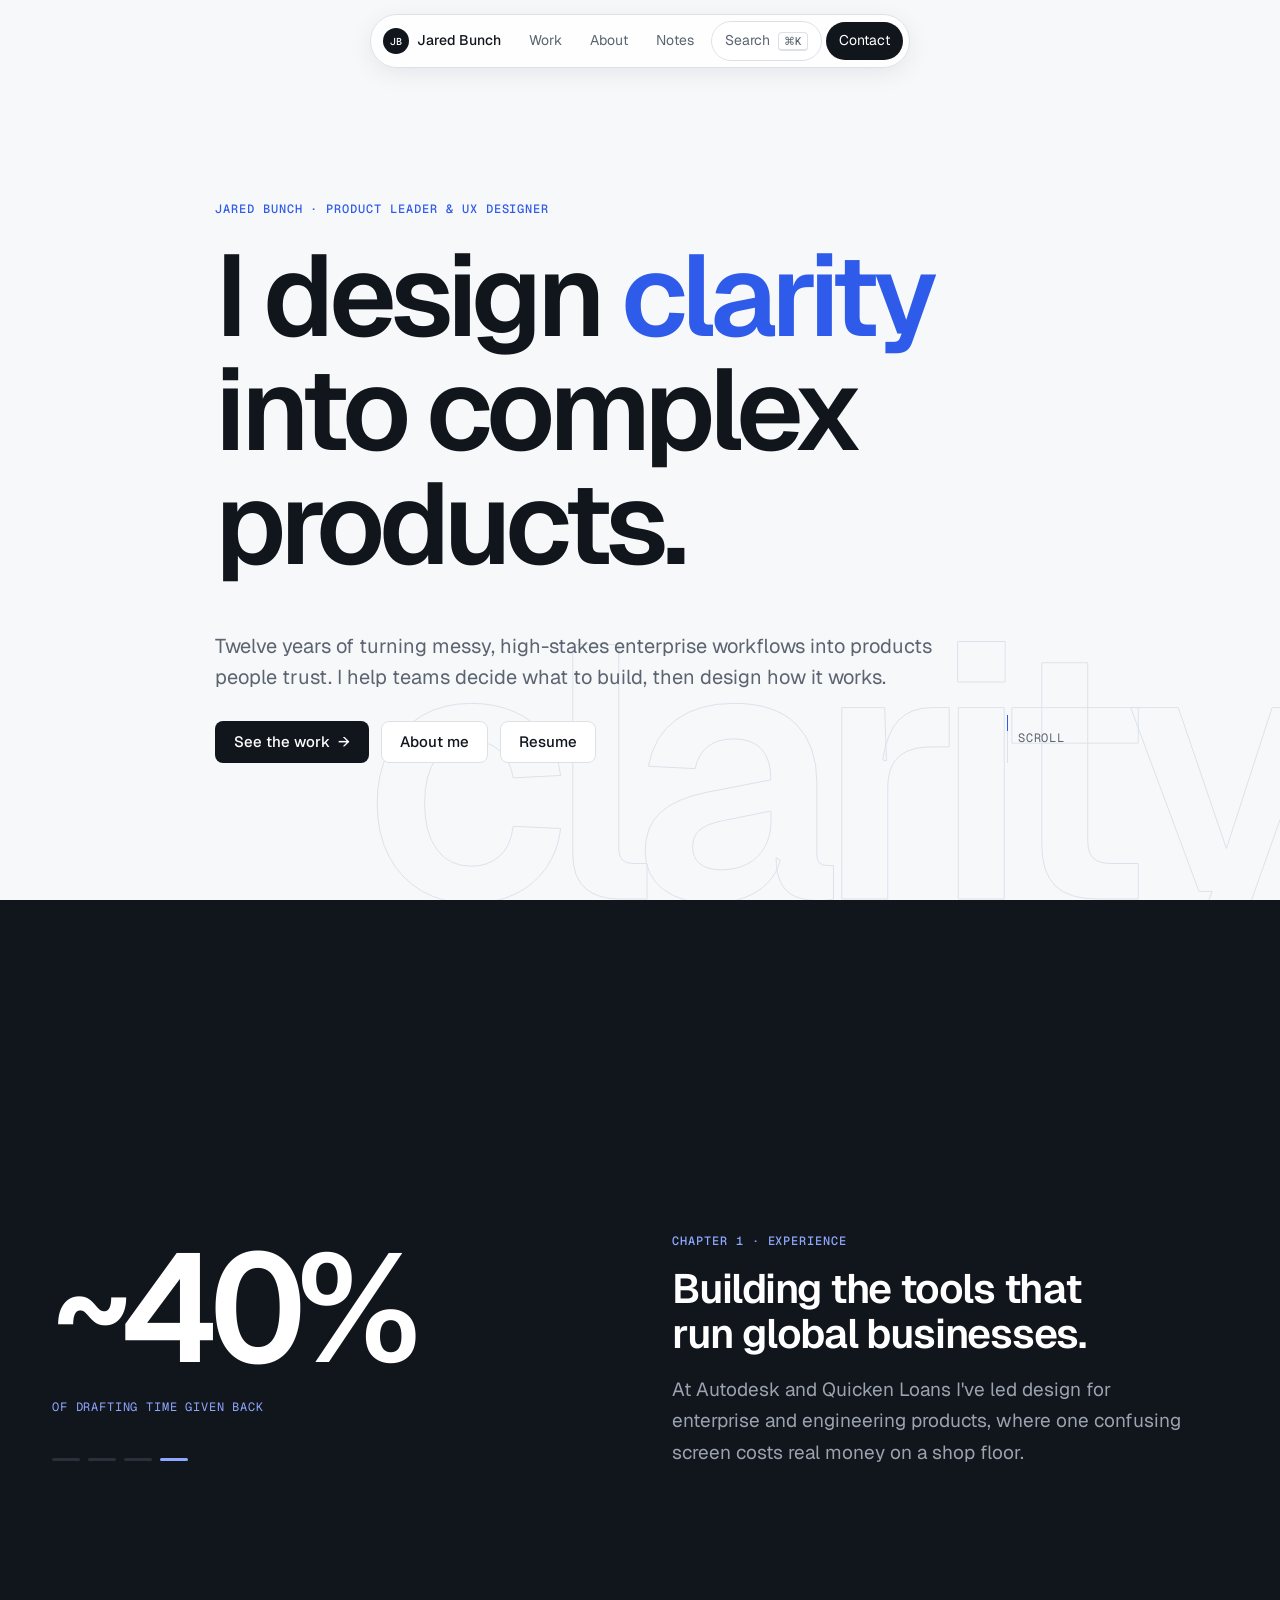
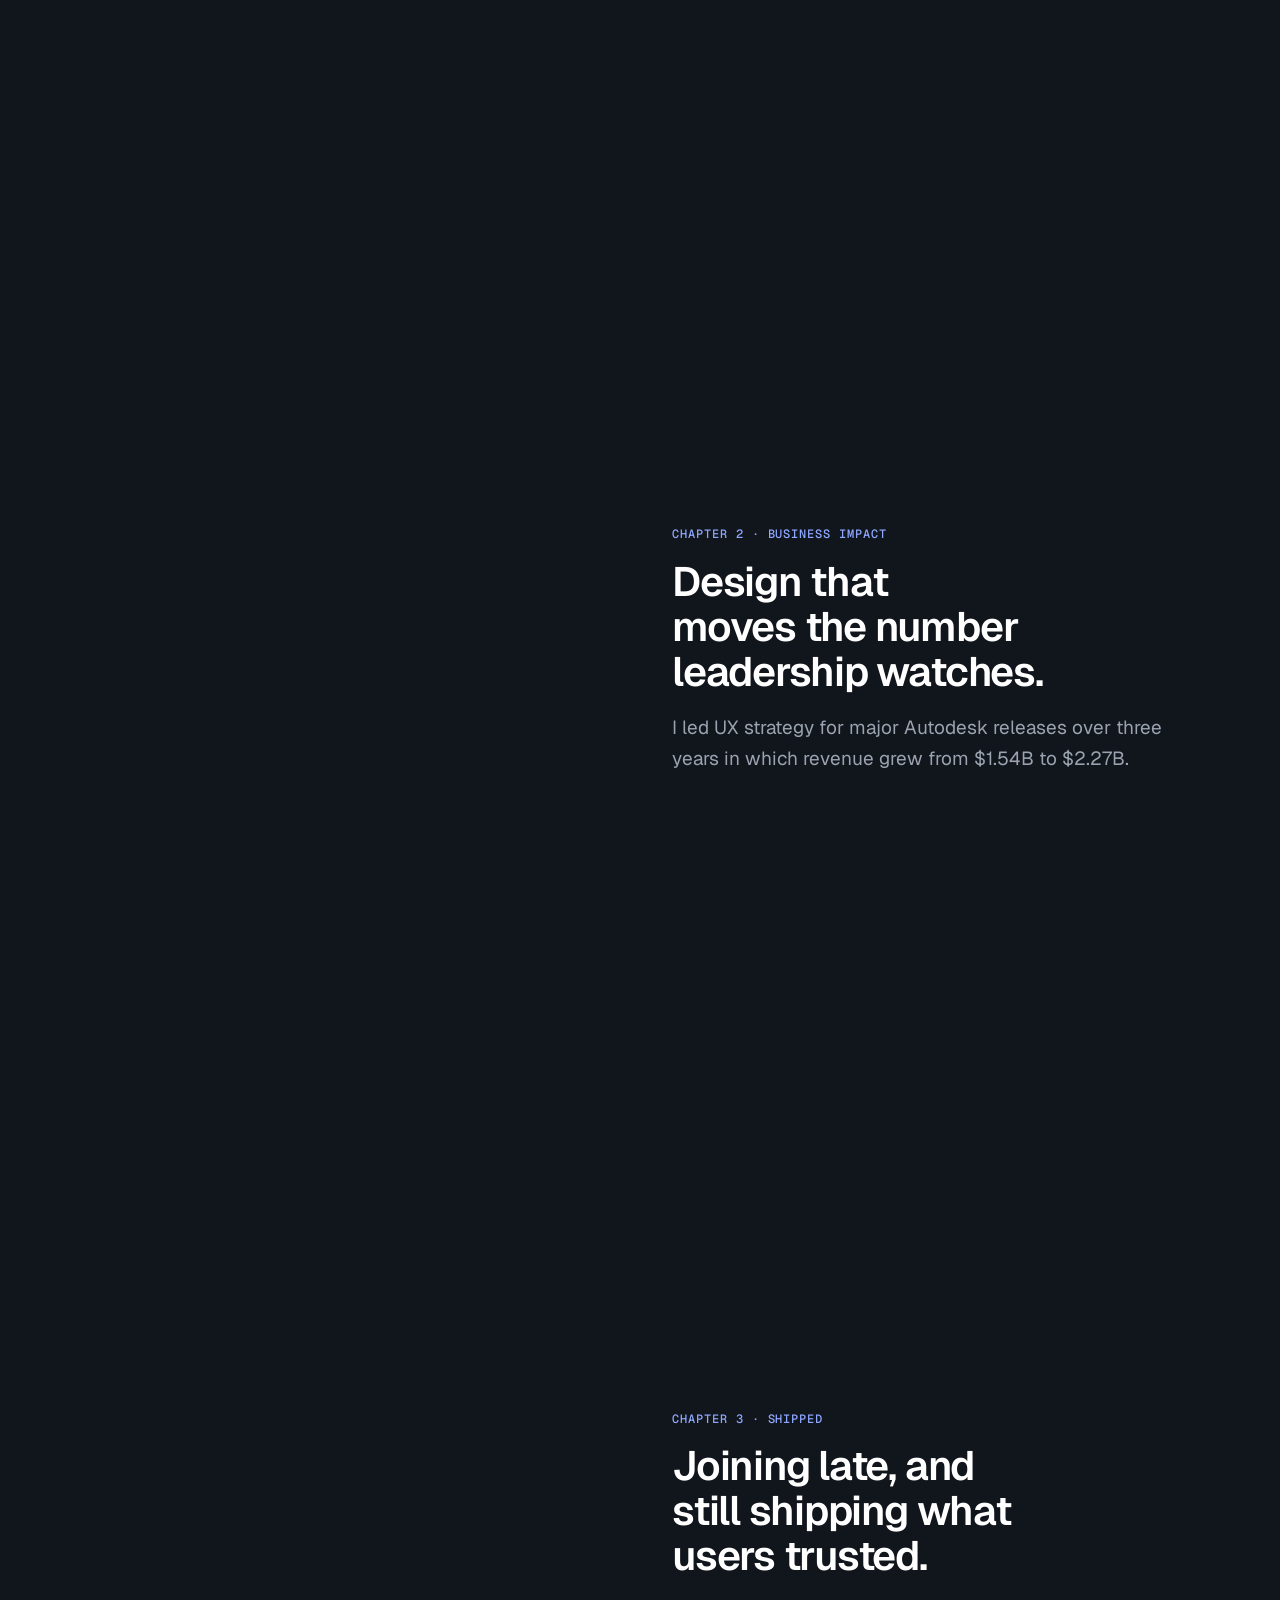
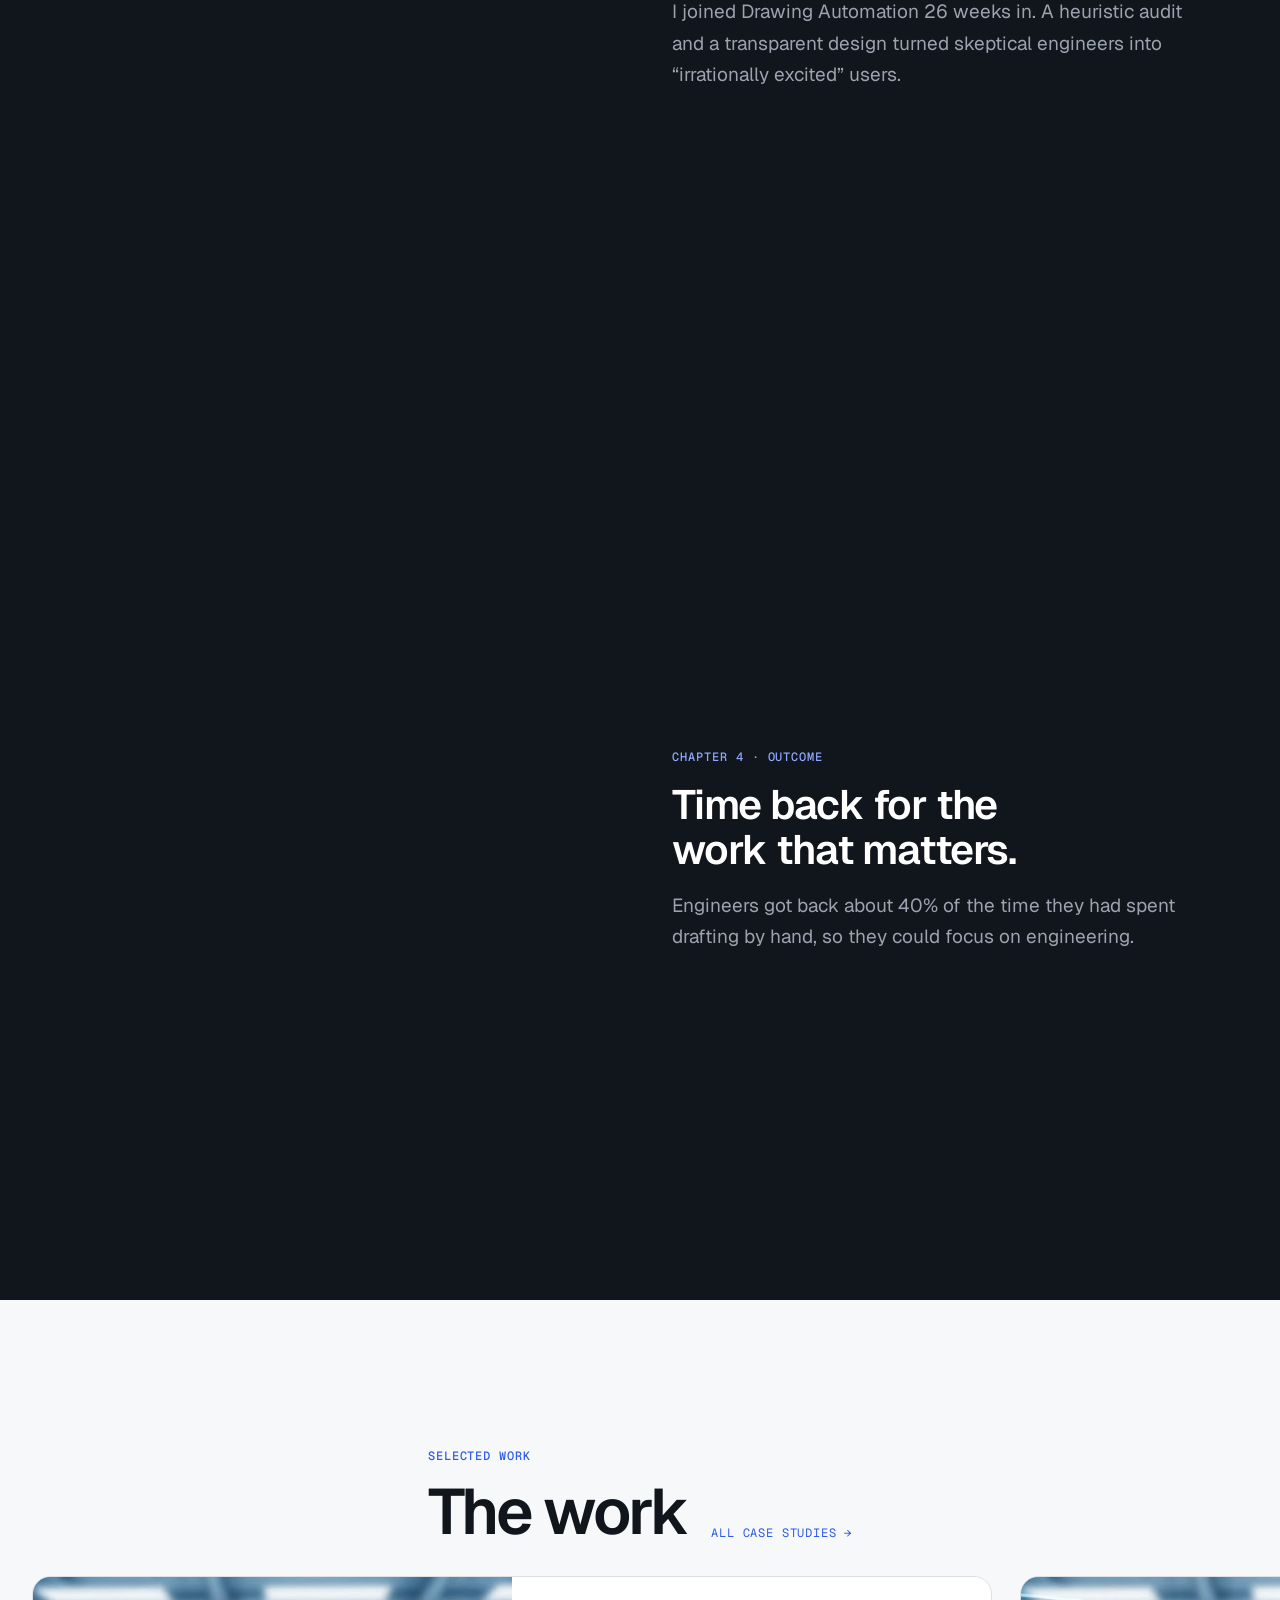
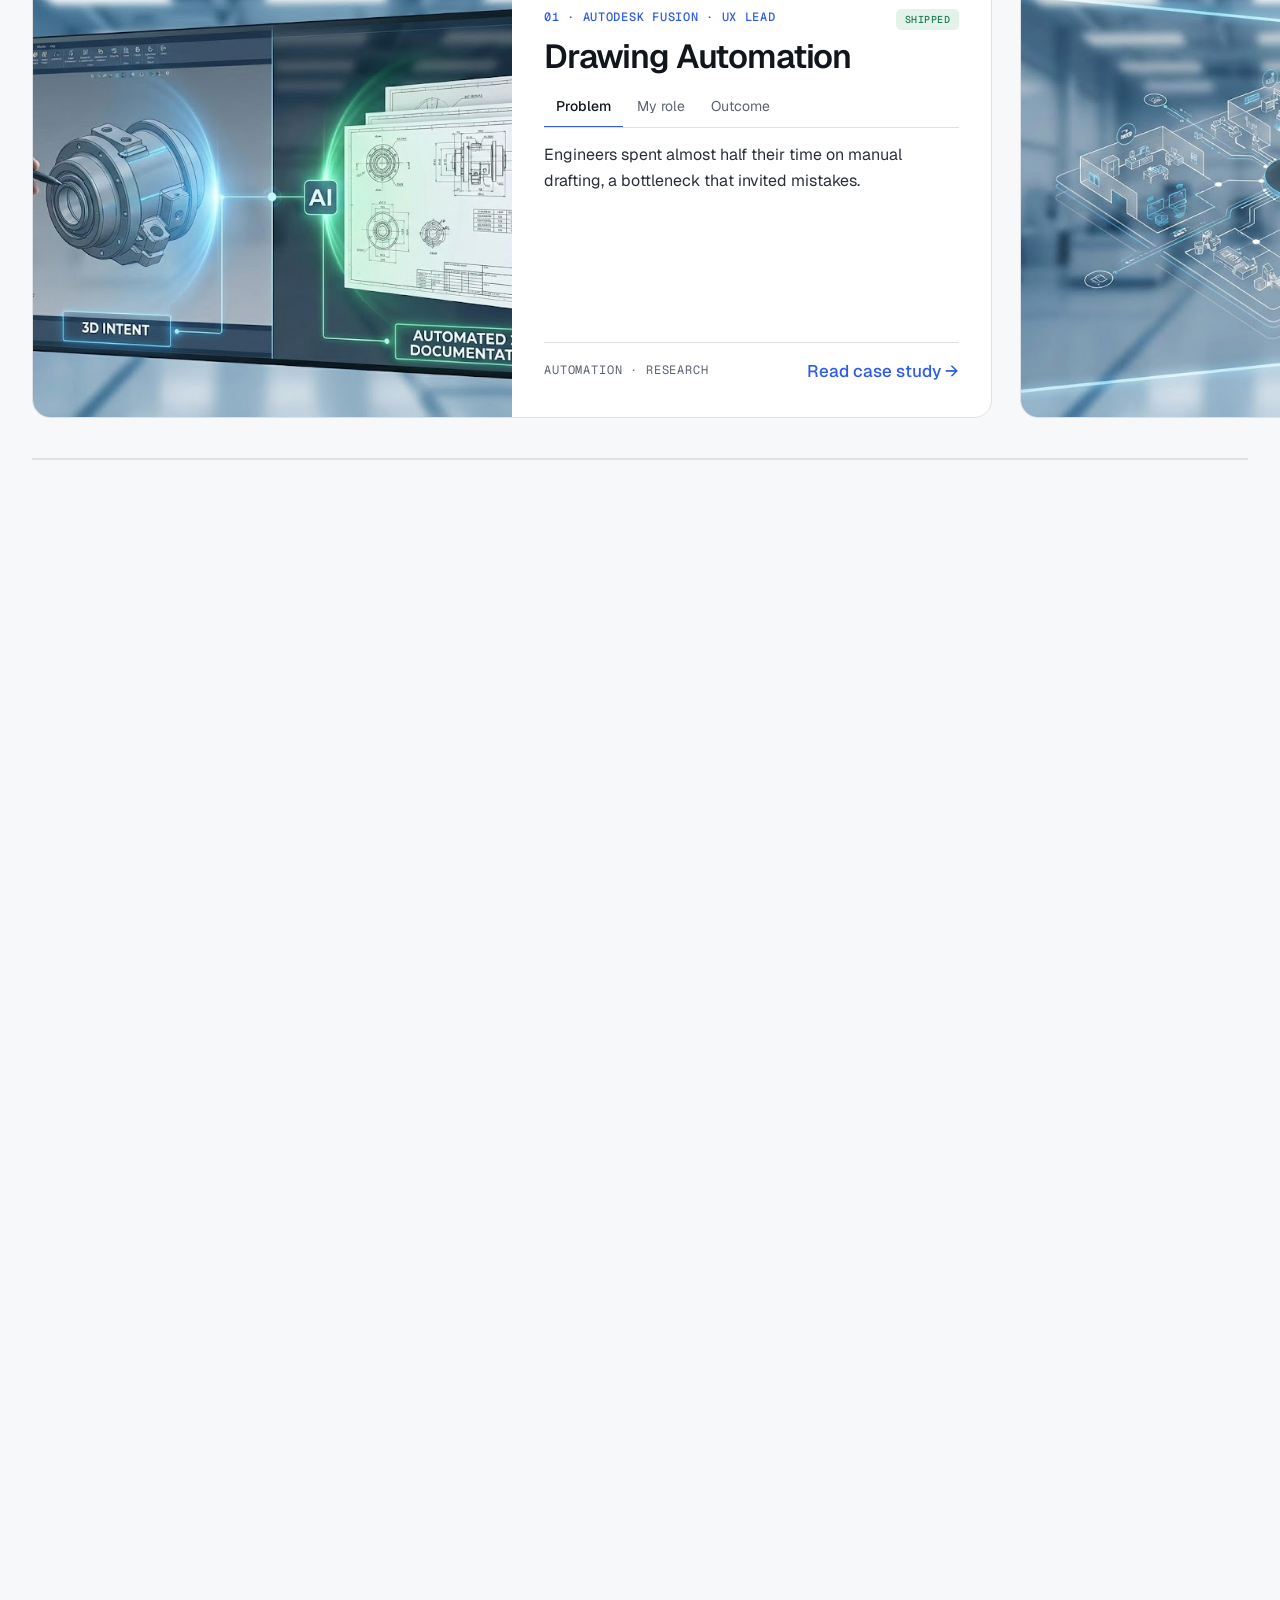
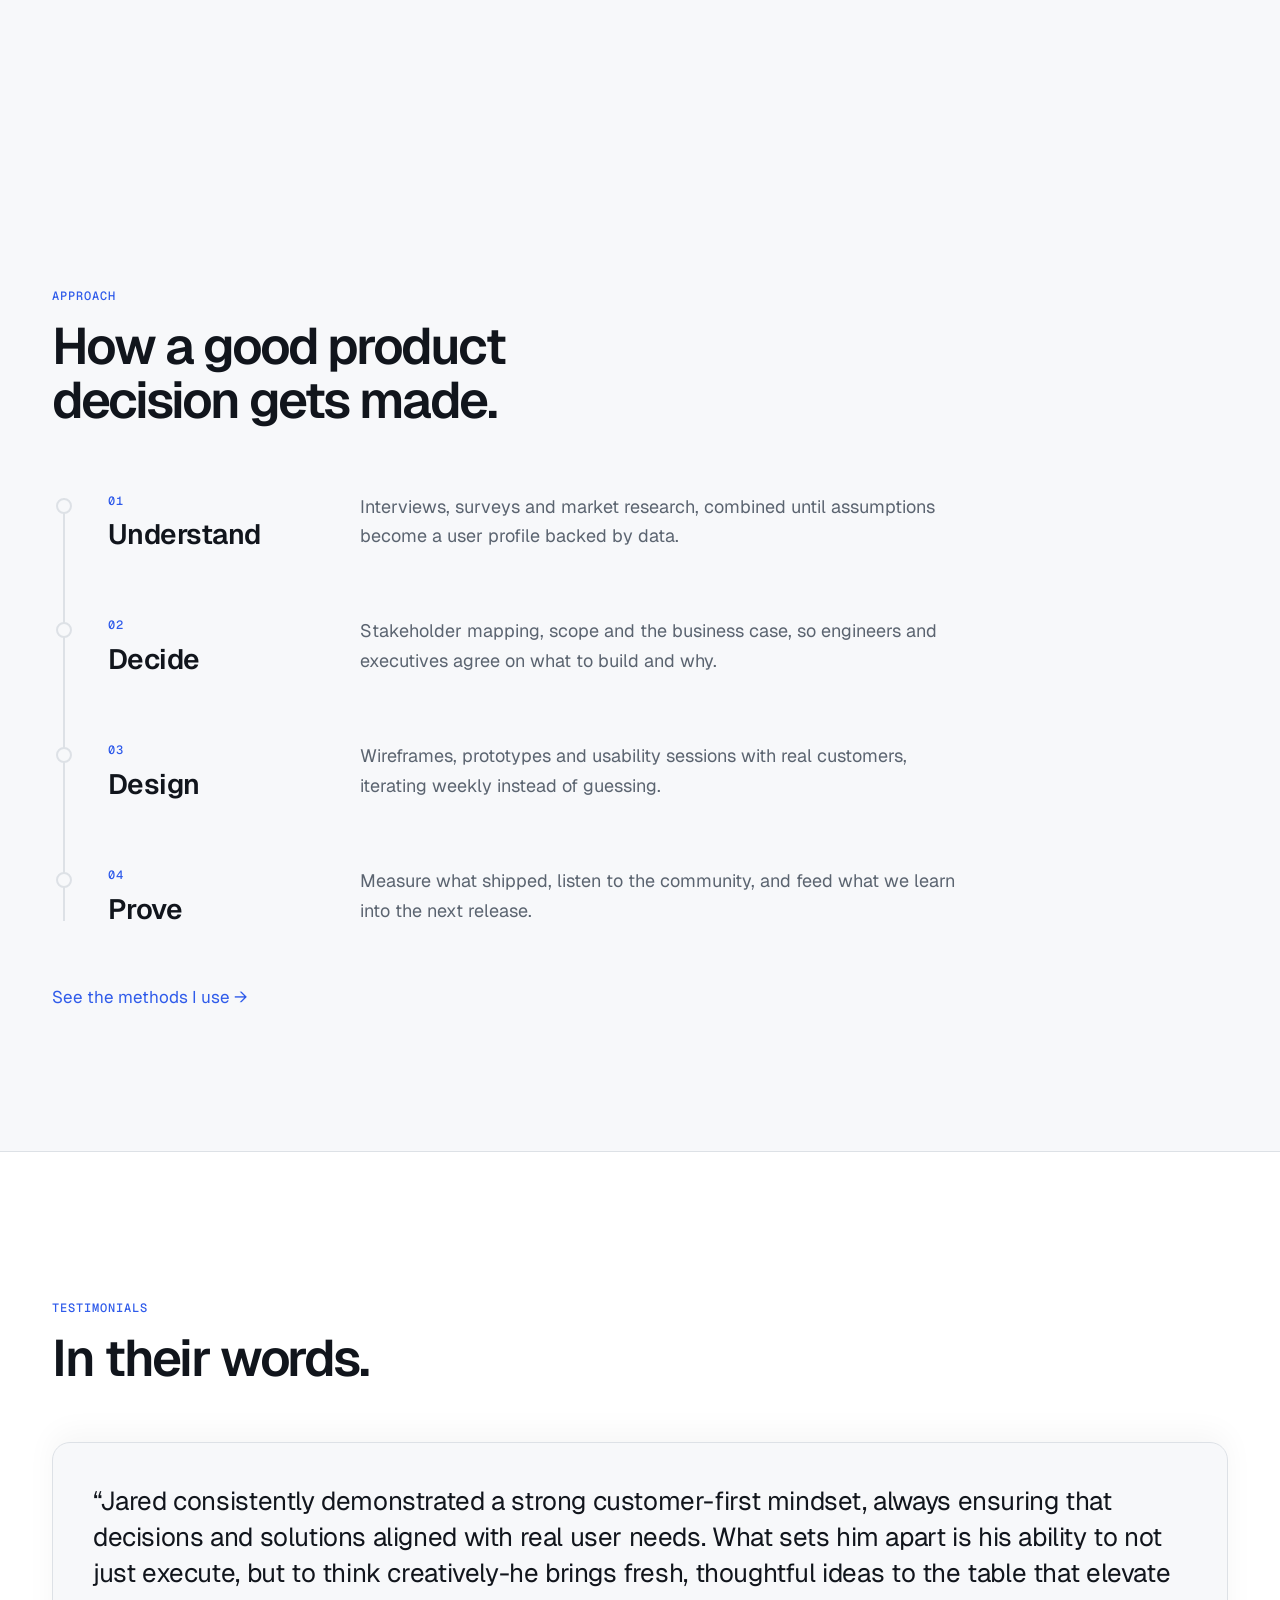
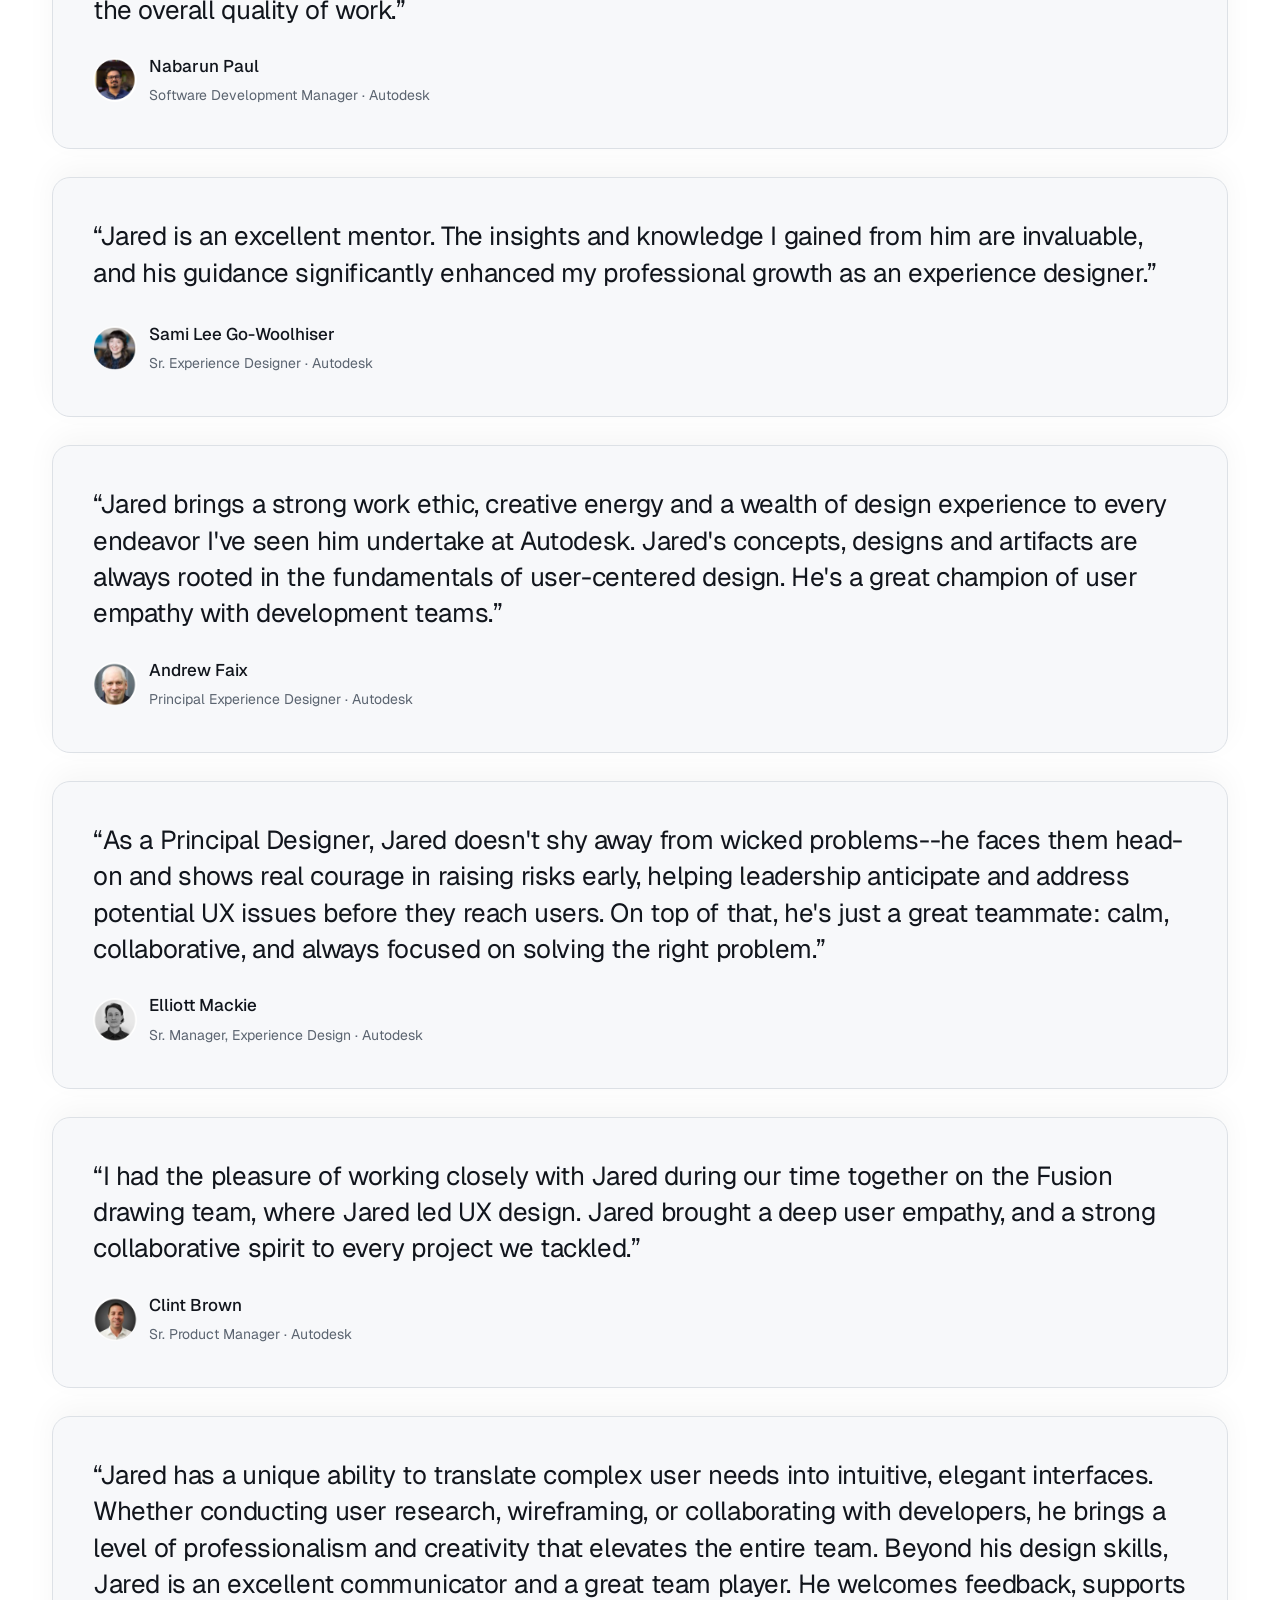
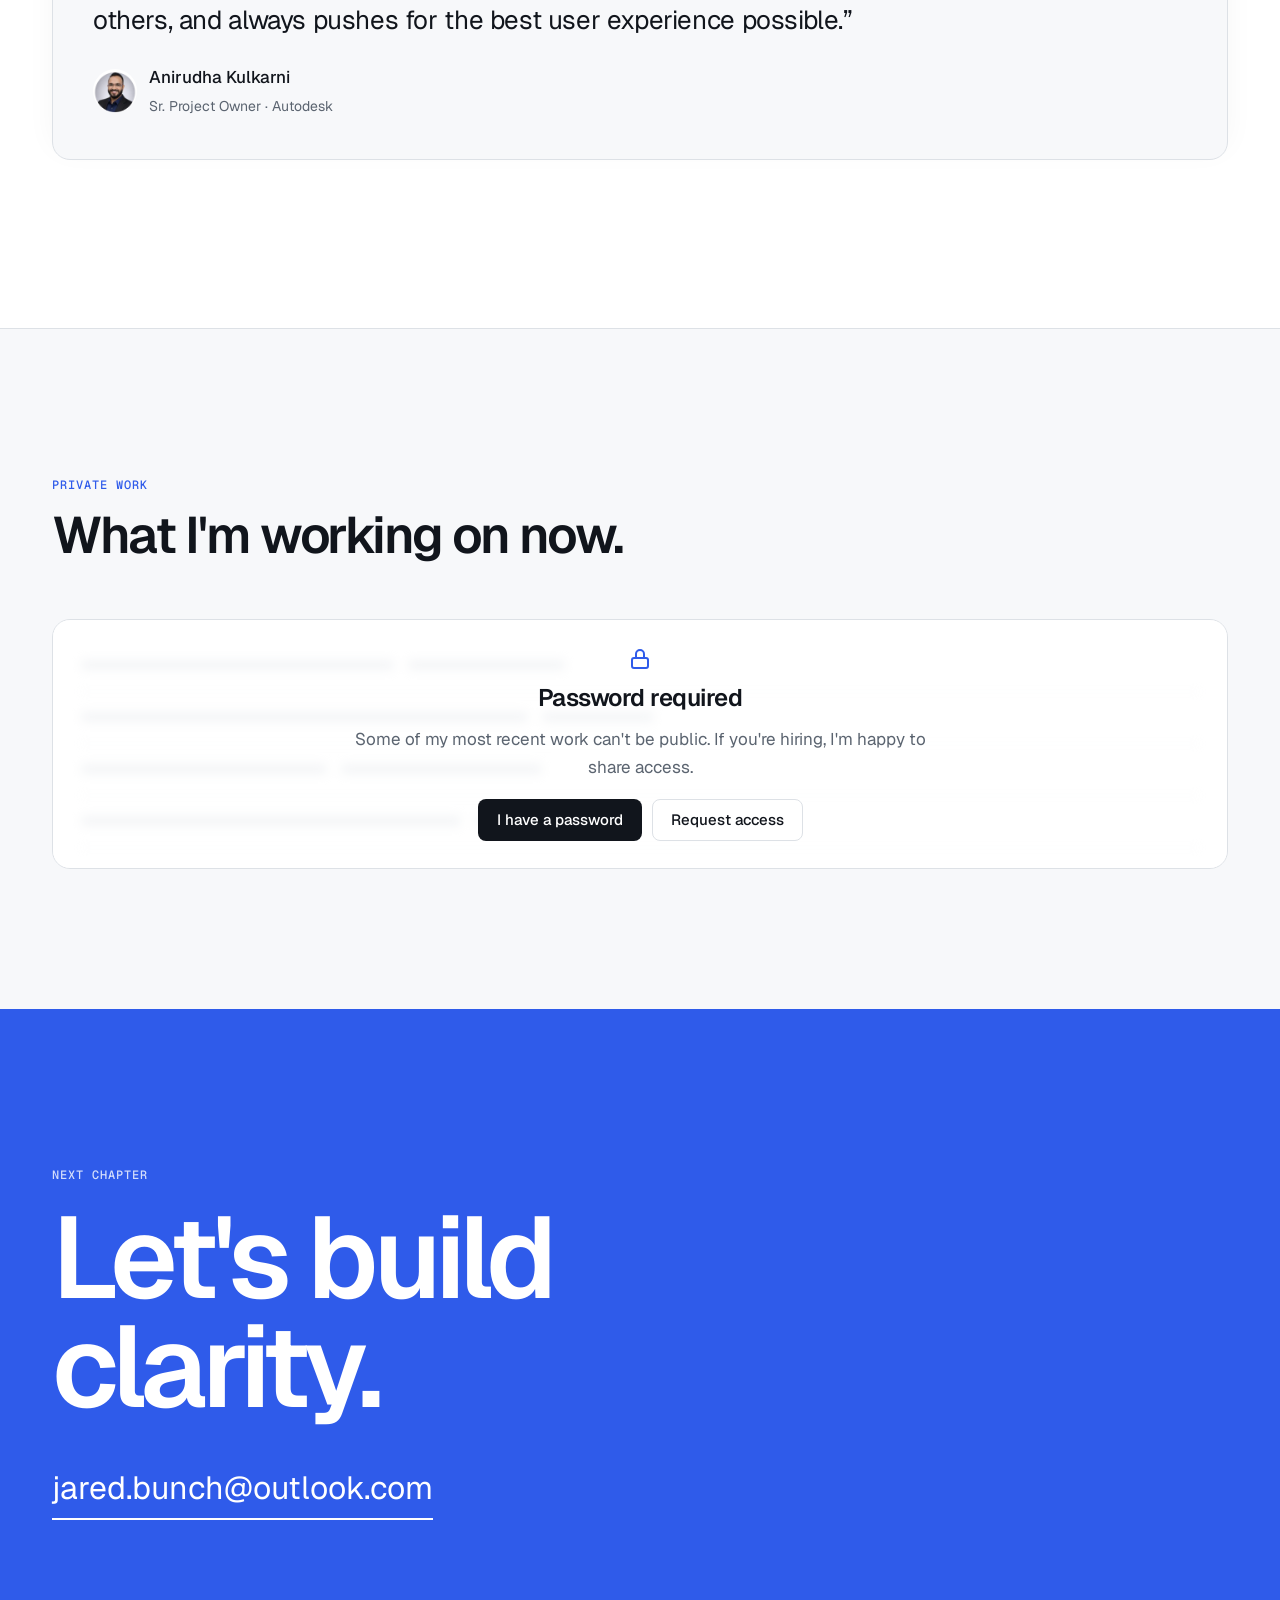
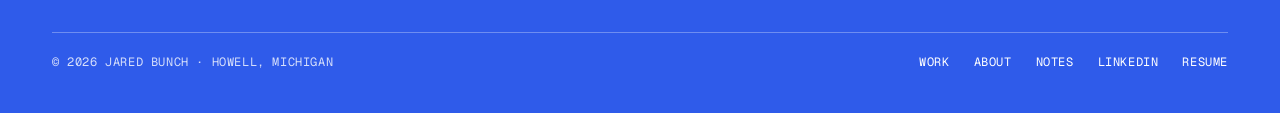
<file: index.html>
<!DOCTYPE html>
<html lang="en">
<head>
  <meta charset="UTF-8">
  <meta name="viewport" content="width=device-width, initial-scale=1.0">
  <title>Jared Bunch | Product Leader &amp; UX Designer</title>
  <meta name="description" content="Jared Bunch designs clarity into complex products: product strategy and UX leadership for the enterprise tools that run global businesses.">
  <meta property="og:type" content="website">
  <meta property="og:title" content="Jared Bunch | Product Leader &amp; UX Designer">
  <meta property="og:description" content="Jared Bunch designs clarity into complex products: product strategy and UX leadership for the enterprise tools that run global businesses.">
  <meta property="og:image" content="https://jaredbunch.com/assets/drawingautomation-hero.jpg">
  <meta name="twitter:card" content="summary_large_image">
  <link rel="icon" type="image/png" href="assets/favicon.png">
  <link rel="preconnect" href="https://fonts.googleapis.com">
  <link rel="preconnect" href="https://fonts.gstatic.com" crossorigin>
  <link href="https://fonts.googleapis.com/css2?family=Geist:wght@400;500;600&family=Geist+Mono:wght@400;500&display=swap" rel="stylesheet">
  <link rel="stylesheet" href="assets/css/site.css">
  <script src="assets/testimonials.js" defer></script>
  <script src="assets/js/site.js" defer></script>
</head>
<body>
  <a class="skip-link" href="#main">Skip to content</a>
  <div class="progress-bar" aria-hidden="true"></div>
  <nav class="site-nav" aria-label="Main">
    <a class="nav-brand" href="index.html"><b>JB</b><span>Jared Bunch</span></a>
    <a class="nav-link" href="work.html">Work</a>
    <a class="nav-link" href="mystory.html">About</a>
    <a class="nav-link" href="notes.html">Notes</a>
    <button class="nav-search" type="button" data-cmdk aria-label="Search the site">Search <kbd>⌘K</kbd></button>
    <button class="nav-menu" type="button" data-cmdk>Menu</button>
    <a class="nav-cta" href="mailto:jared.bunch@outlook.com">Contact</a>
  </nav>

  <main id="main">
    <header class="hero">
      <div class="ghost-word" aria-hidden="true">clarity</div>
      <div class="wrap">
        <span class="eyebrow">Jared Bunch · Product leader &amp; UX designer</span>
        <h1>
          <span class="line"><span>I design <em>clarity</em></span></span>
          <span class="line"><span>into complex</span></span>
          <span class="line"><span>products.</span></span>
        </h1>
        <div class="hero-sub">
          <div>
            <p class="lede">Twelve years of turning messy, high-stakes enterprise workflows into products people trust. I help teams decide what to build, then design how it works.</p>
            <div class="hero-actions">
              <a class="btn btn--primary" href="#work">See the work <span class="arrow" aria-hidden="true">→</span></a>
              <a class="btn btn--secondary" href="mystory.html">About me</a>
              <a class="btn btn--secondary" href="assets/jaredbunch_resume.pdf" target="_blank" rel="noopener">Resume</a>
            </div>
          </div>
          <div class="scroll-cue mono" aria-hidden="true"><i></i>Scroll</div>
        </div>
      </div>
    </header>

    <section class="story" id="impact" aria-label="Impact">
      <div class="wrap story-grid">
        <div class="story-sticky" aria-hidden="true">
          <div class="big-num" id="story-num">12+</div>
          <div class="big-label mono" id="story-label">Years in UX &amp; product</div>
          <div class="dots"><i class="on"></i><i></i><i></i><i></i></div>
        </div>
        <div>
          <article class="chapter" data-num="12" data-suffix="+" data-label="Years in UX &amp; product">
            <span class="inline-num">12+</span>
            <span class="eyebrow">Chapter 1 · Experience</span>
            <h2>Building the tools that run global businesses.</h2>
            <p>At Autodesk and Quicken Loans I've led design for enterprise and engineering products, where one confusing screen costs real money on a shop floor.</p>
          </article>
          <article class="chapter" data-num="2.27" data-prefix="$" data-suffix="B" data-dec="2" data-label="Revenue, up from $1.54B">
            <span class="inline-num">$2.27B</span>
            <span class="eyebrow">Chapter 2 · Business impact</span>
            <h2>Design that moves the number leadership watches.</h2>
            <p>I led UX strategy for major Autodesk releases over three years in which revenue grew from $1.54B to $2.27B.</p>
          </article>
          <article class="chapter" data-num="356000" data-label="Drawings automated in year one">
            <span class="inline-num">356K</span>
            <span class="eyebrow">Chapter 3 · Shipped</span>
            <h2>Joining late, and still shipping what users trusted.</h2>
            <p>I joined Drawing Automation 26 weeks in. A heuristic audit and a transparent design turned skeptical engineers into “irrationally excited” users.</p>
          </article>
          <article class="chapter" data-num="40" data-prefix="~" data-suffix="%" data-label="Of drafting time given back">
            <span class="inline-num">~40%</span>
            <span class="eyebrow">Chapter 4 · Outcome</span>
            <h2>Time back for the work that matters.</h2>
            <p>Engineers got back about 40% of the time they had spent drafting by hand, so they could focus on engineering.</p>
          </article>
        </div>
      </div>
    </section>

    <section class="rail-section" id="work" aria-label="Selected work">
      <div class="rail-sticky">
        <div class="wrap rail-head">
          <div><span class="eyebrow">Selected work</span><h2 style="margin-top:12px">The work</h2></div>
          <a class="mono" href="work.html">All case studies →</a>
        </div>
        <div class="rail">
        <article class="work-card" data-tags="product ux research">
          <a class="work-card-img" href="Drawing-Automation.html" tabindex="-1" aria-hidden="true"><img src="assets/drawingautomation-hero.jpg" alt="" loading="lazy"></a>
          <div class="work-card-body">
            <div data-tabs>
              <div class="work-card-top"><span class="work-card-meta">01 · Autodesk Fusion · UX Lead</span><span class="badge badge--pos">Shipped</span></div>
              <h3><a href="Drawing-Automation.html">Drawing Automation</a></h3>
              <div class="tabs" role="tablist" aria-label="Drawing Automation summary">
                <button type="button" role="tab">Problem</button><button type="button" role="tab">My role</button><button type="button" role="tab">Outcome</button>
              </div>
              <div class="tabpanel" role="tabpanel">Engineers spent almost half their time on manual drafting, a bottleneck that invited mistakes.</div>
              <div class="tabpanel" role="tabpanel">Joined 26 weeks in. Ran a heuristic audit and refocused the team on transparency and user trust.</div>
              <div class="tabpanel" role="tabpanel">356,000 drawings generated in year one, saving about 40% of drafting time.</div>
            </div>
            <div class="work-card-foot"><span class="mono muted">Automation · Research</span><a href="Drawing-Automation.html">Read case study <span class="arrow" aria-hidden="true">→</span></a></div>
          </div>
        </article>
        <article class="work-card" data-tags="product ux research">
          <a class="work-card-img" href="factory-design.html" tabindex="-1" aria-hidden="true"><img src="assets/factorydesignvision-hero.jpg" alt="" loading="lazy"></a>
          <div class="work-card-body">
            <div data-tabs>
              <div class="work-card-top"><span class="work-card-meta">02 · Autodesk · Principal Designer</span><span class="badge">Vision</span></div>
              <h3><a href="factory-design.html">Factory Design Vision</a></h3>
              <div class="tabs" role="tablist" aria-label="Factory Design Vision summary">
                <button type="button" role="tab">Problem</button><button type="button" role="tab">My role</button><button type="button" role="tab">Outcome</button>
              </div>
              <div class="tabpanel" role="tabpanel">Teams planned factories in silos without shared data, leading to expensive mistakes during construction.</div>
              <div class="tabpanel" role="tabpanel">Aligned global leaders and a division VP, and defined the product vision for one unified system.</div>
              <div class="tabpanel" role="tabpanel">The vision led directly to the Factory Common Data Environment, moving the product into a cloud-first era.</div>
            </div>
            <div class="work-card-foot"><span class="mono muted">Strategy · Vision</span><a href="factory-design.html">Read case study <span class="arrow" aria-hidden="true">→</span></a></div>
          </div>
        </article>
        <article class="work-card" data-tags="ux research">
          <a class="work-card-img" href="processanalysis.html" tabindex="-1" aria-hidden="true"><img src="assets/pahero.png" alt="" loading="lazy"></a>
          <div class="work-card-body">
            <div data-tabs>
              <div class="work-card-top"><span class="work-card-meta">03 · Autodesk · Lead Designer</span><span class="badge">Simulation</span></div>
              <h3><a href="processanalysis.html">Process Analysis</a></h3>
              <div class="tabs" role="tablist" aria-label="Process Analysis summary">
                <button type="button" role="tab">Problem</button><button type="button" role="tab">My role</button><button type="button" role="tab">Outcome</button>
              </div>
              <div class="tabpanel" role="tabpanel">Static reports forced planners to re-run simulations every time they changed a design.</div>
              <div class="tabpanel" role="tabpanel">Led SMEs and customers through process mapping and reframed what reporting should be.</div>
              <div class="tabpanel" role="tabpanel">Real-time simulation monitoring built into the design process.</div>
            </div>
            <div class="work-card-foot"><span class="mono muted">Data · Workflow</span><a href="processanalysis.html">Read case study <span class="arrow" aria-hidden="true">→</span></a></div>
          </div>
        </article>
        <article class="work-card" data-tags="product ux concept">
          <a class="work-card-img" href="fairplayengine.html" tabindex="-1" aria-hidden="true"><img src="assets/fairplaylineup-web1920x1080-Lineup.jpg" alt="" loading="lazy"></a>
          <div class="work-card-body">
            <div data-tabs>
              <div class="work-card-top"><span class="work-card-meta">04 · Product concept · Sole designer</span><span class="badge badge--pos">In progress</span></div>
              <h3><a href="fairplayengine.html">Fair Play Lineup</a></h3>
              <div class="tabs" role="tablist" aria-label="Fair Play Lineup summary">
                <button type="button" role="tab">Problem</button><button type="button" role="tab">My role</button><button type="button" role="tab">Outcome</button>
              </div>
              <div class="tabpanel" role="tabpanel">Volunteer coaches struggle to keep lineups fair and within league rules during a live game.</div>
              <div class="tabpanel" role="tabpanel">Defined the logic layer and IA, then used Figma Make (AI) to prototype quickly.</div>
              <div class="tabpanel" role="tabpanel">Automatic fair rotations, rule checks and transparent post-game reports.</div>
            </div>
            <div class="work-card-foot"><span class="mono muted">Mobile · AI-assisted</span><a href="fairplayengine.html">Read case study <span class="arrow" aria-hidden="true">→</span></a></div>
          </div>
        </article>
        </div>
        <div class="rail-progress" aria-hidden="true"><i></i></div>
      </div>
    </section>

    <section class="section" id="approach">
      <div class="wrap">
        <span class="eyebrow">Approach</span>
        <h2 style="margin-top:12px;max-width:12em">How a good product decision gets made.</h2>
        <div class="steps-line">
          <div class="fill" aria-hidden="true"></div>
          <div class="step"><div><span class="eyebrow">01</span><h3>Understand</h3></div><p>Interviews, surveys and market research, combined until assumptions become a user profile backed by data.</p></div>
          <div class="step"><div><span class="eyebrow">02</span><h3>Decide</h3></div><p>Stakeholder mapping, scope and the business case, so engineers and executives agree on what to build and why.</p></div>
          <div class="step"><div><span class="eyebrow">03</span><h3>Design</h3></div><p>Wireframes, prototypes and usability sessions with real customers, iterating weekly instead of guessing.</p></div>
          <div class="step"><div><span class="eyebrow">04</span><h3>Prove</h3></div><p>Measure what shipped, listen to the community, and feed what we learn into the next release.</p></div>
        </div>
        <p style="margin-top:56px"><a href="mystory.html#toolbox">See the methods I use <span class="arrow" aria-hidden="true">→</span></a></p>
      </div>
    </section>

    <section class="section section--white" id="testimonials">
      <div class="wrap">
        <span class="eyebrow">Testimonials</span>
        <h2 style="margin-top:12px">In their words.</h2>
        <div class="quote-stack" id="testimonial-stack"></div>
      </div>
    </section>

    <section class="section" id="private">
      <div class="wrap">
        <div class="section-head"><span class="eyebrow">Private work</span><h2>What I'm working on now.</h2></div>
        <div class="locked">
          <div class="locked-rows" aria-hidden="true">
            <div><i style="width:28%"></i><i style="width:14%"></i></div><div><i style="width:40%"></i><i style="width:10%"></i></div><div><i style="width:22%"></i><i style="width:18%"></i></div><div><i style="width:34%"></i><i style="width:12%"></i></div>
          </div>
          <div class="locked-over">
            <svg class="lock-icon" width="24" height="24" viewBox="0 0 24 24" fill="none" stroke="currentColor" stroke-width="2" aria-hidden="true"><rect x="4" y="11" width="16" height="10" rx="2"/><path d="M8 11V7a4 4 0 0 1 8 0v4"/></svg>
            <h3>Password required</h3>
            <p>Some of my most recent work can't be public. If you're hiring, I'm happy to share access.</p>
            <div class="actions">
              <a class="btn btn--primary" href="private/">I have a password</a>
              <a class="btn btn--secondary" href="mailto:jared.bunch@outlook.com?subject=Access%20to%20private%20work">Request access</a>
            </div>
          </div>
        </div>
      </div>
    </section>
  </main>

  <footer class="site-footer">
    <div class="wrap">
      <span class="eyebrow">Next chapter</span>
      <h2>Let's build<br>clarity.</h2>
      <a class="footer-email" href="mailto:jared.bunch@outlook.com">jared.bunch@outlook.com</a>
      <div class="footer-meta">
        <span>© 2026 Jared Bunch · Howell, Michigan</span>
        <nav aria-label="Footer">
          <a href="work.html">Work</a>
          <a href="mystory.html">About</a>
          <a href="notes.html">Notes</a>
          <a href="https://www.linkedin.com/in/jaredabunch" target="_blank" rel="noopener">LinkedIn</a>
          <a href="assets/jaredbunch_resume.pdf" target="_blank" rel="noopener">Resume</a>
        </nav>
      </div>
    </div>
  </footer>
</body>
</html>
</file>
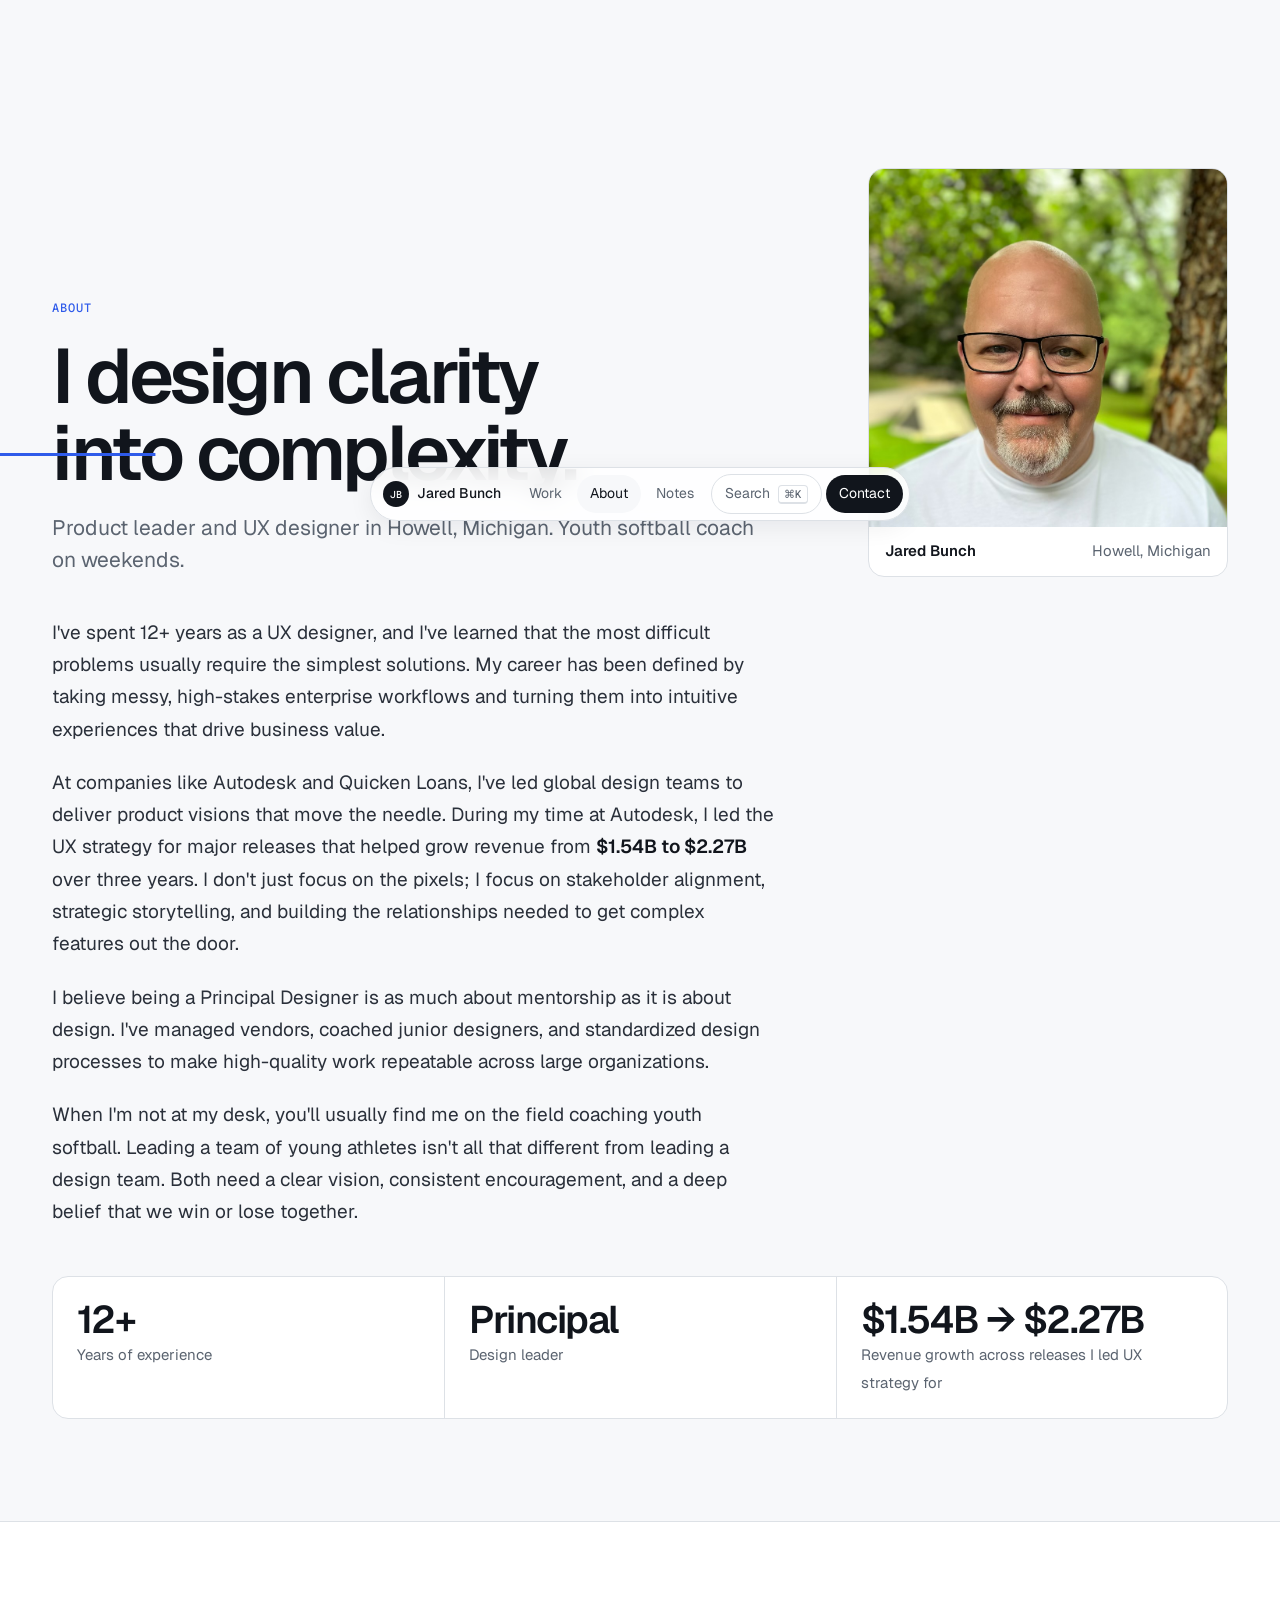
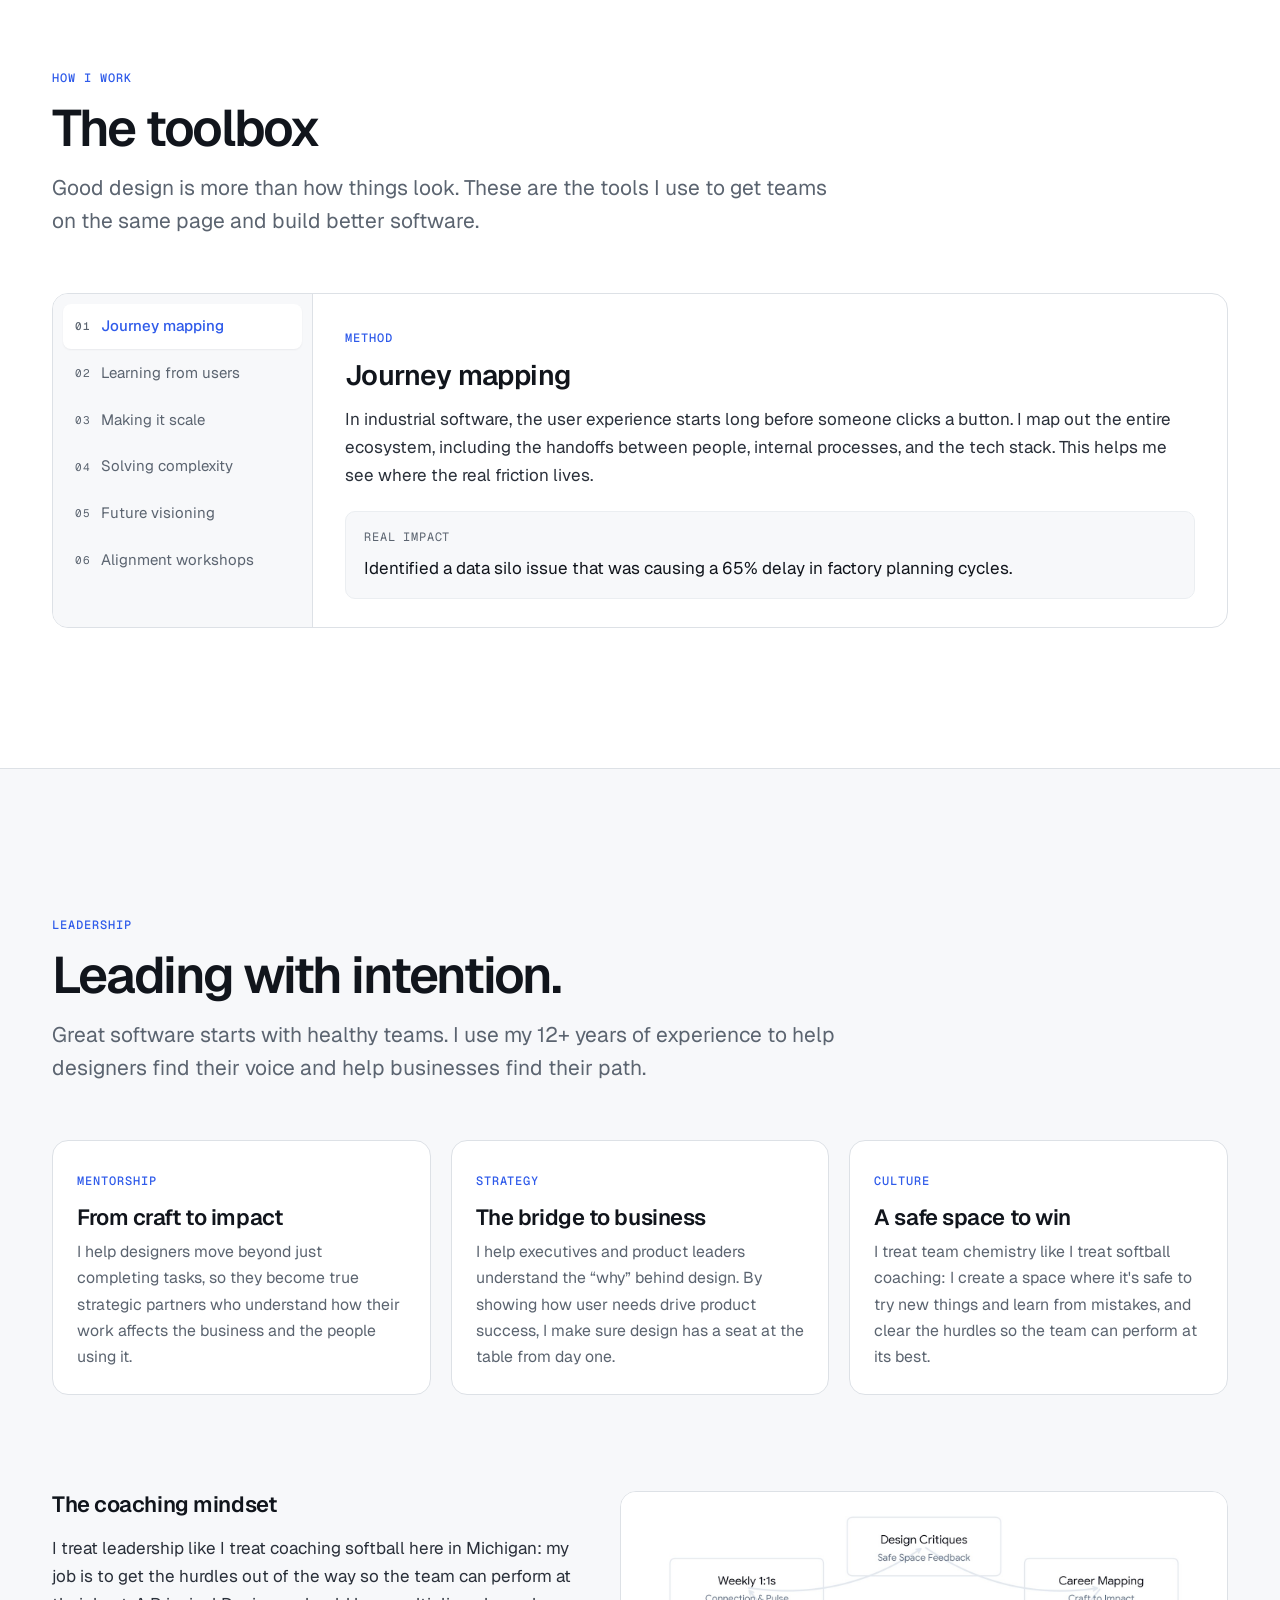
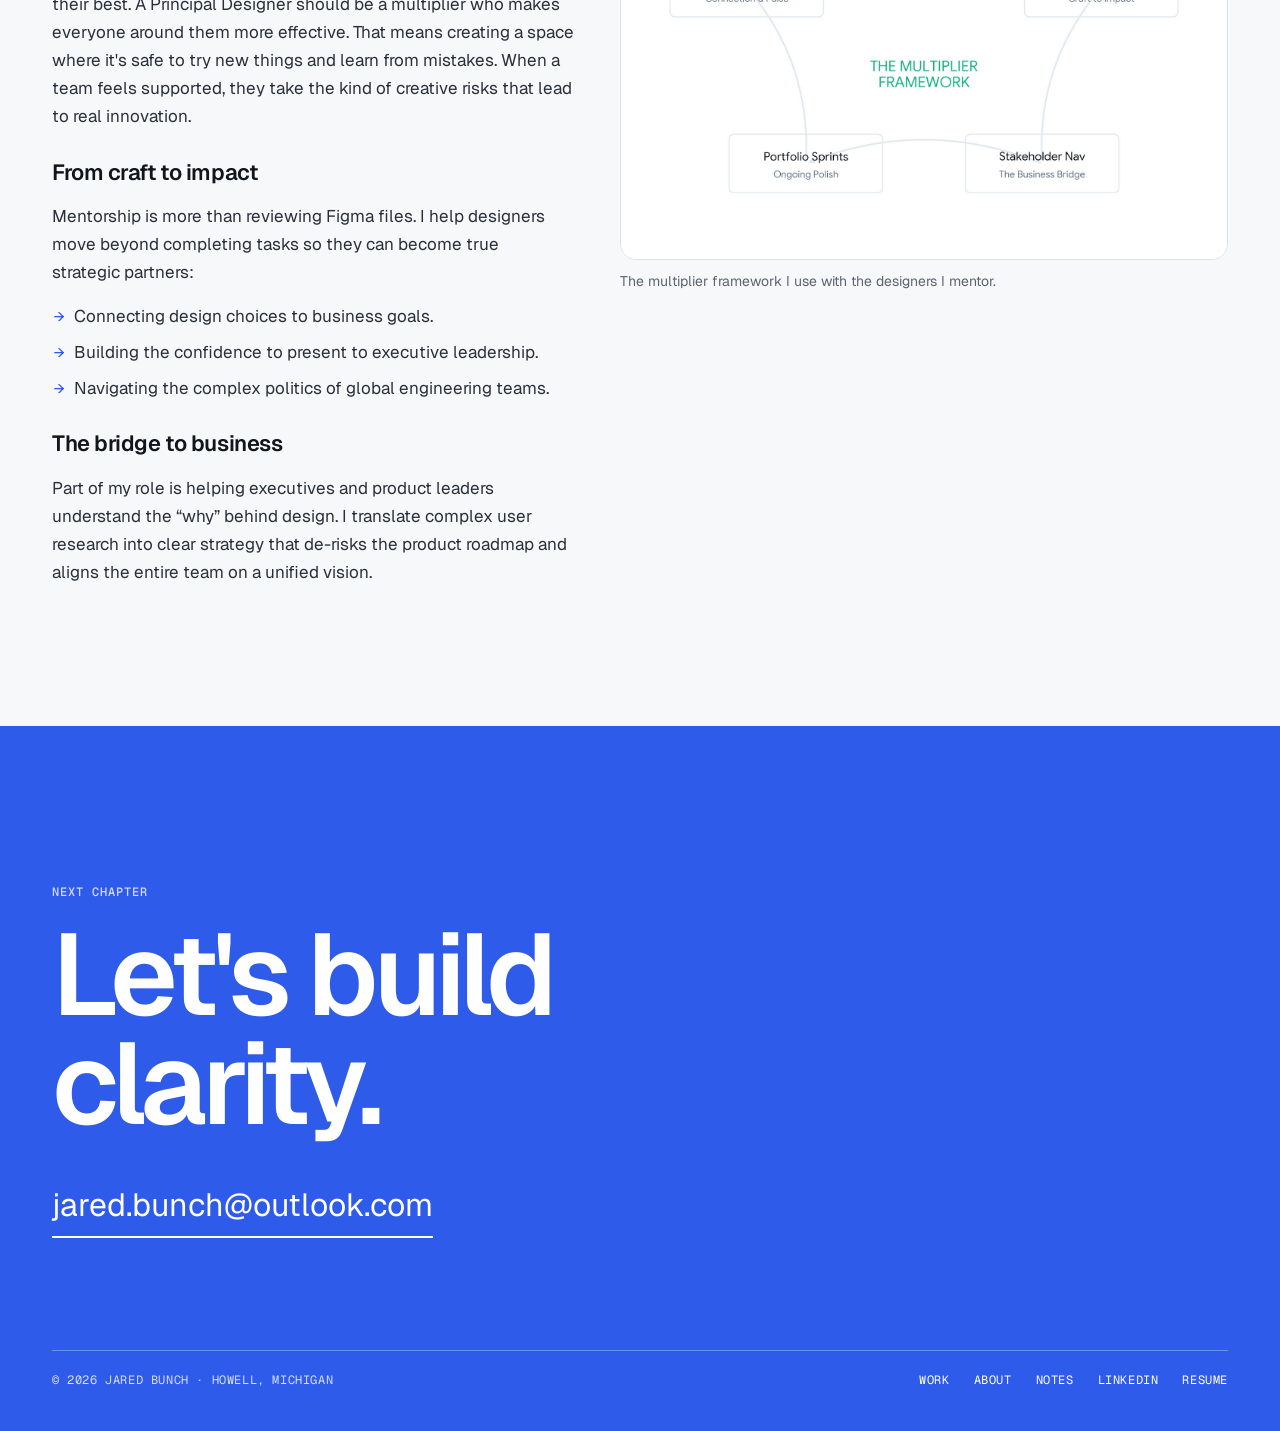
<file: leadership-coaching.html>
<!DOCTYPE html>
<html lang="en">
<head>
  <meta charset="UTF-8">
  <title>Leadership &amp; Coaching | Jared Bunch</title>
  <meta http-equiv="refresh" content="0; url=mystory.html#leadership">
  <link rel="canonical" href="https://jaredbunch.com/mystory.html#leadership">
</head>
<body>
  <p>This page has moved to <a href="mystory.html#leadership">About → Leadership</a>.</p>
</body>
</html>
</file>
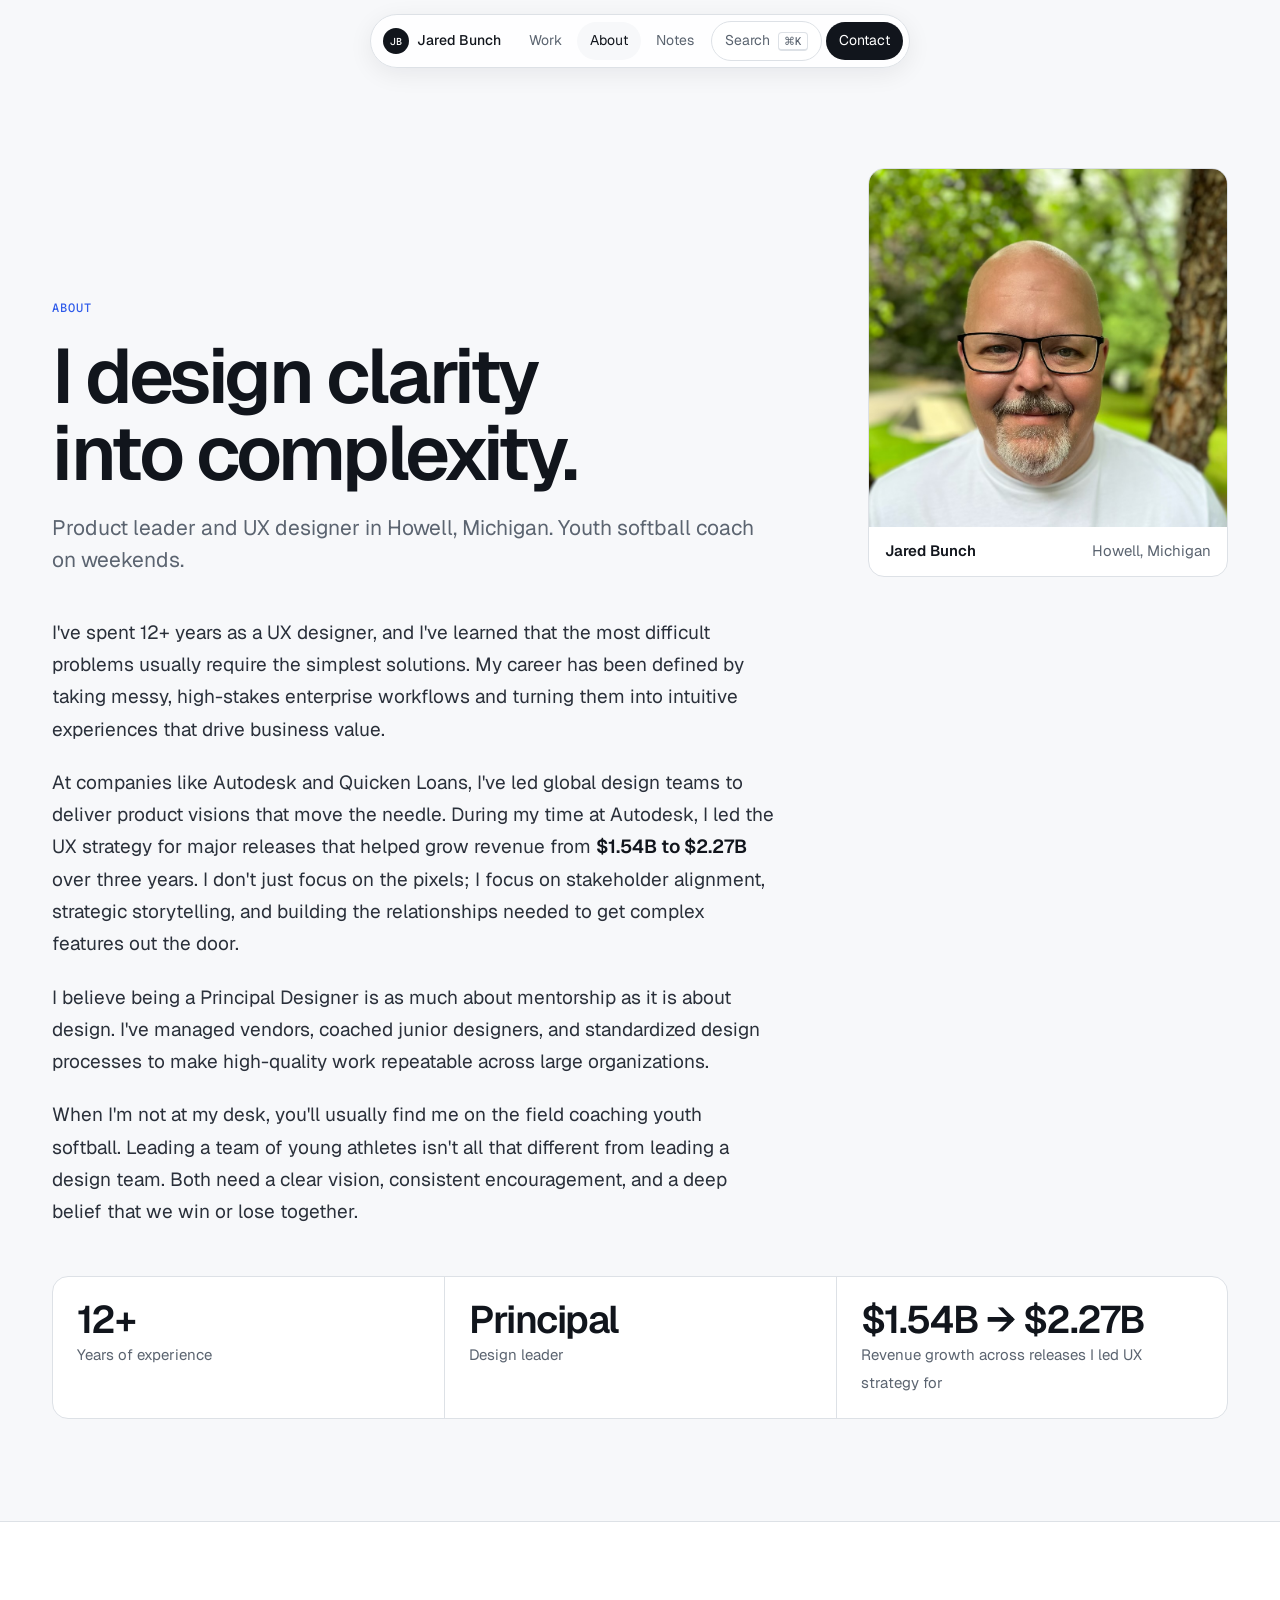
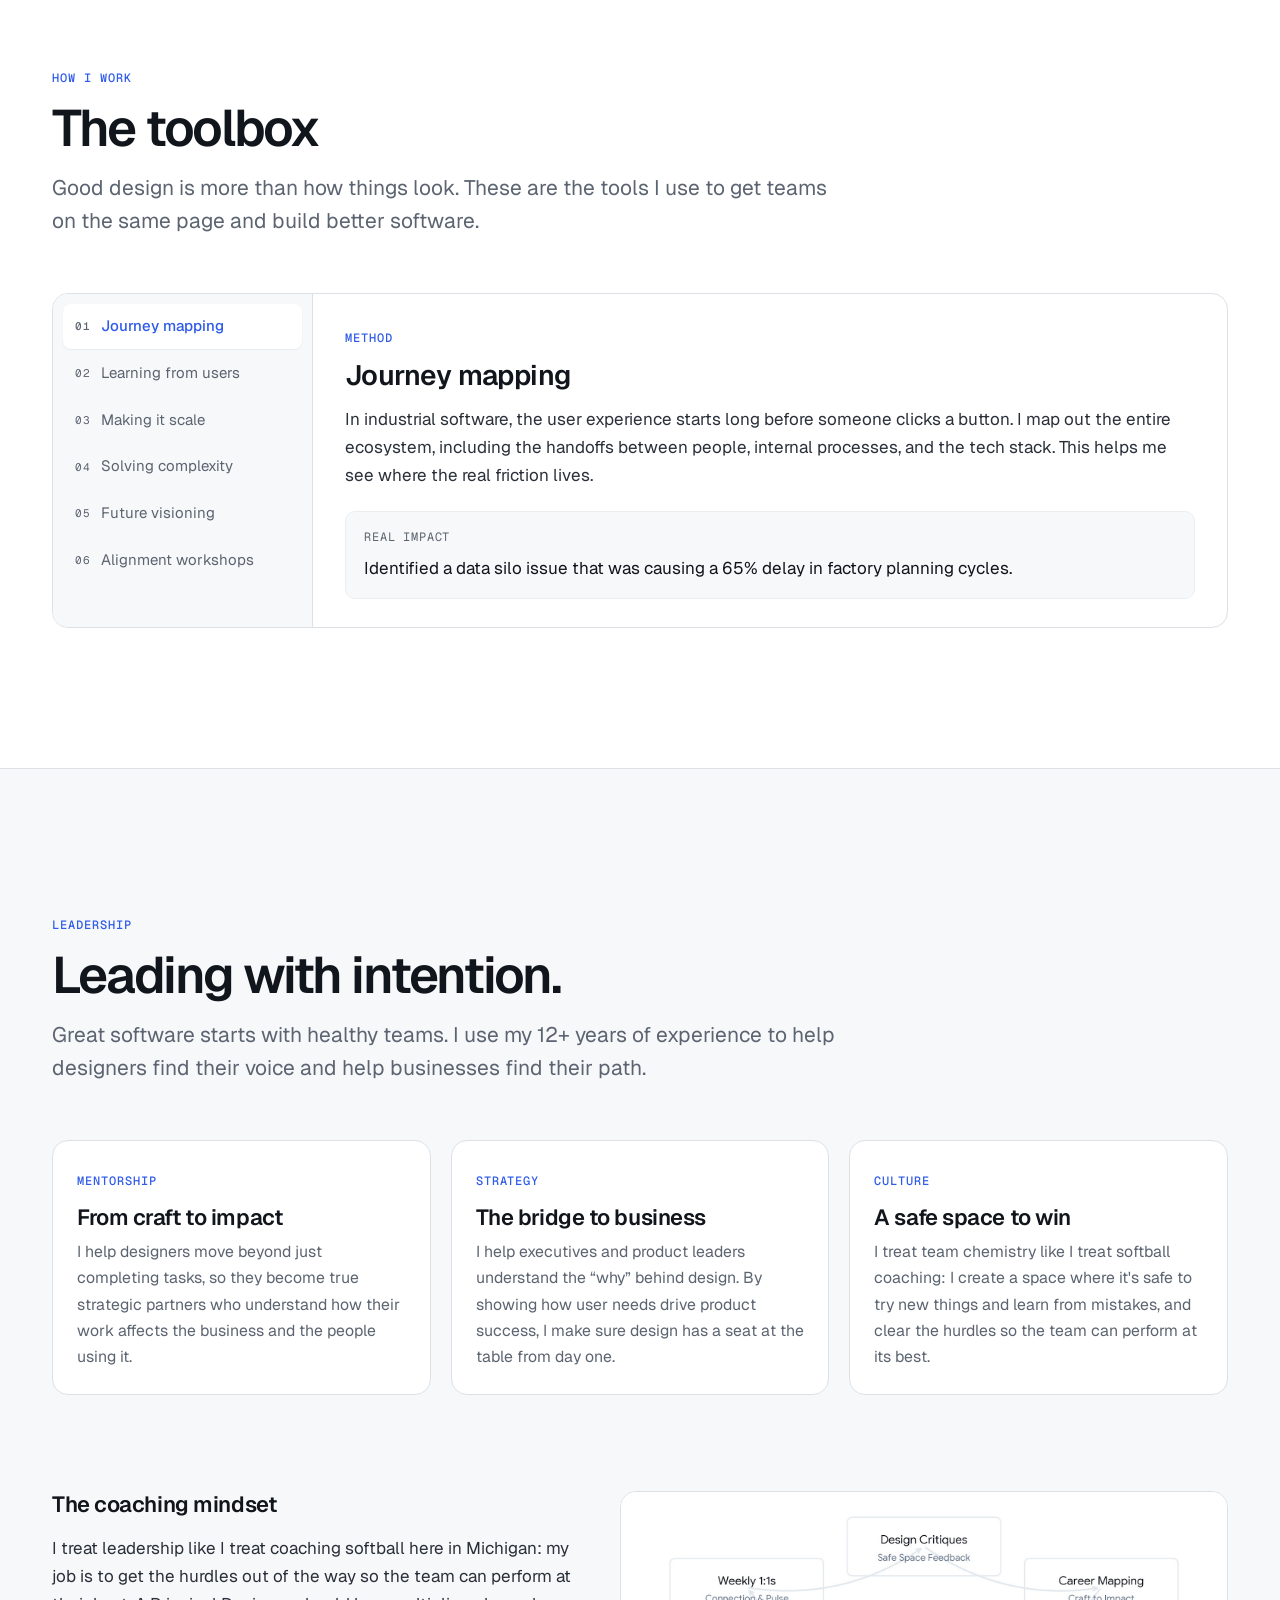
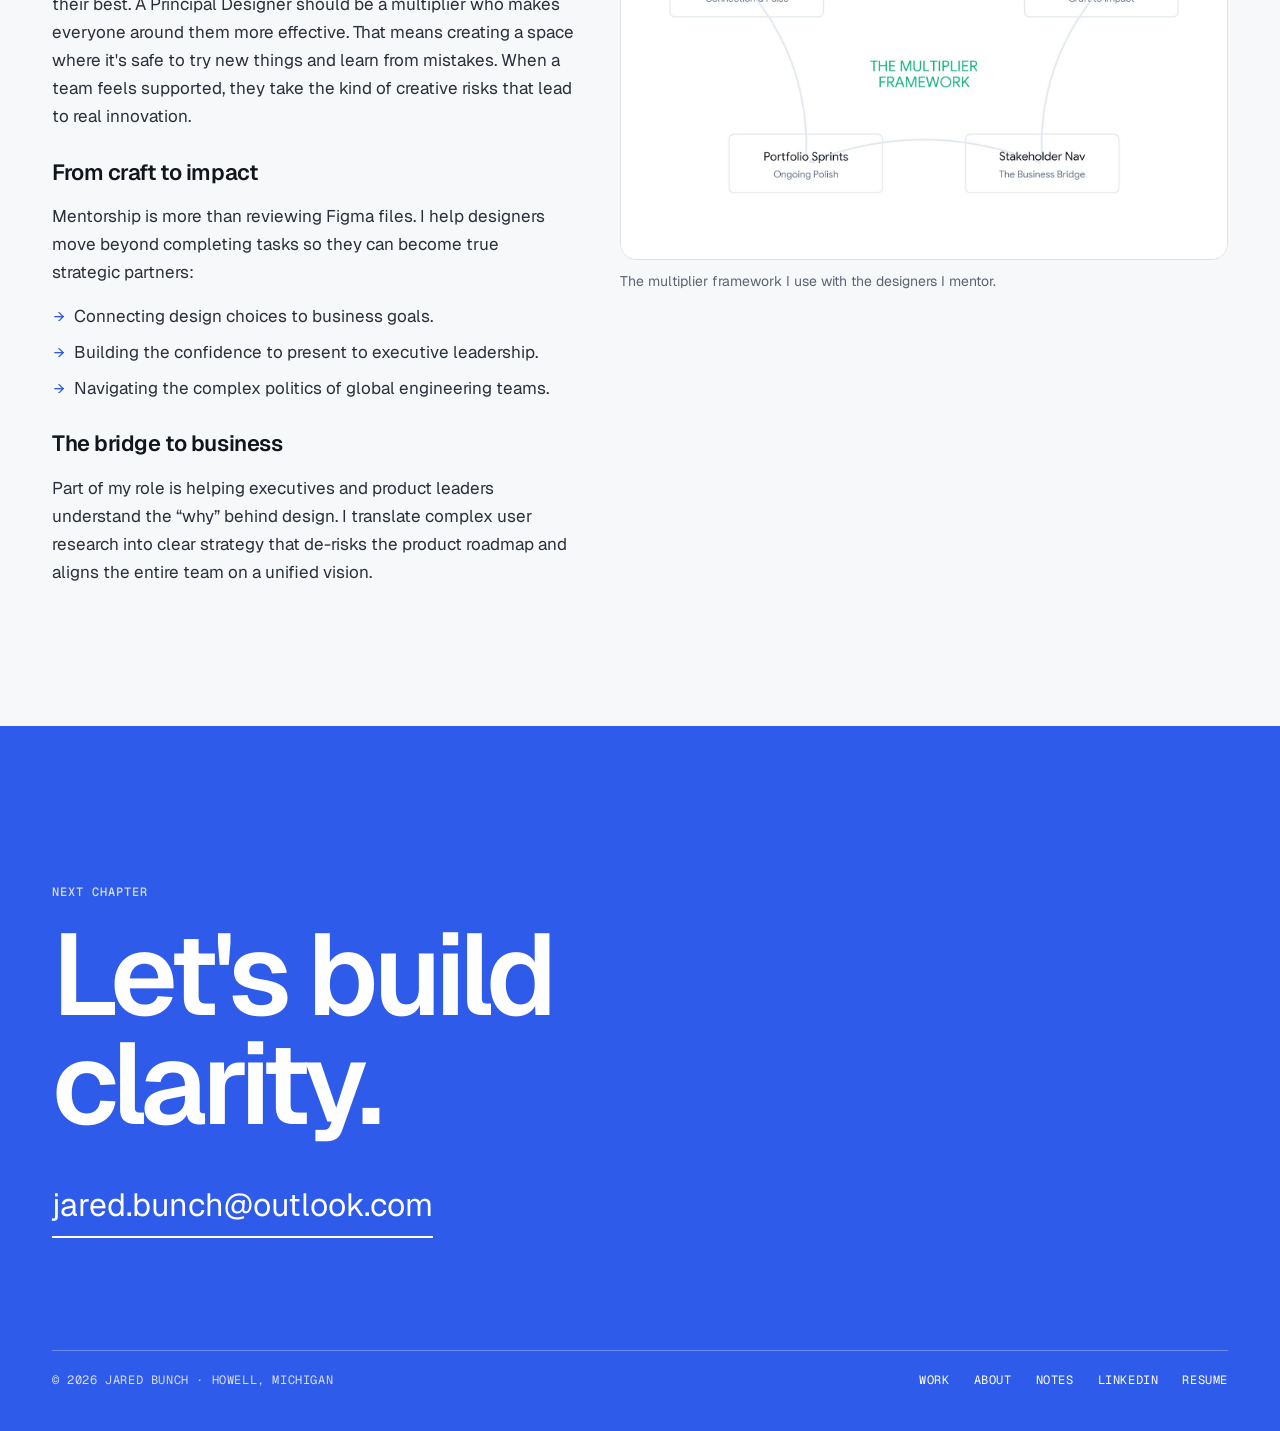
<file: mystory.html>
<!DOCTYPE html>
<html lang="en">
<head>
  <meta charset="UTF-8">
  <meta name="viewport" content="width=device-width, initial-scale=1.0">
  <title>About | Jared Bunch</title>
  <meta name="description" content="About Jared Bunch: product leader and UX designer, mentor, and youth softball coach in Howell, Michigan.">
  <meta property="og:type" content="website">
  <meta property="og:title" content="About | Jared Bunch">
  <meta property="og:description" content="About Jared Bunch: product leader and UX designer, mentor, and youth softball coach in Howell, Michigan.">
  <meta property="og:image" content="https://jaredbunch.com/assets/headshot.jpg">
  <meta name="twitter:card" content="summary_large_image">
  <link rel="icon" type="image/png" href="assets/favicon.png">
  <link rel="preconnect" href="https://fonts.googleapis.com">
  <link rel="preconnect" href="https://fonts.gstatic.com" crossorigin>
  <link href="https://fonts.googleapis.com/css2?family=Geist:wght@400;500;600&family=Geist+Mono:wght@400;500&display=swap" rel="stylesheet">
  <link rel="stylesheet" href="assets/css/site.css">
  <script src="assets/js/site.js" defer></script>
</head>
<body>
  <a class="skip-link" href="#main">Skip to content</a>
  <div class="progress-bar" aria-hidden="true"></div>
  <nav class="site-nav" aria-label="Main">
    <a class="nav-brand" href="index.html"><b>JB</b><span>Jared Bunch</span></a>
    <a class="nav-link" href="work.html">Work</a>
    <a class="nav-link" href="mystory.html" aria-current="page">About</a>
    <a class="nav-link" href="notes.html">Notes</a>
    <button class="nav-search" type="button" data-cmdk aria-label="Search the site">Search <kbd>⌘K</kbd></button>
    <button class="nav-menu" type="button" data-cmdk>Menu</button>
    <a class="nav-cta" href="mailto:jared.bunch@outlook.com">Contact</a>
  </nav>

  <main id="main">
    <header class="page-head">
      <div class="wrap about-hero">
        <div>
          <span class="eyebrow">About</span>
          <h1>I design clarity into complexity.</h1>
          <p class="lede">Product leader and UX designer in Howell, Michigan. Youth softball coach on weekends.</p>
        </div>
        <figure class="about-photo" style="margin:0">
          <img src="assets/headshot.jpg" alt="Jared Bunch">
          <figcaption><strong>Jared Bunch</strong><span>Howell, Michigan</span></figcaption>
        </figure>
      </div>
    </header>

    <section class="wrap" style="padding-bottom:clamp(64px,8vw,104px)">
      <div class="prose">
        <p>I've spent 12+ years as a UX designer, and I've learned that the most difficult problems usually require the simplest solutions. My career has been defined by taking messy, high-stakes enterprise workflows and turning them into intuitive experiences that drive business value.</p>
        <p>At companies like Autodesk and Quicken Loans, I've led global design teams to deliver product visions that move the needle. During my time at Autodesk, I led the UX strategy for major releases that helped grow revenue from <strong>$1.54B to $2.27B</strong> over three years. I don't just focus on the pixels; I focus on stakeholder alignment, strategic storytelling, and building the relationships needed to get complex features out the door.</p>
        <p>I believe being a Principal Designer is as much about mentorship as it is about design. I've managed vendors, coached junior designers, and standardized design processes to make high-quality work repeatable across large organizations.</p>
        <p>When I'm not at my desk, you'll usually find me on the field coaching youth softball. Leading a team of young athletes isn't all that different from leading a design team. Both need a clear vision, consistent encouragement, and a deep belief that we win or lose together.</p>
      </div>
      <div class="stats" style="margin-top:48px">
        <div><b>12+</b><span>Years of experience</span></div>
        <div><b>Principal</b><span>Design leader</span></div>
        <div><b>$1.54B → $2.27B</b><span>Revenue growth across releases I led UX strategy for</span></div>
      </div>
    </section>

    <section class="section section--white" id="toolbox">
      <div class="wrap">
        <div class="section-head"><span class="eyebrow">How I work</span><h2>The toolbox</h2><p class="lede">Good design is more than how things look. These are the tools I use to get teams on the same page and build better software.</p></div>
        <div class="vtabs" data-tabs>
          <div class="tabs" role="tablist" aria-label="Methods" aria-orientation="vertical">
            <button type="button" role="tab"><span class="mono">01</span>Journey mapping</button>
            <button type="button" role="tab"><span class="mono">02</span>Learning from users</button>
            <button type="button" role="tab"><span class="mono">03</span>Making it scale</button>
            <button type="button" role="tab"><span class="mono">04</span>Solving complexity</button>
            <button type="button" role="tab"><span class="mono">05</span>Future visioning</button>
            <button type="button" role="tab"><span class="mono">06</span>Alignment workshops</button>
          </div>
          <div>
          <div class="tabpanel" role="tabpanel">
            <span class="eyebrow">Method</span>
            <h3>Journey mapping</h3>
            <p>In industrial software, the user experience starts long before someone clicks a button. I map out the entire ecosystem, including the handoffs between people, internal processes, and the tech stack. This helps me see where the real friction lives.</p>
            <div class="impact"><span class="mono">Real impact</span><p>Identified a data silo issue that was causing a 65% delay in factory planning cycles.</p></div>
          </div>
          <div class="tabpanel" role="tabpanel">
            <span class="eyebrow">Insights</span>
            <h3>Learning from users</h3>
            <p>I don't just ask users what they want. I watch what they do when the software fails them. Whether it's one-on-one interviews or large-scale surveys, I turn thousands of raw data points into a clear path for the product team.</p>
            <div class="impact"><span class="mono">Real impact</span><p>Developed a Lighthouse Customer program that provided a direct feedback loop for the Drawing Automation project.</p></div>
          </div>
          <div class="tabpanel" role="tabpanel">
            <span class="eyebrow">Systems</span>
            <h3>Making it scale</h3>
            <p>Design systems are useless if they aren't used. I set up the rules, workflows, and communication channels that let massive, global teams build consistent software at speed.</p>
            <div class="impact"><span class="mono">Real impact</span><p>Standardized UI components across global teams, reducing design-to-development handoff time.</p></div>
          </div>
          <div class="tabpanel" role="tabpanel">
            <span class="eyebrow">Architecture</span>
            <h3>Solving complexity</h3>
            <p>I specialize in “spaghetti” systems, software that has grown too complex for its own good, and reorganizing the information so it finally makes sense to a human being again.</p>
            <div class="impact"><span class="mono">Real impact</span><p>Reduced cognitive load in legacy engineering tools by automating 40% of manual drafting tasks.</p></div>
          </div>
          <div class="tabpanel" role="tabpanel">
            <span class="eyebrow">Strategy</span>
            <h3>Future visioning</h3>
            <p>I use storyboards and prototypes to show a team not just what we're building today, but where the product will be in three years. It's the best tool I know for getting executives and engineers on the same page.</p>
            <div class="impact"><span class="mono">Real impact</span><p>Aligned a division VP and other stakeholders on a multi-year cloud strategy.</p></div>
          </div>
          <div class="tabpanel" role="tabpanel">
            <span class="eyebrow">Leadership</span>
            <h3>Alignment workshops</h3>
            <p>Innovation happens when everyone feels safe enough to disagree. I lead sessions that bridge the gap between technical limits and business goals, so we all move in one direction.</p>
            <div class="impact"><span class="mono">Real impact</span><p>Used a disagree-and-commit framework to keep the Drawing Automation MVP on schedule despite stakeholder friction.</p></div>
          </div>
          </div>
        </div>
      </div>
    </section>

    <section class="section" id="leadership">
      <div class="wrap">
        <div class="section-head"><span class="eyebrow">Leadership</span><h2>Leading with intention.</h2><p class="lede">Great software starts with healthy teams. I use my 12+ years of experience to help designers find their voice and help businesses find their path.</p></div>
        <div class="grid grid-3">
          <div class="card"><span class="eyebrow">Mentorship</span><h3>From craft to impact</h3><p>I help designers move beyond just completing tasks, so they become true strategic partners who understand how their work affects the business and the people using it.</p></div>
          <div class="card"><span class="eyebrow">Strategy</span><h3>The bridge to business</h3><p>I help executives and product leaders understand the “why” behind design. By showing how user needs drive product success, I make sure design has a seat at the table from day one.</p></div>
          <div class="card"><span class="eyebrow">Culture</span><h3>A safe space to win</h3><p>I treat team chemistry like I treat softball coaching: I create a space where it's safe to try new things and learn from mistakes, and clear the hurdles so the team can perform at its best.</p></div>
        </div>

        <div class="split" style="margin-top:clamp(56px,8vw,96px);align-items:start">
          <div class="stack">
            <h3>The coaching mindset</h3>
            <p>I treat leadership like I treat coaching softball here in Michigan: my job is to get the hurdles out of the way so the team can perform at their best. A Principal Designer should be a multiplier who makes everyone around them more effective. That means creating a space where it's safe to try new things and learn from mistakes. When a team feels supported, they take the kind of creative risks that lead to real innovation.</p>
            <h3 style="padding-top:12px">From craft to impact</h3>
            <p>Mentorship is more than reviewing Figma files. I help designers move beyond completing tasks so they can become true strategic partners:</p>
            <ul class="list list--arrow">
              <li>Connecting design choices to business goals.</li>
              <li>Building the confidence to present to executive leadership.</li>
              <li>Navigating the complex politics of global engineering teams.</li>
            </ul>
            <h3 style="padding-top:12px">The bridge to business</h3>
            <p>Part of my role is helping executives and product leaders understand the “why” behind design. I translate complex user research into clear strategy that de-risks the product roadmap and aligns the entire team on a unified vision.</p>
          </div>
          <figure class="figure"><div class="figure-frame"><img src="assets/mentorship-artifact.jpg" alt="The multiplier framework: weekly 1:1s, design critiques, career mapping, stakeholder navigation and portfolio sprints" class="zoomable" loading="lazy"></div><figcaption>The multiplier framework I use with the designers I mentor.</figcaption></figure>
        </div>
      </div>
    </section>
  </main>

  <footer class="site-footer">
    <div class="wrap">
      <span class="eyebrow">Next chapter</span>
      <h2>Let's build<br>clarity.</h2>
      <a class="footer-email" href="mailto:jared.bunch@outlook.com">jared.bunch@outlook.com</a>
      <div class="footer-meta">
        <span>© 2026 Jared Bunch · Howell, Michigan</span>
        <nav aria-label="Footer">
          <a href="work.html">Work</a>
          <a href="mystory.html">About</a>
          <a href="notes.html">Notes</a>
          <a href="https://www.linkedin.com/in/jaredabunch" target="_blank" rel="noopener">LinkedIn</a>
          <a href="assets/jaredbunch_resume.pdf" target="_blank" rel="noopener">Resume</a>
        </nav>
      </div>
    </div>
  </footer>
</body>
</html>
</file>
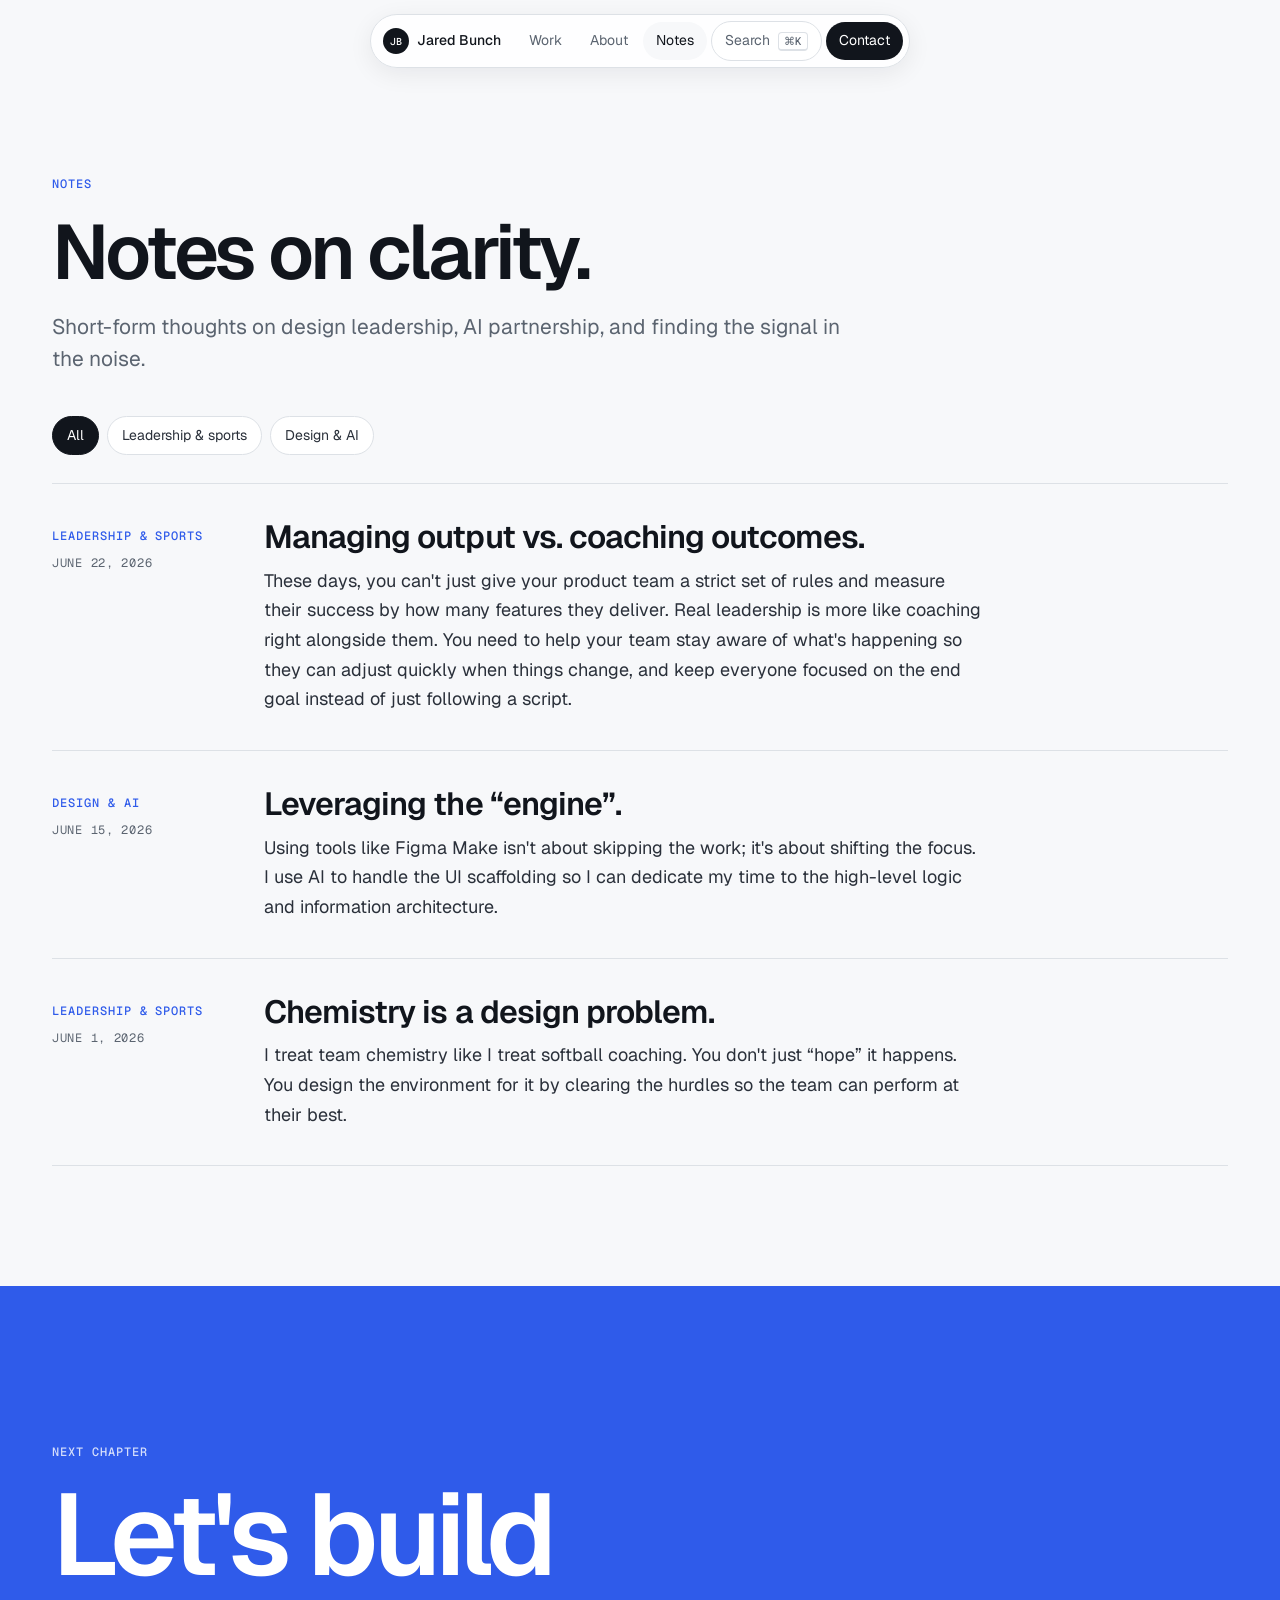
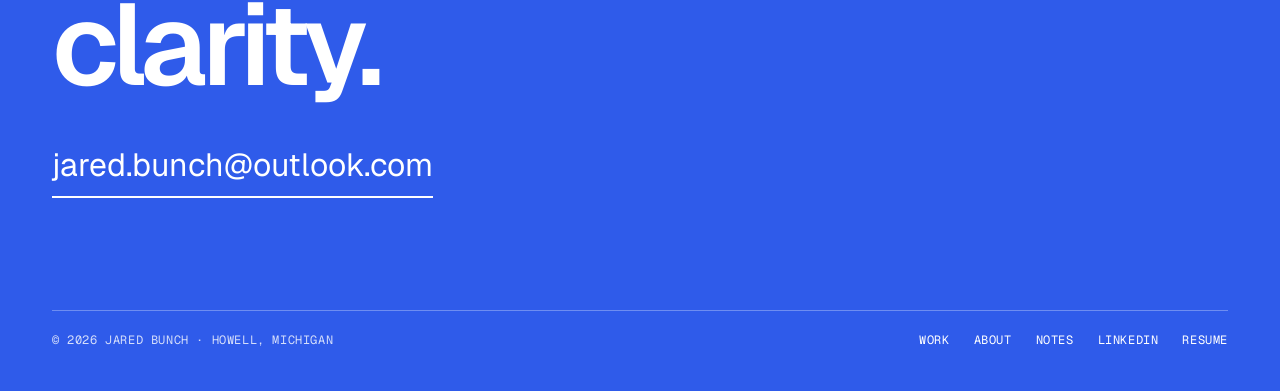
<file: notes.html>
<!DOCTYPE html>
<html lang="en">
<head>
  <meta charset="UTF-8">
  <meta name="viewport" content="width=device-width, initial-scale=1.0">
  <title>Notes | Jared Bunch</title>
  <meta name="description" content="Short-form notes from Jared Bunch on design leadership, AI partnership, and finding the signal in the noise.">
  <meta property="og:type" content="website">
  <meta property="og:title" content="Notes | Jared Bunch">
  <meta property="og:description" content="Short-form notes from Jared Bunch on design leadership, AI partnership, and finding the signal in the noise.">
  <meta property="og:image" content="https://jaredbunch.com/assets/drawingautomation-hero.jpg">
  <meta name="twitter:card" content="summary_large_image">
  <link rel="icon" type="image/png" href="assets/favicon.png">
  <link rel="preconnect" href="https://fonts.googleapis.com">
  <link rel="preconnect" href="https://fonts.gstatic.com" crossorigin>
  <link href="https://fonts.googleapis.com/css2?family=Geist:wght@400;500;600&family=Geist+Mono:wght@400;500&display=swap" rel="stylesheet">
  <link rel="stylesheet" href="assets/css/site.css">
  <script src="assets/js/site.js" defer></script>
</head>
<body>
  <a class="skip-link" href="#main">Skip to content</a>
  <div class="progress-bar" aria-hidden="true"></div>
  <nav class="site-nav" aria-label="Main">
    <a class="nav-brand" href="index.html"><b>JB</b><span>Jared Bunch</span></a>
    <a class="nav-link" href="work.html">Work</a>
    <a class="nav-link" href="mystory.html">About</a>
    <a class="nav-link" href="notes.html" aria-current="page">Notes</a>
    <button class="nav-search" type="button" data-cmdk aria-label="Search the site">Search <kbd>⌘K</kbd></button>
    <button class="nav-menu" type="button" data-cmdk>Menu</button>
    <a class="nav-cta" href="mailto:jared.bunch@outlook.com">Contact</a>
  </nav>

  <main id="main">
    <header class="page-head">
      <div class="wrap">
        <span class="eyebrow">Notes</span>
        <h1>Notes on clarity.</h1>
        <p class="lede">Short-form thoughts on design leadership, AI partnership, and finding the signal in the noise.</p>
      </div>
    </header>
    <section class="wrap" style="padding-bottom:clamp(80px,10vw,120px)">
      <div class="filters" data-filter-group=".note" role="group" aria-label="Filter notes">
        <button type="button" data-filter="all" aria-pressed="true">All</button>
        <button type="button" data-filter="leadership" aria-pressed="false">Leadership &amp; sports</button>
        <button type="button" data-filter="ai" aria-pressed="false">Design &amp; AI</button>
      </div>
        <article class="note" data-tags="leadership">
          <div><span class="eyebrow">Leadership &amp; sports</span><time datetime="2026-06-22">June 22, 2026</time></div>
          <div><h2>Managing output vs. coaching outcomes.</h2><p>These days, you can't just give your product team a strict set of rules and measure their success by how many features they deliver. Real leadership is more like coaching right alongside them. You need to help your team stay aware of what's happening so they can adjust quickly when things change, and keep everyone focused on the end goal instead of just following a script.</p></div>
        </article>
        <article class="note" data-tags="ai">
          <div><span class="eyebrow">Design &amp; AI</span><time datetime="2026-06-15">June 15, 2026</time></div>
          <div><h2>Leveraging the “engine”.</h2><p>Using tools like Figma Make isn't about skipping the work; it's about shifting the focus. I use AI to handle the UI scaffolding so I can dedicate my time to the high-level logic and information architecture.</p></div>
        </article>
        <article class="note" data-tags="leadership">
          <div><span class="eyebrow">Leadership &amp; sports</span><time datetime="2026-06-01">June 1, 2026</time></div>
          <div><h2>Chemistry is a design problem.</h2><p>I treat team chemistry like I treat softball coaching. You don't just “hope” it happens. You design the environment for it by clearing the hurdles so the team can perform at their best.</p></div>
        </article>
    </section>
  </main>

  <footer class="site-footer">
    <div class="wrap">
      <span class="eyebrow">Next chapter</span>
      <h2>Let's build<br>clarity.</h2>
      <a class="footer-email" href="mailto:jared.bunch@outlook.com">jared.bunch@outlook.com</a>
      <div class="footer-meta">
        <span>© 2026 Jared Bunch · Howell, Michigan</span>
        <nav aria-label="Footer">
          <a href="work.html">Work</a>
          <a href="mystory.html">About</a>
          <a href="notes.html">Notes</a>
          <a href="https://www.linkedin.com/in/jaredabunch" target="_blank" rel="noopener">LinkedIn</a>
          <a href="assets/jaredbunch_resume.pdf" target="_blank" rel="noopener">Resume</a>
        </nav>
      </div>
    </div>
  </footer>
</body>
</html>
</file>
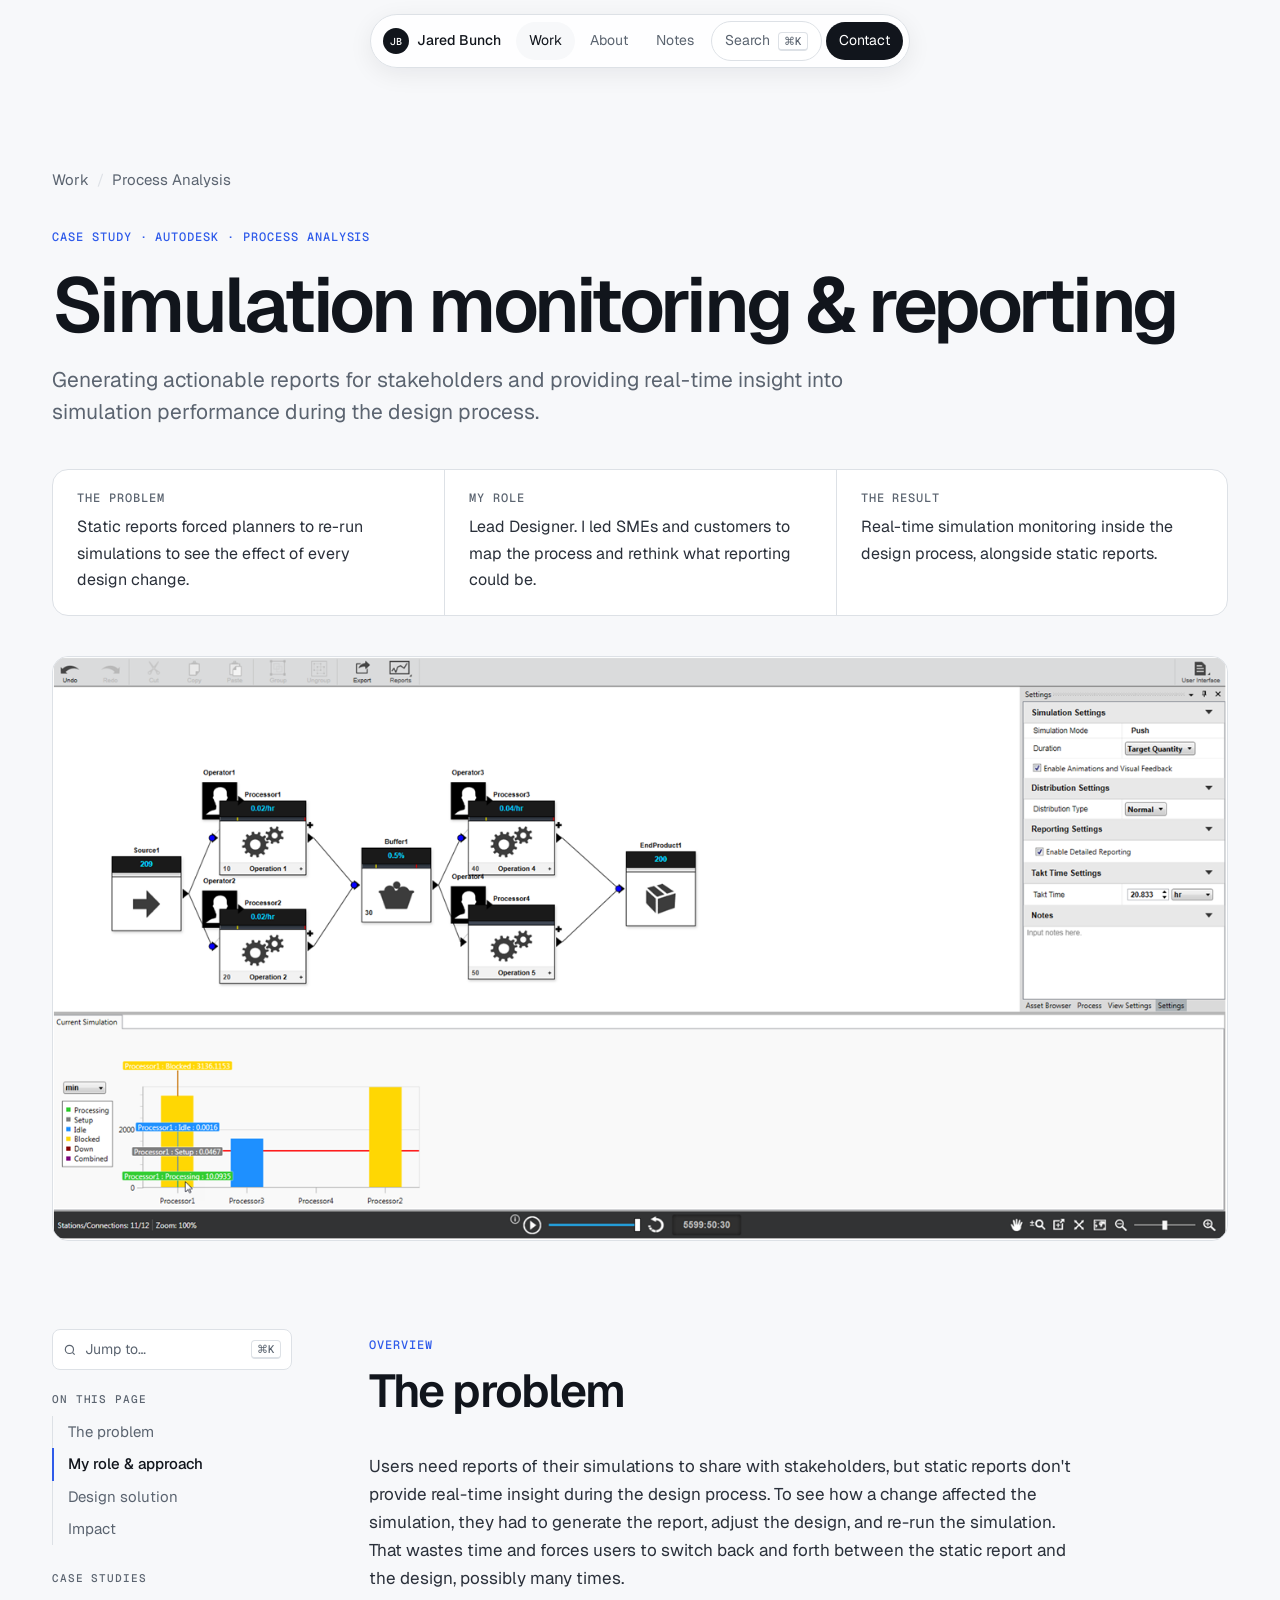
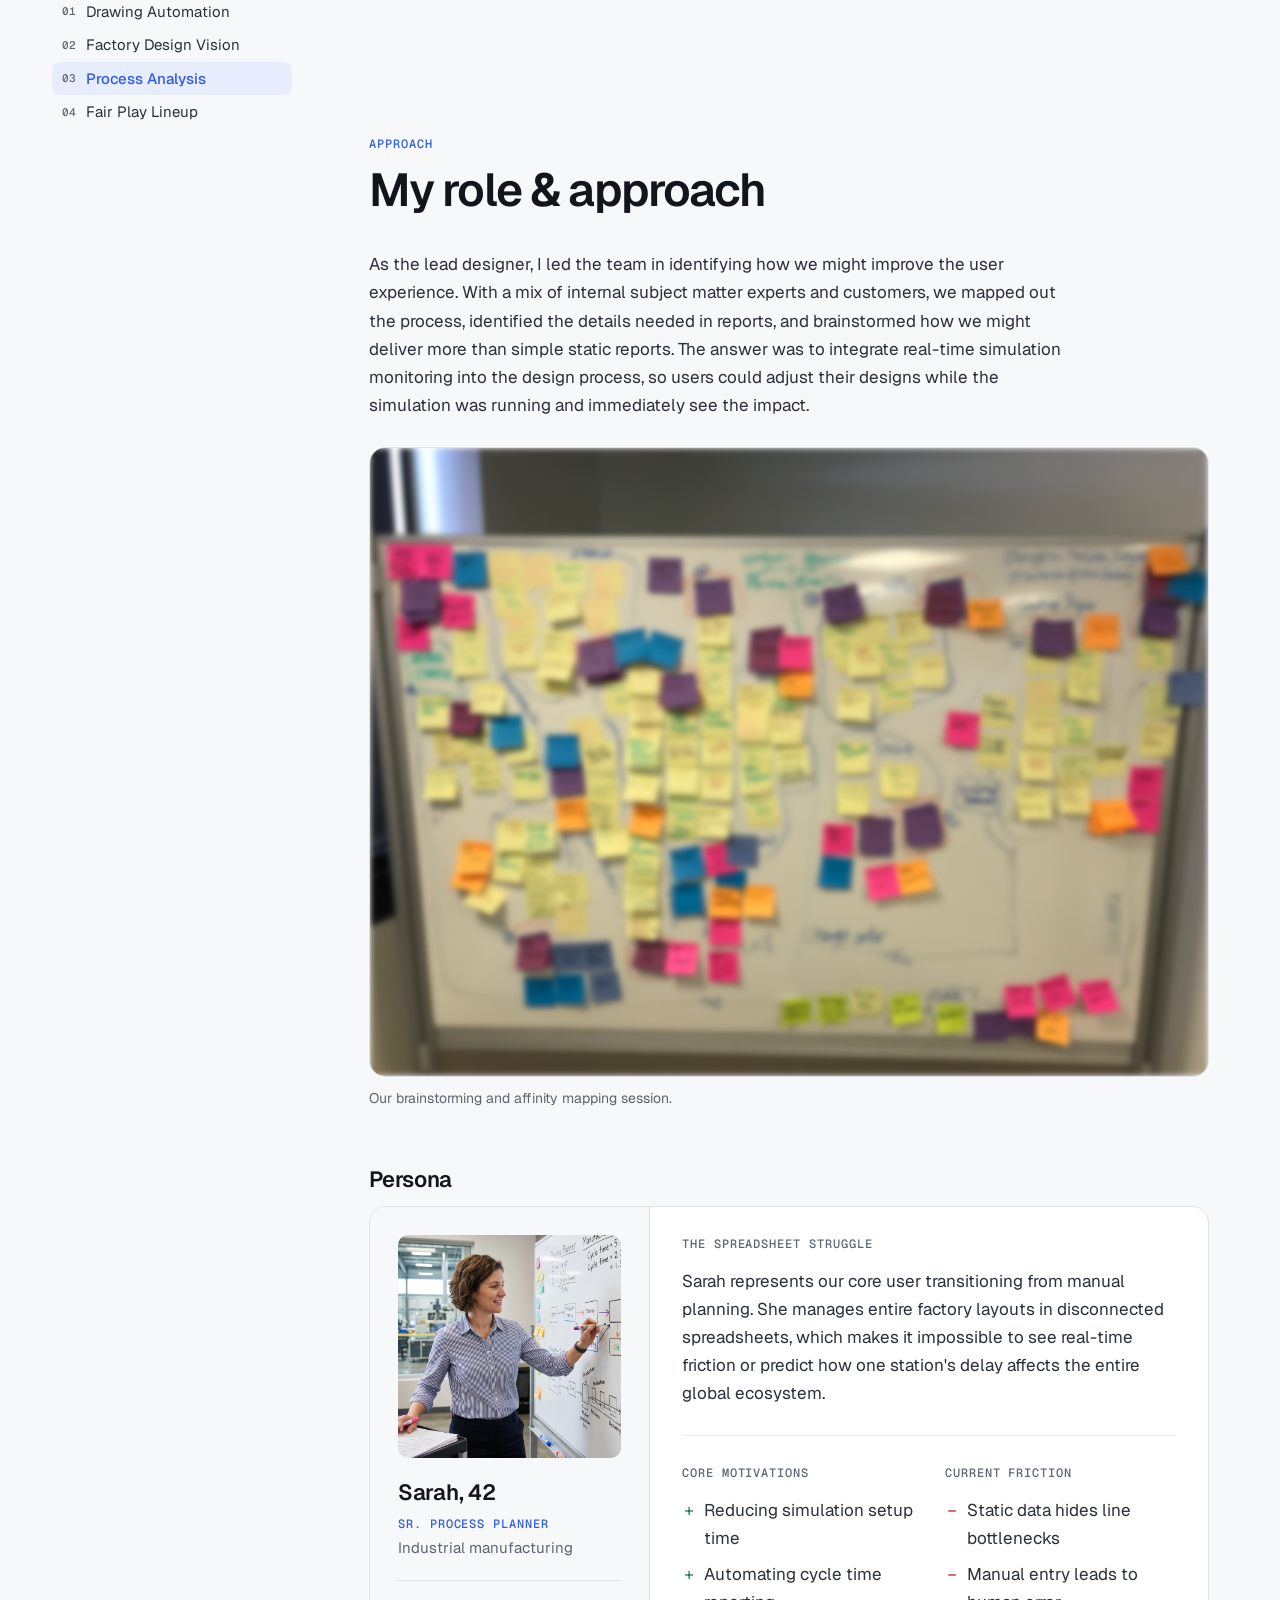
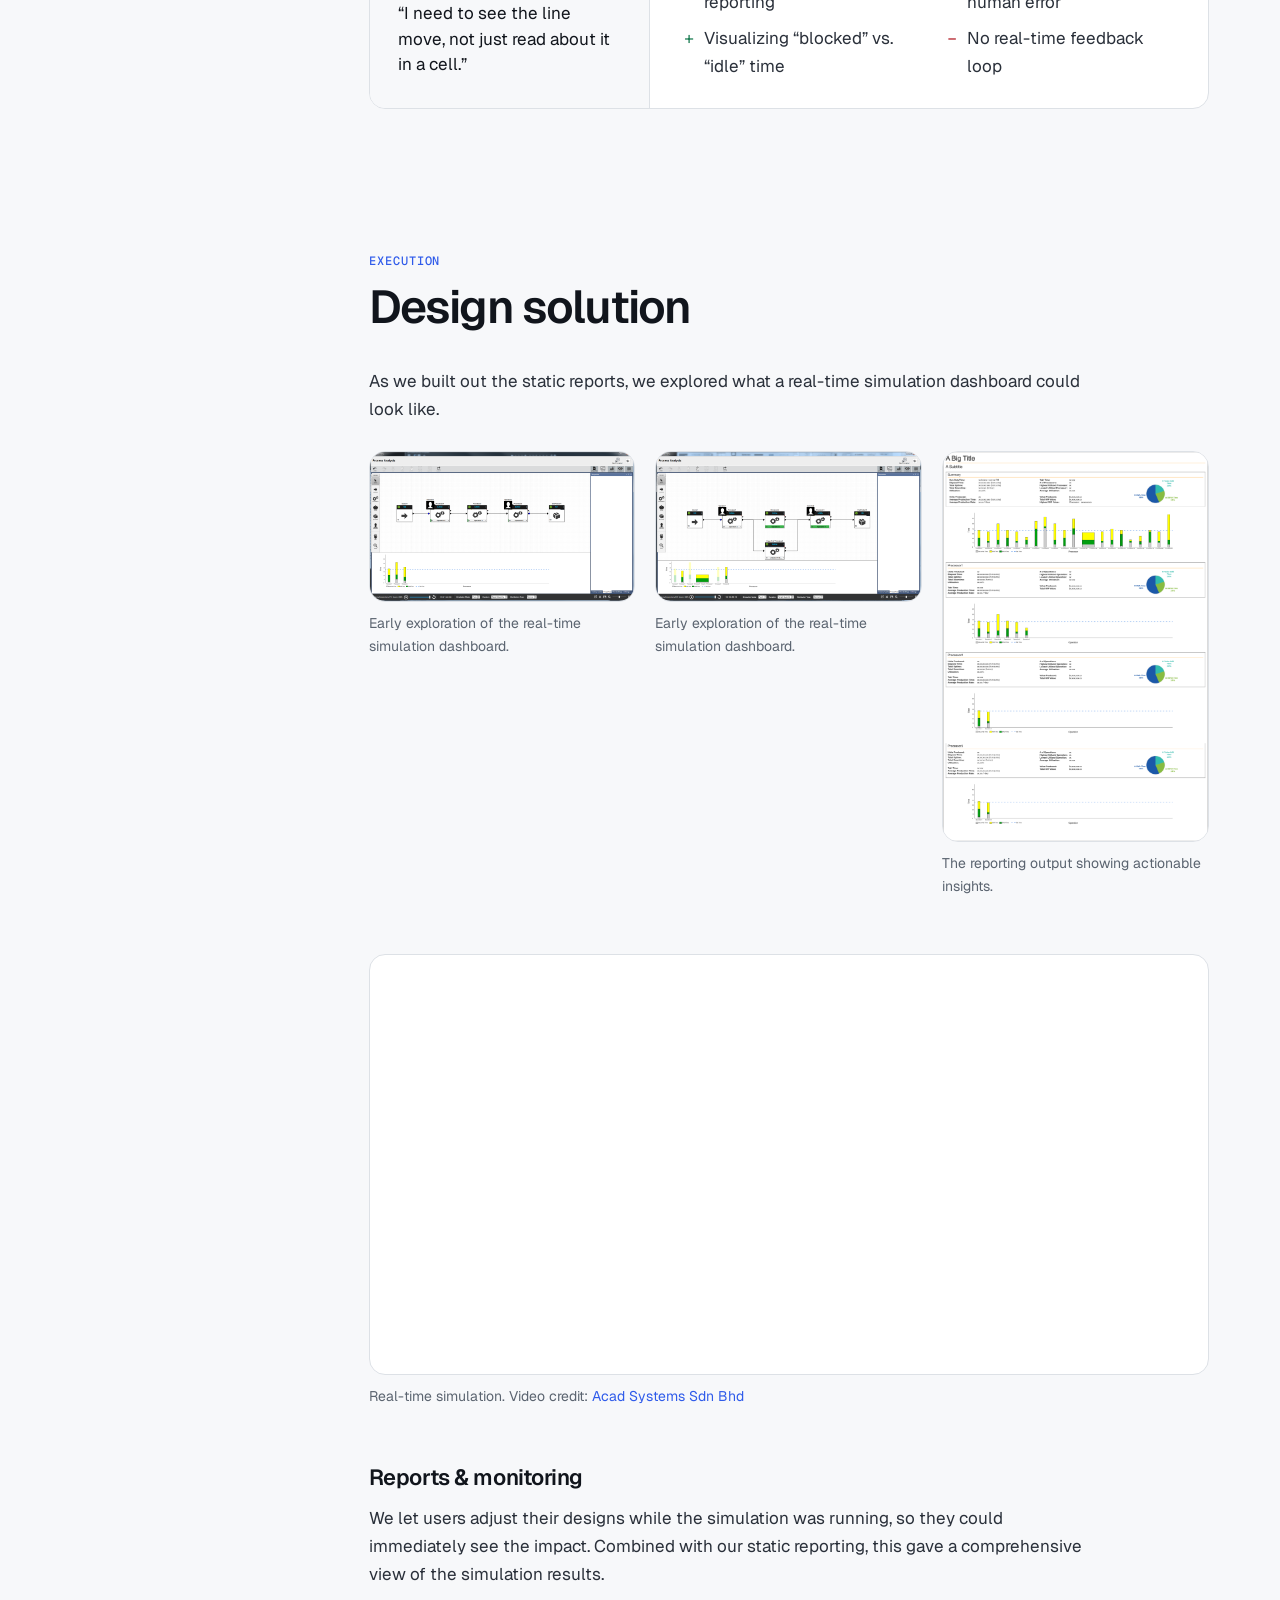
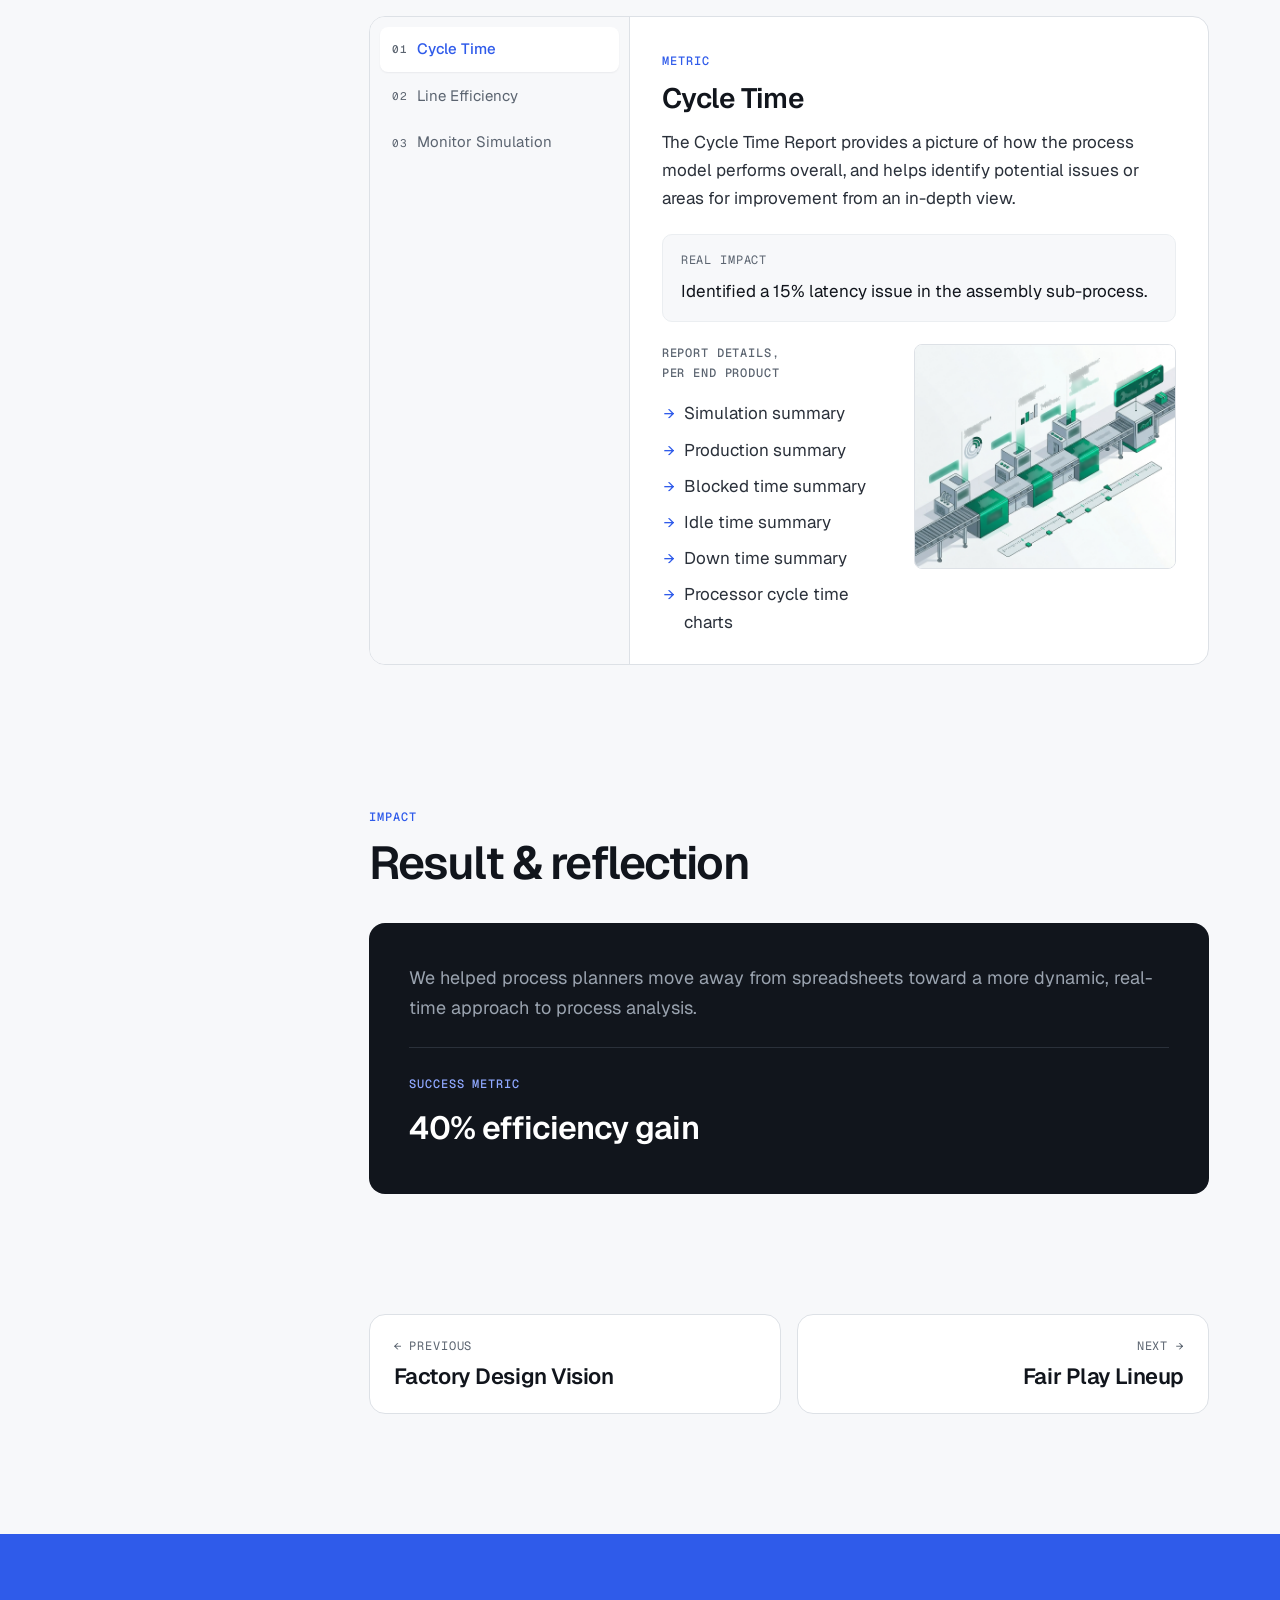
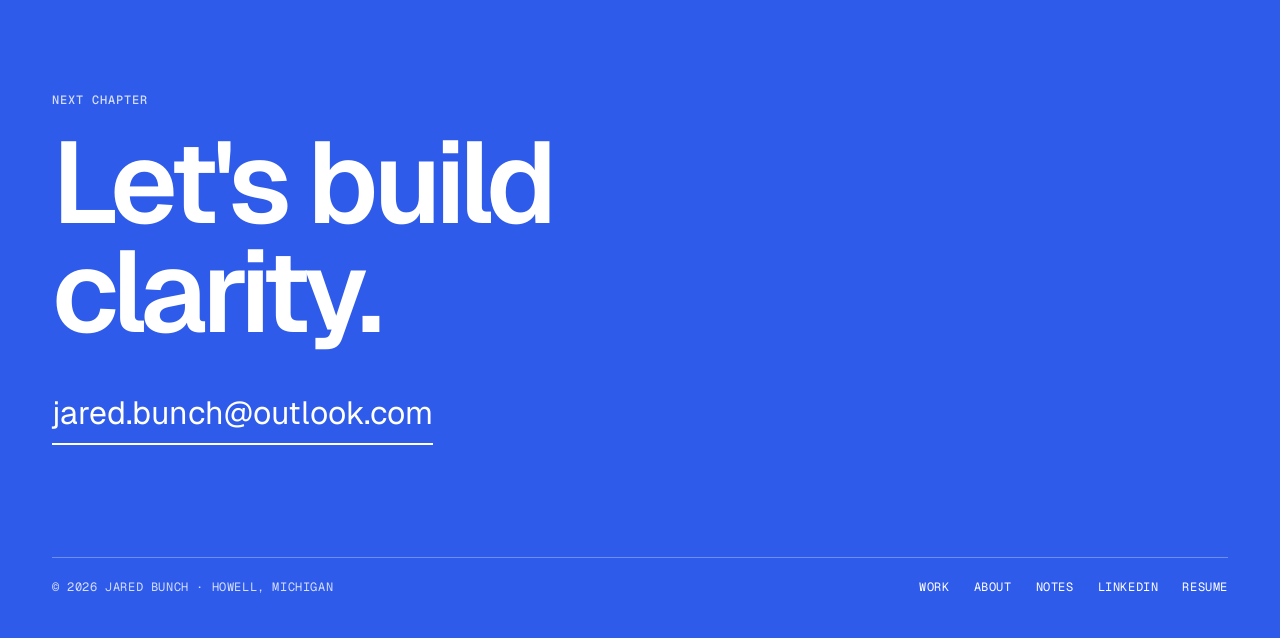
<file: processanalysis.html>
<!DOCTYPE html>
<html lang="en">
<head>
  <meta charset="UTF-8">
  <meta name="viewport" content="width=device-width, initial-scale=1.0">
  <title>Process Analysis | Jared Bunch</title>
  <meta name="description" content="Case study: real-time simulation monitoring and reporting for process planners.">
  <meta property="og:type" content="website">
  <meta property="og:title" content="Process Analysis | Jared Bunch">
  <meta property="og:description" content="Case study: real-time simulation monitoring and reporting for process planners.">
  <meta property="og:image" content="https://jaredbunch.com/assets/pahero.png">
  <meta name="twitter:card" content="summary_large_image">
  <link rel="icon" type="image/png" href="assets/favicon.png">
  <link rel="preconnect" href="https://fonts.googleapis.com">
  <link rel="preconnect" href="https://fonts.gstatic.com" crossorigin>
  <link href="https://fonts.googleapis.com/css2?family=Geist:wght@400;500;600&family=Geist+Mono:wght@400;500&display=swap" rel="stylesheet">
  <link rel="stylesheet" href="assets/css/site.css">
  <script src="assets/js/site.js" defer></script>
</head>
<body>
  <a class="skip-link" href="#main">Skip to content</a>
  <div class="progress-bar" aria-hidden="true"></div>
  <nav class="site-nav" aria-label="Main">
    <a class="nav-brand" href="index.html"><b>JB</b><span>Jared Bunch</span></a>
    <a class="nav-link" href="work.html" aria-current="page">Work</a>
    <a class="nav-link" href="mystory.html">About</a>
    <a class="nav-link" href="notes.html">Notes</a>
    <button class="nav-search" type="button" data-cmdk aria-label="Search the site">Search <kbd>⌘K</kbd></button>
    <button class="nav-menu" type="button" data-cmdk>Menu</button>
    <a class="nav-cta" href="mailto:jared.bunch@outlook.com">Contact</a>
  </nav>

  <main id="main">
    <header class="page-head">
      <div class="wrap">
        <nav class="crumbs" aria-label="Breadcrumb"><a href="work.html">Work</a><span aria-hidden="true">/</span><span>Process Analysis</span></nav>
        <div style="margin-top:28px"><span class="eyebrow">Case study · Autodesk · Process Analysis</span></div>
        <h1>Simulation monitoring &amp; reporting</h1>
        <p class="lede">Generating actionable reports for stakeholders and providing real-time insight into simulation performance during the design process.</p>
        <div class="summary">
          <div><h2>The problem</h2><p>Static reports forced planners to re-run simulations to see the effect of every design change.</p></div>
          <div><h2>My role</h2><p>Lead Designer. I led SMEs and customers to map the process and rethink what reporting could be.</p></div>
          <div><h2>The result</h2><p>Real-time simulation monitoring inside the design process, alongside static reports.</p></div>
        </div>
      </div>
    </header>
    <div class="wrap">
      <figure class="figure"><div class="figure-frame"><img src="assets/pahero.png" alt="Process Analysis simulation with live reporting" class="zoomable"></div></figure>
    </div>

    <div class="wrap workspace">
      <aside class="sidebar" aria-label="Case study navigation">
        <button class="sidebar-search" type="button" data-cmdk><svg width="14" height="14" viewBox="0 0 24 24" fill="none" stroke="currentColor" stroke-width="2" aria-hidden="true"><circle cx="11" cy="11" r="7"/><path d="m20 20-3.5-3.5"/></svg><span>Jump to…</span><kbd>⌘K</kbd></button>
        <div class="sidebar-group">
          <h2>On this page</h2>
          <ol class="toc">
            <li><a href="#overview">The problem</a></li>
            <li><a href="#approach">My role &amp; approach</a></li>
            <li><a href="#solution">Design solution</a></li>
            <li><a href="#impact">Impact</a></li>
          </ol>
        </div>
        <div class="sidebar-group">
          <h2>Case studies</h2>
          <ul class="project-list">
            <li><a href="Drawing-Automation.html"><span class="n">01</span>Drawing Automation</a></li>
            <li><a href="factory-design.html"><span class="n">02</span>Factory Design Vision</a></li>
            <li><a href="processanalysis.html" aria-current="page"><span class="n">03</span>Process Analysis</a></li>
            <li><a href="fairplayengine.html"><span class="n">04</span>Fair Play Lineup</a></li>
          </ul>
        </div>
      </aside>

      <article class="article">
        <section class="phase" id="overview">
          <div class="phase-head"><span class="eyebrow">Overview</span><h2>The problem</h2></div>
          <div class="block">
            <p>Users need reports of their simulations to share with stakeholders, but static reports don't provide real-time insight during the design process. To see how a change affected the simulation, they had to generate the report, adjust the design, and re-run the simulation. That wastes time and forces users to switch back and forth between the static report and the design, possibly many times.</p>
          </div>
        </section>

        <section class="phase" id="approach">
          <div class="phase-head"><span class="eyebrow">Approach</span><h2>My role &amp; approach</h2></div>
          <div class="block">
            <p>As the lead designer, I led the team in identifying how we might improve the user experience. With a mix of internal subject matter experts and customers, we mapped out the process, identified the details needed in reports, and brainstormed how we might deliver more than simple static reports. The answer was to integrate real-time simulation monitoring into the design process, so users could adjust their designs while the simulation was running and immediately see the impact.</p>
            <figure class="figure"><div class="figure-frame"><img src="assets/pasimulationreportbrainstorm.png" alt="Brainstorm and affinity session" class="zoomable" loading="lazy"></div><figcaption>Our brainstorming and affinity mapping session.</figcaption></figure>
          </div>
          <div class="block">
            <h3>Persona</h3>
            <div class="persona">
              <div class="persona-id">
                <img src="assets/sarah-persona.png" alt="Sarah, persona portrait" class="zoomable" loading="lazy">
                <h4>Sarah, 42</h4>
                <span class="eyebrow">Sr. Process Planner</span>
                <p class="muted small">Industrial manufacturing</p>
                <blockquote>“I need to see the line move, not just read about it in a cell.”</blockquote>
              </div>
              <div class="persona-detail">
                <section>
                  <h5>The spreadsheet struggle</h5>
                  <p>Sarah represents our core user transitioning from manual planning. She manages entire factory layouts in disconnected spreadsheets, which makes it impossible to see real-time friction or predict how one station's delay affects the entire global ecosystem.</p>
                </section>
                <section class="grid grid-2" style="gap:32px">
                  <div><h5>Core motivations</h5><ul class="list list--plus" style="margin:0"><li>Reducing simulation setup time</li><li>Automating cycle time reporting</li><li>Visualizing “blocked” vs. “idle” time</li></ul></div>
                  <div><h5>Current friction</h5><ul class="list list--minus" style="margin:0"><li>Static data hides line bottlenecks</li><li>Manual entry leads to human error</li><li>No real-time feedback loop</li></ul></div>
                </section>
              </div>
            </div>
          </div>
        </section>

        <section class="phase" id="solution">
          <div class="phase-head"><span class="eyebrow">Execution</span><h2>Design solution</h2></div>
          <div class="block">
            <p>As we built out the static reports, we explored what a real-time simulation dashboard could look like.</p>
            <div class="grid grid-3">
              <figure class="figure"><div class="figure-frame"><img src="assets/wireframe-pa-1.png" alt="Real-time monitoring interface" class="zoomable" loading="lazy"></div><figcaption>Early exploration of the real-time simulation dashboard.</figcaption></figure>
              <figure class="figure"><div class="figure-frame"><img src="assets/wireframe-pa-2.png" alt="Simulation reporting dashboard" class="zoomable" loading="lazy"></div><figcaption>Early exploration of the real-time simulation dashboard.</figcaption></figure>
              <figure class="figure"><div class="figure-frame"><img src="assets/wireframe-pareport-1.png" alt="Simulation report output" class="zoomable" loading="lazy"></div><figcaption>The reporting output showing actionable insights.</figcaption></figure>
            </div>
          </div>
          <div class="block">
            <figure class="figure"><div class="figure-frame"><video class="zoomable" autoplay loop muted playsinline preload="metadata" aria-label="Real-time simulation"><source src="assets/processanalysis.mov"></video></div><figcaption>Real-time simulation. Video credit: <a href="https://www.youtube.com/watch?v=3PYwW7EDyRI" target="_blank" rel="noopener">Acad Systems Sdn Bhd</a></figcaption></figure>
          </div>
          <div class="block">
            <h3>Reports &amp; monitoring</h3>
            <p>We let users adjust their designs while the simulation was running, so they could immediately see the impact. Combined with our static reporting, this gave a comprehensive view of the simulation results.</p>
            <div class="vtabs" data-tabs>
              <div class="tabs" role="tablist" aria-label="Report types" aria-orientation="vertical">
              <button type="button" role="tab" aria-selected="false"><span class="mono">01</span>Cycle Time</button>
              <button type="button" role="tab" aria-selected="false"><span class="mono">02</span>Line Efficiency</button>
              <button type="button" role="tab" aria-selected="false"><span class="mono">03</span>Monitor Simulation</button>
              </div>
              <div>
            <div class="tabpanel" role="tabpanel">
              <span class="eyebrow">Metric</span>
              <h3>Cycle Time</h3>
              <p>The Cycle Time Report provides a picture of how the process model performs overall, and helps identify potential issues or areas for improvement from an in-depth view.</p>
              <div class="impact"><span class="mono">Real impact</span><p>Identified a 15% latency issue in the assembly sub-process.</p></div>
              <div class="split" style="align-items:start;gap:24px;margin-top:22px">
                <div>
                  <h5 class="mono" style="margin:0 0 4px;color:var(--muted);font-weight:500">Report details, per end product</h5>
                  <ul class="list list--arrow"><li>Simulation summary</li><li>Production summary</li><li>Blocked time summary</li><li>Idle time summary</li><li>Down time summary</li><li>Processor cycle time charts</li></ul>
                </div>
                <img src="assets/icon-cycle.png" alt="" loading="lazy" style="border-radius:8px;border:1px solid var(--line)">
              </div>
            </div>
            <div class="tabpanel" role="tabpanel">
              <span class="eyebrow">Metric</span>
              <h3>Line Efficiency</h3>
              <p>A line efficiency report shows how each source, operator, processor, buffer, and connection performed during the simulation.</p>
              <div class="impact"><span class="mono">Real impact</span><p>Improved resource allocation, leading to a 10% increase in daily throughput.</p></div>
              <div class="split" style="align-items:start;gap:24px;margin-top:22px">
                <div>
                  <h5 class="mono" style="margin:0 0 4px;color:var(--muted);font-weight:500">Report details, per end product</h5>
                  <ul class="list list--arrow"><li>Simulation summary</li><li>Production summary</li><li>Processor efficiency summary</li><li>Operator utilization summary</li><li>Connection utilization summary</li><li>Processor efficiency charts</li><li>Operator utilization charts</li><li>Connection utilization charts</li></ul>
                </div>
                <img src="assets/icon-efficiency.png" alt="" loading="lazy" style="border-radius:8px;border:1px solid var(--line)">
              </div>
            </div>
            <div class="tabpanel" role="tabpanel">
              <span class="eyebrow">Process</span>
              <h3>Monitor Simulation</h3>
              <p>Running complex “what-if” scenarios within the digital twin to predict how changes in layout or staffing will affect the final results.</p>
              <div class="impact"><span class="mono">Real impact</span><p>Validated the new factory layout virtually before a single machine was moved.</p></div>
              <div class="split" style="align-items:start;gap:24px;margin-top:22px">
                <div>
                  <h5 class="mono" style="margin:0 0 4px;color:var(--muted);font-weight:500">Report details, per end product</h5>
                  <ul class="list list--arrow"><li>Station-by-station time logs</li><li>Idle time vs. active time analysis</li><li>Historical cycle comparisons</li></ul>
                </div>
                <img src="assets/icon-simulation.png" alt="" loading="lazy" style="border-radius:8px;border:1px solid var(--line)">
              </div>
            </div>
              </div>
            </div>
          </div>
        </section>

        <section class="phase" id="impact">
          <div class="phase-head"><span class="eyebrow">Impact</span><h2>Result &amp; reflection</h2></div>
          <div class="card-dark">
            <p style="font-size:1.125rem">We helped process planners move away from spreadsheets toward a more dynamic, real-time approach to process analysis.</p>
            <div style="border-top:1px solid var(--band-line);margin-top:24px;padding-top:20px">
              <span class="eyebrow">Success metric</span>
              <p style="color:#fff;font-size:2rem;font-weight:600;letter-spacing:-.03em;margin-top:6px">40% efficiency gain</p>
            </div>
          </div>
        </section>

        <nav class="pager" aria-label="More case studies">
          <a class="prev" href="factory-design.html"><span class="mono">← Previous</span><h3>Factory Design Vision</h3></a>
          <a class="next" href="fairplayengine.html"><span class="mono">Next →</span><h3>Fair Play Lineup</h3></a>
        </nav>
      </article>
    </div>
  </main>

  <footer class="site-footer">
    <div class="wrap">
      <span class="eyebrow">Next chapter</span>
      <h2>Let's build<br>clarity.</h2>
      <a class="footer-email" href="mailto:jared.bunch@outlook.com">jared.bunch@outlook.com</a>
      <div class="footer-meta">
        <span>© 2026 Jared Bunch · Howell, Michigan</span>
        <nav aria-label="Footer">
          <a href="work.html">Work</a>
          <a href="mystory.html">About</a>
          <a href="notes.html">Notes</a>
          <a href="https://www.linkedin.com/in/jaredabunch" target="_blank" rel="noopener">LinkedIn</a>
          <a href="assets/jaredbunch_resume.pdf" target="_blank" rel="noopener">Resume</a>
        </nav>
      </div>
    </div>
  </footer>
</body>
</html>
</file>
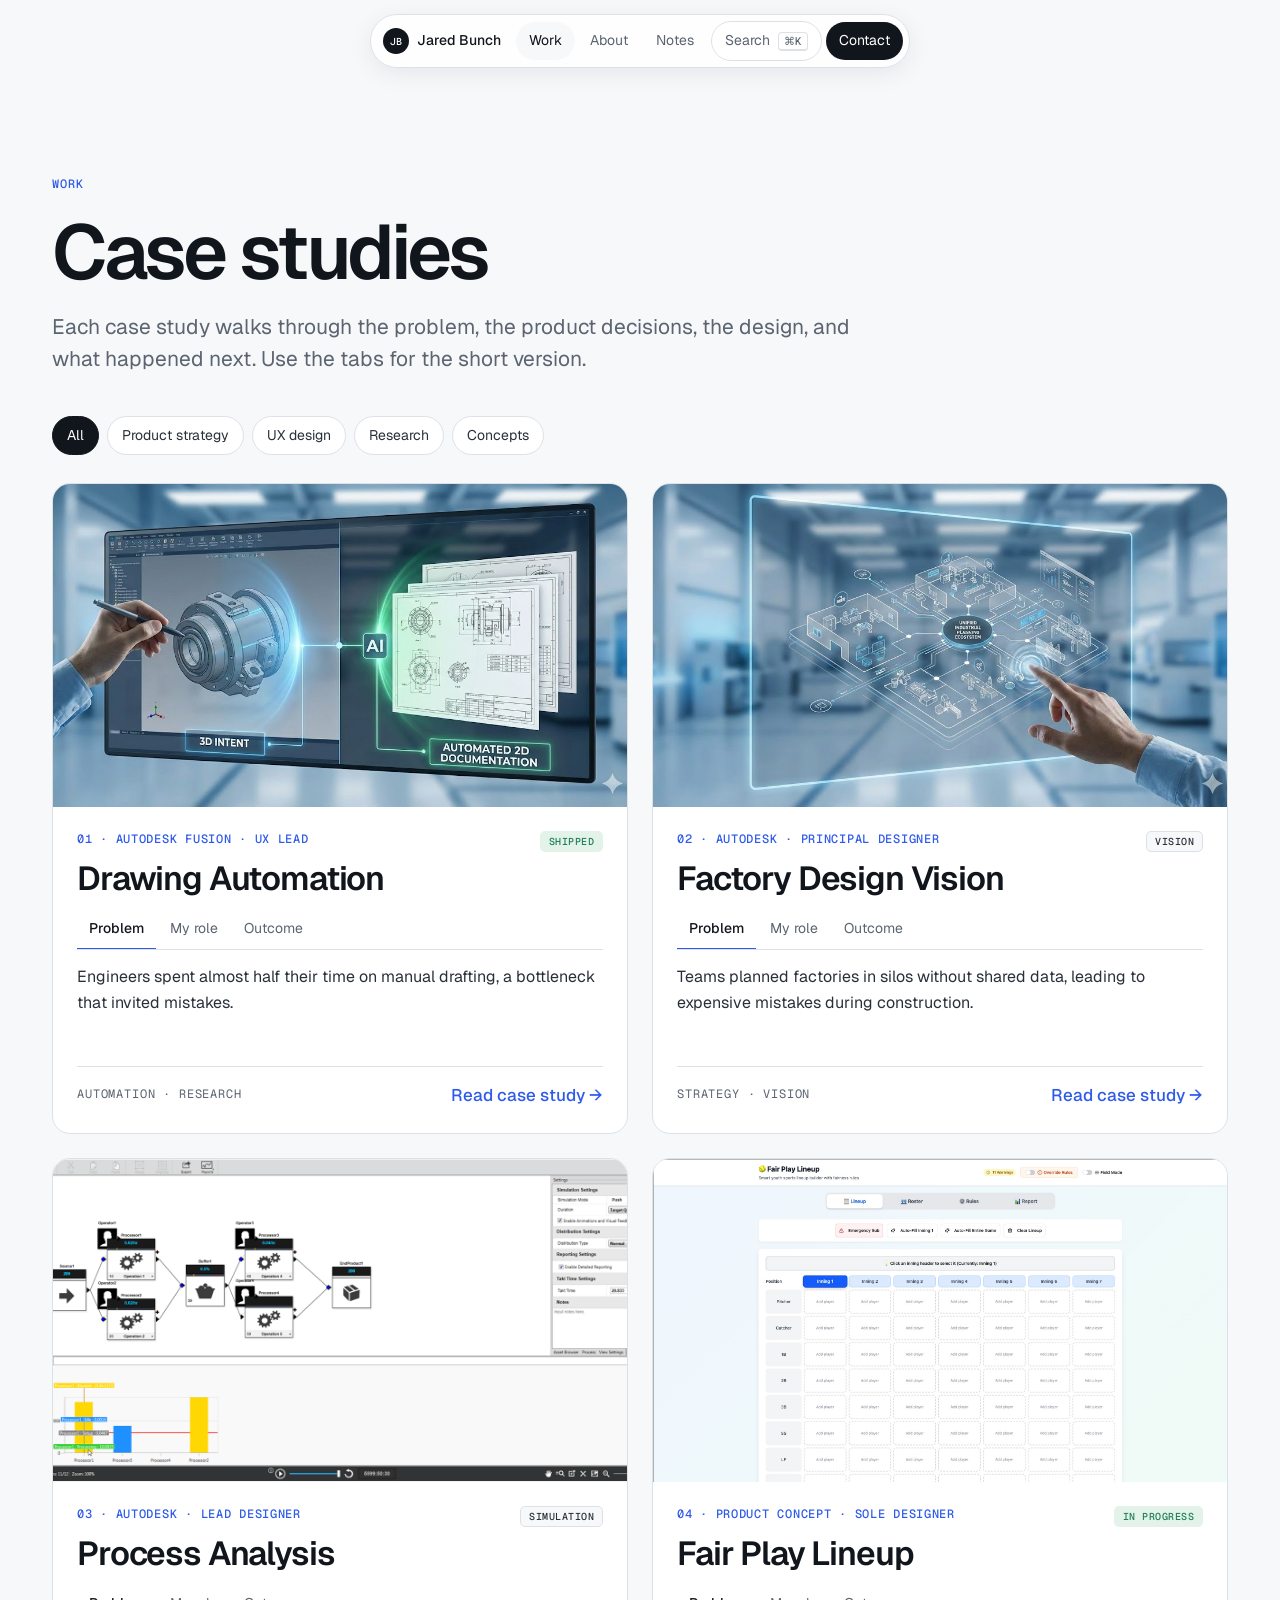
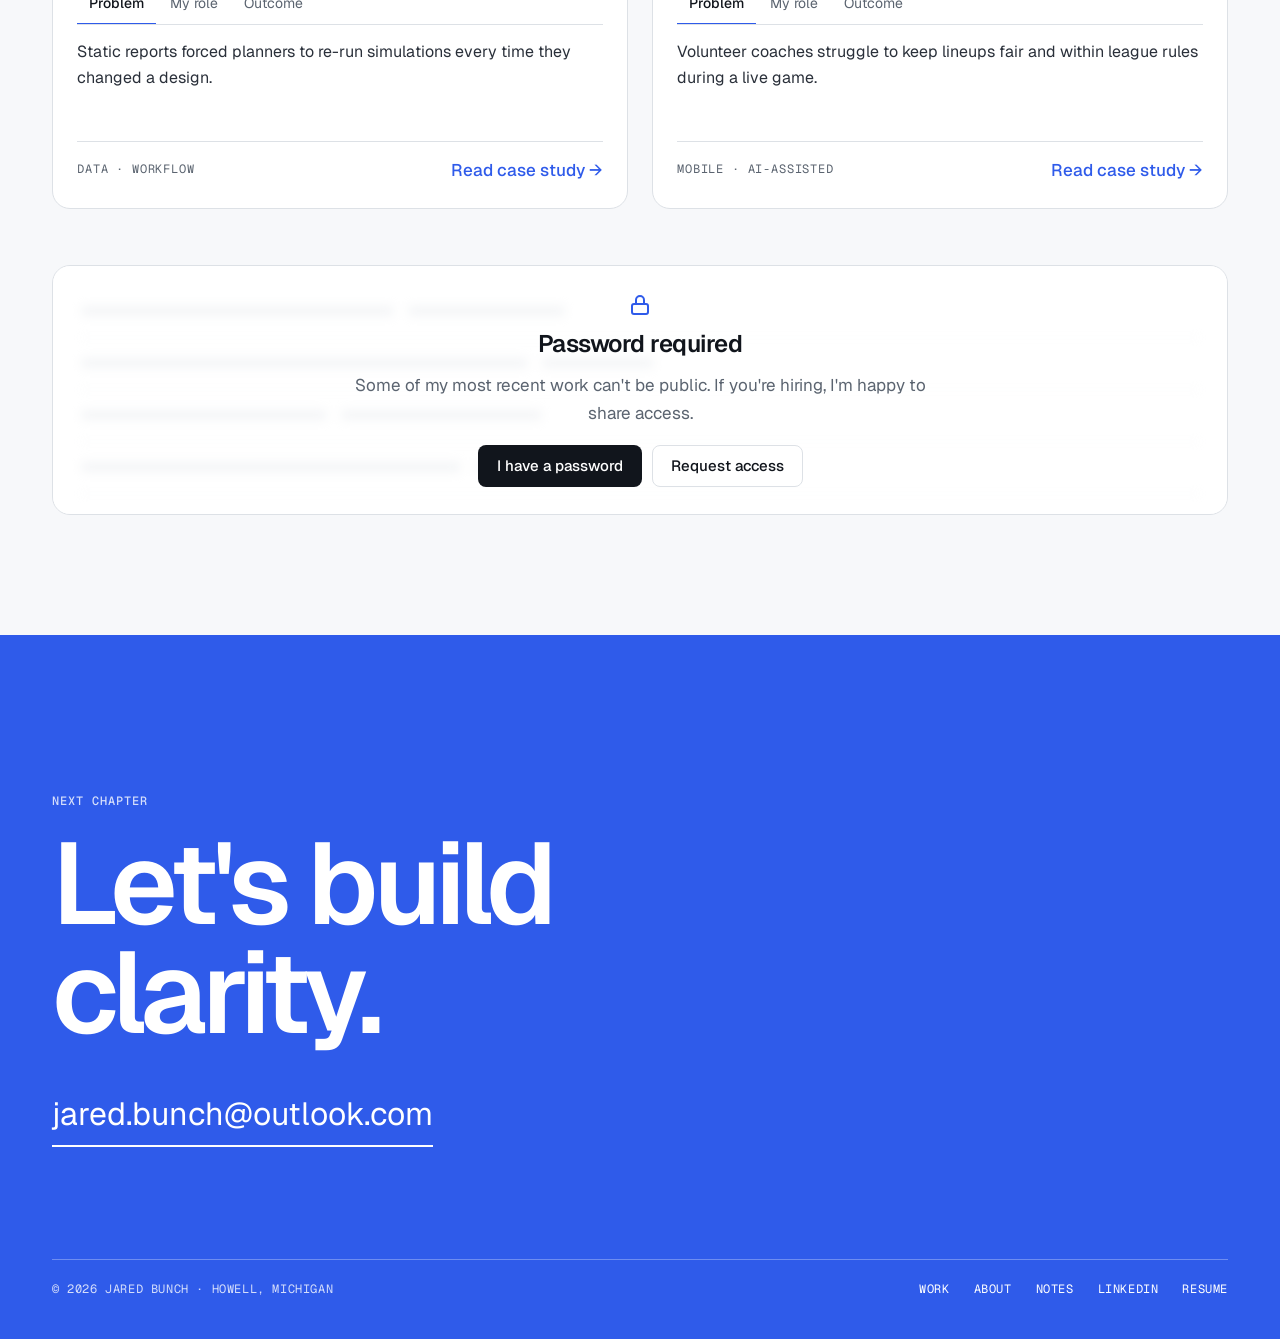
<file: work.html>
<!DOCTYPE html>
<html lang="en">
<head>
  <meta charset="UTF-8">
  <meta name="viewport" content="width=device-width, initial-scale=1.0">
  <title>Work | Jared Bunch</title>
  <meta name="description" content="Case studies from Jared Bunch: product strategy, research and UX design for complex enterprise products.">
  <meta property="og:type" content="website">
  <meta property="og:title" content="Work | Jared Bunch">
  <meta property="og:description" content="Case studies from Jared Bunch: product strategy, research and UX design for complex enterprise products.">
  <meta property="og:image" content="https://jaredbunch.com/assets/drawingautomation-hero.jpg">
  <meta name="twitter:card" content="summary_large_image">
  <link rel="icon" type="image/png" href="assets/favicon.png">
  <link rel="preconnect" href="https://fonts.googleapis.com">
  <link rel="preconnect" href="https://fonts.gstatic.com" crossorigin>
  <link href="https://fonts.googleapis.com/css2?family=Geist:wght@400;500;600&family=Geist+Mono:wght@400;500&display=swap" rel="stylesheet">
  <link rel="stylesheet" href="assets/css/site.css">
  <script src="assets/js/site.js" defer></script>
</head>
<body>
  <a class="skip-link" href="#main">Skip to content</a>
  <div class="progress-bar" aria-hidden="true"></div>
  <nav class="site-nav" aria-label="Main">
    <a class="nav-brand" href="index.html"><b>JB</b><span>Jared Bunch</span></a>
    <a class="nav-link" href="work.html" aria-current="page">Work</a>
    <a class="nav-link" href="mystory.html">About</a>
    <a class="nav-link" href="notes.html">Notes</a>
    <button class="nav-search" type="button" data-cmdk aria-label="Search the site">Search <kbd>⌘K</kbd></button>
    <button class="nav-menu" type="button" data-cmdk>Menu</button>
    <a class="nav-cta" href="mailto:jared.bunch@outlook.com">Contact</a>
  </nav>

  <main id="main">
    <header class="page-head">
      <div class="wrap">
        <span class="eyebrow">Work</span>
        <h1>Case studies</h1>
        <p class="lede">Each case study walks through the problem, the product decisions, the design, and what happened next. Use the tabs for the short version.</p>
      </div>
    </header>
    <section class="wrap" style="padding-bottom:clamp(80px,10vw,120px)">
      <div class="filters" data-filter-group=".work-index .work-card" role="group" aria-label="Filter case studies">
        <button type="button" data-filter="all" aria-pressed="true">All</button>
        <button type="button" data-filter="product" aria-pressed="false">Product strategy</button>
        <button type="button" data-filter="ux" aria-pressed="false">UX design</button>
        <button type="button" data-filter="research" aria-pressed="false">Research</button>
        <button type="button" data-filter="concept" aria-pressed="false">Concepts</button>
      </div>
      <div class="work-index">
        <article class="work-card" data-tags="product ux research">
          <a class="work-card-img" href="Drawing-Automation.html" tabindex="-1" aria-hidden="true"><img src="assets/drawingautomation-hero.jpg" alt=""></a>
          <div class="work-card-body">
            <div data-tabs>
              <div class="work-card-top"><span class="work-card-meta">01 · Autodesk Fusion · UX Lead</span><span class="badge badge--pos">Shipped</span></div>
              <h3><a href="Drawing-Automation.html">Drawing Automation</a></h3>
              <div class="tabs" role="tablist" aria-label="Drawing Automation summary">
                <button type="button" role="tab">Problem</button><button type="button" role="tab">My role</button><button type="button" role="tab">Outcome</button>
              </div>
              <div class="tabpanel" role="tabpanel">Engineers spent almost half their time on manual drafting, a bottleneck that invited mistakes.</div>
              <div class="tabpanel" role="tabpanel">Joined 26 weeks in. Ran a heuristic audit and refocused the team on transparency and user trust.</div>
              <div class="tabpanel" role="tabpanel">356,000 drawings generated in year one, saving about 40% of drafting time.</div>
            </div>
            <div class="work-card-foot"><span class="mono muted">Automation · Research</span><a href="Drawing-Automation.html">Read case study <span class="arrow" aria-hidden="true">→</span></a></div>
          </div>
        </article>
        <article class="work-card" data-tags="product ux research">
          <a class="work-card-img" href="factory-design.html" tabindex="-1" aria-hidden="true"><img src="assets/factorydesignvision-hero.jpg" alt=""></a>
          <div class="work-card-body">
            <div data-tabs>
              <div class="work-card-top"><span class="work-card-meta">02 · Autodesk · Principal Designer</span><span class="badge">Vision</span></div>
              <h3><a href="factory-design.html">Factory Design Vision</a></h3>
              <div class="tabs" role="tablist" aria-label="Factory Design Vision summary">
                <button type="button" role="tab">Problem</button><button type="button" role="tab">My role</button><button type="button" role="tab">Outcome</button>
              </div>
              <div class="tabpanel" role="tabpanel">Teams planned factories in silos without shared data, leading to expensive mistakes during construction.</div>
              <div class="tabpanel" role="tabpanel">Aligned global leaders and a division VP, and defined the product vision for one unified system.</div>
              <div class="tabpanel" role="tabpanel">The vision led directly to the Factory Common Data Environment, moving the product into a cloud-first era.</div>
            </div>
            <div class="work-card-foot"><span class="mono muted">Strategy · Vision</span><a href="factory-design.html">Read case study <span class="arrow" aria-hidden="true">→</span></a></div>
          </div>
        </article>
        <article class="work-card" data-tags="ux research">
          <a class="work-card-img" href="processanalysis.html" tabindex="-1" aria-hidden="true"><img src="assets/pahero.png" alt="" loading="lazy"></a>
          <div class="work-card-body">
            <div data-tabs>
              <div class="work-card-top"><span class="work-card-meta">03 · Autodesk · Lead Designer</span><span class="badge">Simulation</span></div>
              <h3><a href="processanalysis.html">Process Analysis</a></h3>
              <div class="tabs" role="tablist" aria-label="Process Analysis summary">
                <button type="button" role="tab">Problem</button><button type="button" role="tab">My role</button><button type="button" role="tab">Outcome</button>
              </div>
              <div class="tabpanel" role="tabpanel">Static reports forced planners to re-run simulations every time they changed a design.</div>
              <div class="tabpanel" role="tabpanel">Led SMEs and customers through process mapping and reframed what reporting should be.</div>
              <div class="tabpanel" role="tabpanel">Real-time simulation monitoring built into the design process.</div>
            </div>
            <div class="work-card-foot"><span class="mono muted">Data · Workflow</span><a href="processanalysis.html">Read case study <span class="arrow" aria-hidden="true">→</span></a></div>
          </div>
        </article>
        <article class="work-card" data-tags="product ux concept">
          <a class="work-card-img" href="fairplayengine.html" tabindex="-1" aria-hidden="true"><img src="assets/fairplaylineup-web1920x1080-Lineup.jpg" alt="" loading="lazy"></a>
          <div class="work-card-body">
            <div data-tabs>
              <div class="work-card-top"><span class="work-card-meta">04 · Product concept · Sole designer</span><span class="badge badge--pos">In progress</span></div>
              <h3><a href="fairplayengine.html">Fair Play Lineup</a></h3>
              <div class="tabs" role="tablist" aria-label="Fair Play Lineup summary">
                <button type="button" role="tab">Problem</button><button type="button" role="tab">My role</button><button type="button" role="tab">Outcome</button>
              </div>
              <div class="tabpanel" role="tabpanel">Volunteer coaches struggle to keep lineups fair and within league rules during a live game.</div>
              <div class="tabpanel" role="tabpanel">Defined the logic layer and IA, then used Figma Make (AI) to prototype quickly.</div>
              <div class="tabpanel" role="tabpanel">Automatic fair rotations, rule checks and transparent post-game reports.</div>
            </div>
            <div class="work-card-foot"><span class="mono muted">Mobile · AI-assisted</span><a href="fairplayengine.html">Read case study <span class="arrow" aria-hidden="true">→</span></a></div>
          </div>
        </article>
      </div>
      <div style="margin-top:56px">
        <div class="locked">
          <div class="locked-rows" aria-hidden="true">
            <div><i style="width:28%"></i><i style="width:14%"></i></div><div><i style="width:40%"></i><i style="width:10%"></i></div><div><i style="width:22%"></i><i style="width:18%"></i></div><div><i style="width:34%"></i><i style="width:12%"></i></div>
          </div>
          <div class="locked-over">
            <svg class="lock-icon" width="24" height="24" viewBox="0 0 24 24" fill="none" stroke="currentColor" stroke-width="2" aria-hidden="true"><rect x="4" y="11" width="16" height="10" rx="2"/><path d="M8 11V7a4 4 0 0 1 8 0v4"/></svg>
            <h3>Password required</h3>
            <p>Some of my most recent work can't be public. If you're hiring, I'm happy to share access.</p>
            <div class="actions">
              <a class="btn btn--primary" href="private/">I have a password</a>
              <a class="btn btn--secondary" href="mailto:jared.bunch@outlook.com?subject=Access%20to%20private%20work">Request access</a>
            </div>
          </div>
        </div>
      </div>
    </section>
  </main>

  <footer class="site-footer">
    <div class="wrap">
      <span class="eyebrow">Next chapter</span>
      <h2>Let's build<br>clarity.</h2>
      <a class="footer-email" href="mailto:jared.bunch@outlook.com">jared.bunch@outlook.com</a>
      <div class="footer-meta">
        <span>© 2026 Jared Bunch · Howell, Michigan</span>
        <nav aria-label="Footer">
          <a href="work.html">Work</a>
          <a href="mystory.html">About</a>
          <a href="notes.html">Notes</a>
          <a href="https://www.linkedin.com/in/jaredabunch" target="_blank" rel="noopener">LinkedIn</a>
          <a href="assets/jaredbunch_resume.pdf" target="_blank" rel="noopener">Resume</a>
        </nav>
      </div>
    </div>
  </footer>
</body>
</html>
</file>
<file: assets/css/site.css>
/* ==========================================================================
   jaredbunch.com — design system ("Precision", Story + Workspace layout)
   One stylesheet for every page. Change a token here and it changes
   everywhere.
   ========================================================================== */

/* ---------- Tokens ---------- */
:root {
  /* Color */
  --ink: #11151C;          /* headings, primary text */
  --ink-2: #2A303A;        /* body text */
  --muted: #5B6470;        /* secondary text */
  --line: #DDE1E6;         /* borders */
  --line-soft: #EBEEF1;
  --paper: #F7F8FA;        /* page background */
  --surface: #FFFFFF;      /* cards, panels */
  --accent: #2F5BEA;       /* cobalt: links, labels, focus */
  --accent-strong: #1F45C4;
  --accent-wash: #E8EDFD;
  --positive: #1E7F55;
  --positive-wash: #E3F3EA;
  --negative: #B4232C;

  /* Dark sections */
  --band: #11151C;
  --band-text: #C9CFD8;
  --band-muted: #9AA3AF;
  --band-line: #2A303A;
  --band-accent: #8FA8FF;

  /* Type */
  --font-sans: "Geist", ui-sans-serif, system-ui, -apple-system, "Segoe UI", sans-serif;
  --font-mono: "Geist Mono", ui-monospace, "SF Mono", Menlo, monospace;

  /* Layout */
  --wrap: 1240px;
  --gutter: 32px;
  --radius: 10px;
  --radius-lg: 16px;
  --shadow: 0 1px 2px rgba(17, 21, 28, .04), 0 10px 30px rgba(17, 21, 28, .07);
  --ease: cubic-bezier(.2, .7, .2, 1);
}
@media (max-width: 700px) { :root { --gutter: 16px; } }

/* ---------- Base ---------- */
*, *::before, *::after { box-sizing: border-box; }
html { scroll-behavior: smooth; scroll-padding-top: 96px; -webkit-text-size-adjust: 100%; overflow-x: clip; }
@media (prefers-reduced-motion: reduce) { html { scroll-behavior: auto; } }
body {
  margin: 0; background: var(--paper); color: var(--ink-2);
  font-family: var(--font-sans); font-size: 1.0625rem; line-height: 1.65;
  -webkit-font-smoothing: antialiased; text-rendering: optimizeLegibility;
}
img, video { max-width: 100%; height: auto; display: block; }
h1, h2, h3, h4, h5 { color: var(--ink); margin: 0; font-weight: 600; letter-spacing: -0.025em; text-wrap: balance; }
h1 { font-size: clamp(2.75rem, 6vw, 5rem); line-height: 1.0; letter-spacing: -0.045em; }
h2 { font-size: clamp(2rem, 4vw, 3.5rem); line-height: 1.05; letter-spacing: -0.04em; }
h3 { font-size: 1.375rem; line-height: 1.25; letter-spacing: -0.02em; }
h4 { font-size: 1.0625rem; line-height: 1.35; letter-spacing: -0.01em; }
p { margin: 0; text-wrap: pretty; }
p + p { margin-top: 1em; }
strong { color: var(--ink); font-weight: 600; }
a { color: var(--accent); text-decoration: none; }
a:hover { color: var(--accent-strong); }
:focus-visible { outline: 2px solid var(--accent); outline-offset: 3px; border-radius: 4px; }
::selection { background: var(--accent-wash); }

.sr-only { position: absolute; width: 1px; height: 1px; padding: 0; margin: -1px; overflow: hidden; clip: rect(0 0 0 0); white-space: nowrap; border: 0; }
.skip-link { position: absolute; left: 12px; top: -60px; background: var(--ink); color: #fff; padding: 8px 14px; border-radius: 6px; z-index: 200; }
.skip-link:focus { top: 12px; color: #fff; }

/* ---------- Layout helpers ---------- */
.wrap { max-width: var(--wrap); margin: 0 auto; padding-left: var(--gutter); padding-right: var(--gutter); }
.wrap--narrow { max-width: 860px; }
.section { padding-top: clamp(80px, 11vw, 140px); padding-bottom: clamp(80px, 11vw, 140px); }
.section--white { background: var(--surface); border-top: 1px solid var(--line); border-bottom: 1px solid var(--line); }
.grid { display: grid; gap: 20px; }
.grid-2 { grid-template-columns: repeat(2, minmax(0, 1fr)); }
.grid-3 { grid-template-columns: repeat(3, minmax(0, 1fr)); }
.grid-4 { grid-template-columns: repeat(4, minmax(0, 1fr)); }
@media (max-width: 960px) { .grid-3, .grid-4 { grid-template-columns: repeat(2, minmax(0, 1fr)); } }
@media (max-width: 640px) { .grid-2, .grid-3, .grid-4 { grid-template-columns: 1fr; } }
.stack > * + * { margin-top: 16px; }

/* ---------- Type helpers ---------- */
.eyebrow { display: inline-block; font-family: var(--font-mono); font-size: 0.75rem; font-weight: 500; letter-spacing: 0.08em; text-transform: uppercase; color: var(--accent); }
.eyebrow--muted { color: var(--muted); }
.mono { font-family: var(--font-mono); font-size: 0.75rem; letter-spacing: 0.07em; text-transform: uppercase; }
.lede { font-size: clamp(1.125rem, 1.7vw, 1.3125rem); line-height: 1.55; color: var(--muted); max-width: 38em; }
.muted { color: var(--muted); }
.small { font-size: 0.9375rem; }
.section-head { margin-bottom: clamp(32px, 5vw, 56px); }
.section-head h2 { margin-top: 12px; }
.section-head .lede { margin-top: 16px; }
.section-head--split { display: flex; justify-content: space-between; align-items: end; gap: 24px; flex-wrap: wrap; }

kbd { font: 500 11px var(--font-mono); border: 1px solid var(--line); border-bottom-width: 2px; border-radius: 4px; padding: 1px 5px; background: var(--surface); color: var(--muted); }

/* ---------- Buttons ---------- */
.btn { display: inline-flex; align-items: center; gap: 8px; padding: 11px 18px; border-radius: 8px; border: 1px solid transparent; font: inherit; font-size: 0.9375rem; font-weight: 500; line-height: 1.2; cursor: pointer; transition: background .15s, border-color .15s, color .15s; }
.btn--primary { background: var(--ink); color: #fff; }
.btn--primary:hover { background: var(--accent); color: #fff; }
.btn--secondary { background: var(--surface); color: var(--ink); border-color: var(--line); }
.btn--secondary:hover { border-color: var(--ink); color: var(--ink); }
.btn--small { padding: 7px 12px; font-size: 0.875rem; }
.arrow { display: inline-block; transition: transform .2s var(--ease); }
a:hover .arrow { transform: translateX(3px); }

/* ---------- Floating navigation ---------- */
.progress-bar { position: fixed; top: 0; left: 0; right: 0; height: 3px; z-index: 70; background: var(--accent); transform-origin: left; transform: scaleX(0); }
.site-nav {
  position: fixed; top: 14px; left: 50%; transform: translateX(-50%); z-index: 60;
  display: flex; align-items: center; gap: 2px; padding: 6px;
  background: rgba(255, 255, 255, .85); -webkit-backdrop-filter: saturate(1.4) blur(12px); backdrop-filter: saturate(1.4) blur(12px);
  border: 1px solid var(--line); border-radius: 999px; box-shadow: 0 6px 24px rgba(17, 21, 28, .07);
  max-width: calc(100vw - 24px);
}
.site-nav a, .site-nav button { font: inherit; font-size: 0.875rem; color: var(--muted); padding: 7px 13px; border-radius: 999px; border: 0; background: none; cursor: pointer; white-space: nowrap; }
.site-nav a:hover, .site-nav button:hover { color: var(--ink); }
.site-nav a[aria-current="page"] { color: var(--ink); background: var(--paper); }
.site-nav .nav-brand { display: flex; align-items: center; gap: 8px; color: var(--ink); font-weight: 500; padding-left: 6px; }
.site-nav .nav-brand b { width: 26px; height: 26px; border-radius: 999px; background: var(--ink); color: #fff; display: grid; place-items: center; font: 500 10px var(--font-mono); }
.site-nav .nav-search { display: inline-flex; align-items: center; gap: 8px; border: 1px solid var(--line); background: var(--surface); margin: 0 2px; }
.site-nav .nav-search:hover { border-color: var(--ink); }
.site-nav .nav-cta { background: var(--ink); color: #fff; }
.site-nav .nav-cta:hover { background: var(--accent); color: #fff; }
.nav-menu { display: none !important; }
@media (max-width: 720px) {
  .site-nav .nav-link, .site-nav .nav-search, .site-nav .nav-brand span { display: none; }
  .nav-menu { display: inline-flex !important; border: 1px solid var(--line) !important; background: var(--surface) !important; margin: 0 2px; }
}

/* ---------- Home: hero ---------- */
.hero { min-height: 100vh; min-height: 100svh; display: flex; flex-direction: column; justify-content: center; position: relative; overflow: hidden; padding: 120px 0 64px; }
.hero h1 { font-size: clamp(3.25rem, 9vw, 9.25rem); line-height: .95; letter-spacing: -0.05em; margin-top: 20px; }
.hero h1 em { font-style: normal; color: var(--accent); }
.line { display: block; overflow: hidden; padding-bottom: .04em; }
.line > span { display: block; transform: translateY(110%); animation: rise 1s var(--ease) forwards; }
.line:nth-child(2) > span { animation-delay: .12s; }
.line:nth-child(3) > span { animation-delay: .24s; }
@keyframes rise { to { transform: none; } }
.hero-sub { display: grid; grid-template-columns: 1fr auto; gap: 32px; align-items: end; margin-top: 48px; opacity: 0; animation: fadein .8s .7s forwards; }
@keyframes fadein { to { opacity: 1; } }
.hero-sub .lede { font-size: 1.25rem; }
.hero-actions { display: flex; gap: 12px; flex-wrap: wrap; margin-top: 28px; }
.scroll-cue { display: flex; align-items: center; gap: 10px; color: var(--muted); }
.scroll-cue i { width: 1px; height: 48px; background: var(--line); position: relative; overflow: hidden; }
.scroll-cue i::after { content: ""; position: absolute; left: 0; width: 1px; height: 16px; background: var(--accent); animation: drip 1.8s infinite; }
@keyframes drip { from { top: -16px; } to { top: 48px; } }
.ghost-word { position: absolute; right: -2vw; bottom: -4vw; font-size: 28vw; font-weight: 600; letter-spacing: -0.06em; line-height: 1; color: transparent; -webkit-text-stroke: 1px #DCE2EC; pointer-events: none; z-index: -1; user-select: none; }
@media (max-width: 760px) { .hero-sub { grid-template-columns: 1fr; } .scroll-cue { display: none; } }
@media (prefers-reduced-motion: reduce) {
  .line > span, .hero-sub { animation: none; transform: none; opacity: 1; }
  .scroll-cue i::after { animation: none; }
}

/* ---------- Home: impact chapters (sticky number) ---------- */
.story { background: var(--band); color: var(--band-text); }
.story-grid { display: grid; grid-template-columns: 1fr 1fr; gap: 64px; }
.story-sticky { position: sticky; top: 0; height: 100vh; display: flex; flex-direction: column; justify-content: center; }
.big-num { font-size: clamp(5rem, 12vw, 12.5rem); font-weight: 600; letter-spacing: -0.06em; line-height: .9; color: #fff; font-variant-numeric: tabular-nums; }
.big-label { margin-top: 20px; color: var(--band-accent); }
.dots { display: flex; gap: 8px; margin-top: 40px; }
.dots i { width: 28px; height: 3px; background: var(--band-line); border-radius: 2px; transition: background .3s; }
.dots i.on { background: var(--band-accent); }
.chapter { min-height: 100vh; display: flex; flex-direction: column; justify-content: center; max-width: 30em; }
.chapter .eyebrow { color: var(--band-accent); }
.chapter h2 { color: #fff; font-size: clamp(1.75rem, 3.2vw, 2.75rem); line-height: 1.1; margin: 14px 0 18px; letter-spacing: -0.03em; }
.chapter p { font-size: 1.1875rem; color: var(--band-muted); }
.chapter .inline-num { display: none; font-size: 4.5rem; font-weight: 600; letter-spacing: -0.05em; color: #fff; line-height: 1; margin-bottom: 12px; }
@media (max-width: 860px) {
  .story-grid { grid-template-columns: 1fr; }
  .story-sticky { display: none; }
  .chapter { min-height: auto; padding: 64px 0; border-top: 1px solid var(--band-line); }
  .chapter:first-child { border-top: 0; }
  .chapter .inline-num { display: block; }
}

/* ---------- Home: horizontal work rail ---------- */
.rail-section { position: relative; }
.rail-sticky { position: sticky; top: 0; height: 100vh; overflow: hidden; display: flex; flex-direction: column; justify-content: center; }
.rail-head { display: flex; justify-content: space-between; align-items: end; gap: 24px; margin-bottom: 32px; }
.rail-head h2 { font-size: clamp(2.25rem, 5vw, 4.5rem); line-height: 1; }
.rail { display: flex; gap: 28px; padding: 0 var(--gutter); will-change: transform; }
.rail-progress { height: 2px; background: var(--line); margin: 40px var(--gutter) 0; position: relative; }
.rail-progress i { position: absolute; inset: 0; background: var(--ink); transform-origin: left; transform: scaleX(0); }
.rail-section.is-native .rail-sticky { position: relative; height: auto; padding: 112px 0; }
.rail-section.is-native .rail { overflow-x: auto; scroll-snap-type: x mandatory; padding-bottom: 16px; scrollbar-width: thin; }
.rail-section.is-native .work-card { scroll-snap-align: start; }

/* Work card with tabs (used on the home rail and the Work index) */
.work-card { flex: 0 0 min(76vw, 960px); background: var(--surface); border: 1px solid var(--line); border-radius: 18px; overflow: hidden; display: grid; grid-template-columns: 1fr 1fr; transition: border-color .3s, box-shadow .3s; }
.work-card:hover { border-color: #C2C9D3; box-shadow: 0 24px 60px rgba(17, 21, 28, .1); }
.work-card-img { display: block; overflow: hidden; background: var(--accent-wash); }
.work-card-img img { width: 100%; height: 100%; object-fit: cover; transition: transform 1s var(--ease); }
.work-card:hover .work-card-img img { transform: scale(1.04); }
.work-card-body { padding: 32px; display: flex; flex-direction: column; justify-content: space-between; gap: 24px; min-height: 440px; }
.work-card-top { display: flex; justify-content: space-between; align-items: start; gap: 12px; }
.work-card-meta { font: 500 0.75rem var(--font-mono); letter-spacing: .06em; text-transform: uppercase; color: var(--accent); }
.work-card h3 { font-size: clamp(1.625rem, 2.6vw, 2.25rem); line-height: 1.05; margin: 10px 0 12px; letter-spacing: -0.035em; }
.work-card h3 a { color: var(--ink); }
.work-card h3 a:hover { color: var(--accent); }
.work-card-foot { display: flex; justify-content: space-between; align-items: center; gap: 12px; border-top: 1px solid var(--line); padding-top: 14px; }
.work-card-foot a { font-weight: 500; white-space: nowrap; }
@media (max-width: 860px) {
  .work-card { grid-template-columns: 1fr; flex-basis: 86vw; }
  .work-card-img { aspect-ratio: 16 / 10; }
  .work-card-body { min-height: 0; padding: 22px; }
}

/* Badges */
.badge { font: 500 10px var(--font-mono); letter-spacing: .05em; text-transform: uppercase; padding: 3px 8px; border-radius: 5px; background: var(--paper); border: 1px solid var(--line); color: var(--ink-2); white-space: nowrap; }
.badge--pos { background: var(--positive-wash); border-color: transparent; color: var(--positive); }
.badge--accent { background: var(--accent-wash); border-color: transparent; color: var(--accent); }

/* ---------- Tabs (generic) ---------- */
.tabs { display: flex; gap: 2px; border-bottom: 1px solid var(--line); overflow-x: auto; scrollbar-width: none; }
.tabs::-webkit-scrollbar { display: none; }
.tabs [role="tab"] { border: 0; background: none; font: inherit; font-size: 0.875rem; color: var(--muted); padding: 8px 12px; border-bottom: 2px solid transparent; margin-bottom: -1px; cursor: pointer; white-space: nowrap; }
.tabs [role="tab"]:hover { color: var(--ink); }
.tabs [role="tab"][aria-selected="true"] { color: var(--ink); border-bottom-color: var(--accent); font-weight: 500; }
.tabpanel { padding-top: 14px; animation: tabin .3s ease; }
.tabpanel[hidden] { display: none; }
.work-card .tabpanel { min-height: 92px; font-size: 1rem; }
@keyframes tabin { from { opacity: 0; transform: translateY(4px); } }

/* Vertical tab panel (About toolbox, report types) */
.vtabs { display: grid; grid-template-columns: 260px minmax(0, 1fr); background: var(--surface); border: 1px solid var(--line); border-radius: var(--radius-lg); overflow: hidden; }
.vtabs .tabs { flex-direction: column; border-bottom: 0; border-right: 1px solid var(--line); padding: 10px; gap: 2px; background: var(--paper); }
.vtabs .tabs [role="tab"] { text-align: left; border-bottom: 0; border-radius: 8px; margin: 0; padding: 10px 12px; font-size: 0.9375rem; display: flex; align-items: center; gap: 10px; }
.vtabs .tabs [role="tab"] .mono { color: var(--muted); font-size: 0.6875rem; }
.vtabs .tabs [role="tab"][aria-selected="true"] { background: var(--surface); color: var(--accent); box-shadow: 0 1px 2px rgba(17, 21, 28, .06); }
.vtabs .tabpanel { padding: 28px 32px; }
.vtabs .tabpanel h3 { font-size: 1.75rem; margin: 8px 0 12px; }
.vtabs .impact { margin-top: 22px; padding: 16px 18px; background: var(--paper); border: 1px solid var(--line-soft); border-radius: var(--radius); }
.vtabs .impact .mono { color: var(--muted); display: block; margin-bottom: 6px; }
.vtabs .impact p { color: var(--ink); }
@media (max-width: 760px) {
  .vtabs { grid-template-columns: 1fr; }
  .vtabs .tabs { flex-direction: row; border-right: 0; border-bottom: 1px solid var(--line); overflow-x: auto; }
  .vtabs .tabpanel { padding: 22px; }
}

/* ---------- Home: approach timeline ---------- */
.steps-line { position: relative; margin-top: 64px; padding-left: 56px; }
.steps-line::before { content: ""; position: absolute; left: 11px; top: 6px; bottom: 6px; width: 2px; background: var(--line); }
.steps-line .fill { position: absolute; left: 11px; top: 6px; width: 2px; background: var(--accent); height: 0; }
.step { position: relative; display: grid; grid-template-columns: 220px 1fr; gap: 32px; padding-bottom: 64px; }
.step:last-child { padding-bottom: 0; }
.step::before { content: ""; position: absolute; left: -52px; top: 6px; width: 16px; height: 16px; border-radius: 50%; background: var(--paper); border: 2px solid var(--line); transition: all .3s; }
.step.on::before { border-color: var(--accent); background: var(--accent); box-shadow: 0 0 0 6px var(--accent-wash); }
.step h3 { font-size: 1.75rem; }
.step .eyebrow { display: block; margin-bottom: 6px; }
.step p { color: var(--muted); font-size: 1.125rem; max-width: 34em; }
@media (max-width: 700px) { .step { grid-template-columns: 1fr; gap: 8px; } }

/* ---------- Testimonials: stacking cards ---------- */
.quote-stack { margin-top: 56px; }
.quote-card { position: sticky; background: var(--paper); border: 1px solid var(--line); border-radius: 18px; padding: clamp(24px, 4vw, 40px); margin: 0 0 28px; min-height: 240px; display: flex; flex-direction: column; justify-content: space-between; box-shadow: 0 -10px 30px rgba(17, 21, 28, .04); }
.quote-card blockquote { margin: 0; font-size: clamp(1.1875rem, 2.2vw, 1.625rem); line-height: 1.4; color: var(--ink); letter-spacing: -0.015em; }
.quote-card figcaption { display: flex; align-items: center; gap: 12px; margin-top: 24px; }
.quote-card img { width: 44px; height: 44px; border-radius: 50%; object-fit: cover; background: var(--line); }
.quote-card .who { display: block; color: var(--ink); font-weight: 500; }
.quote-card .role { font-size: 0.875rem; color: var(--muted); }

/* ---------- Private work panel ---------- */
.locked { position: relative; overflow: hidden; background: var(--surface); border: 1px solid var(--line); border-radius: 18px; }
.locked-rows { filter: blur(5px); opacity: .6; padding: 20px 28px; user-select: none; }
.locked-rows div { height: 52px; border-bottom: 1px solid var(--line-soft); display: flex; align-items: center; gap: 14px; }
.locked-rows i { display: block; height: 10px; border-radius: 5px; background: #D5DAE1; }
.locked-over { position: absolute; inset: 0; display: flex; flex-direction: column; align-items: center; justify-content: center; gap: 12px; text-align: center; background: rgba(255, 255, 255, .6); padding: 20px; }
.locked-over h3 { font-size: 1.5rem; }
.locked-over p { color: var(--muted); max-width: 34em; }
.locked-over .actions { display: flex; gap: 10px; flex-wrap: wrap; justify-content: center; margin-top: 6px; }
.lock-icon { color: var(--accent); }

/* ---------- Footer (call to action band) ---------- */
.site-footer { background: var(--accent); color: #fff; padding: clamp(96px, 12vw, 150px) 0 40px; }
.site-footer .eyebrow { color: rgba(255, 255, 255, .8); }
.site-footer h2 { color: #fff; font-size: clamp(3rem, 9vw, 8.75rem); line-height: .95; letter-spacing: -0.05em; margin-top: 16px; }
.footer-email { display: inline-block; margin-top: 40px; font-size: clamp(1.25rem, 2.6vw, 2rem); color: #fff; border-bottom: 2px solid #fff; padding-bottom: 4px; }
.footer-email:hover { color: #fff; opacity: .85; }
.footer-meta { display: flex; justify-content: space-between; gap: 16px; flex-wrap: wrap; margin-top: clamp(64px, 9vw, 112px); padding-top: 20px; border-top: 1px solid rgba(255, 255, 255, .3); font-family: var(--font-mono); font-size: 0.75rem; letter-spacing: 0.05em; text-transform: uppercase; color: rgba(255, 255, 255, .8); }
.footer-meta nav { display: flex; gap: 24px; flex-wrap: wrap; }
.footer-meta a { color: #fff; }
.footer-meta a:hover { color: #fff; text-decoration: underline; }

/* ==========================================================================
   Inner pages (Workspace pattern): page header + sidebar + article
   ========================================================================== */
.page-head { padding: clamp(120px, 14vw, 168px) 0 40px; }
.page-head h1 { margin: 18px 0 20px; }
.back-link { font-size: 0.9375rem; color: var(--muted); display: inline-flex; gap: 6px; }
.back-link:hover { color: var(--ink); }
.crumbs { display: flex; align-items: center; gap: 8px; flex-wrap: wrap; font-size: 0.9375rem; color: var(--muted); }
.crumbs a { color: var(--muted); }
.crumbs a:hover { color: var(--ink); }
.crumbs span[aria-hidden] { color: var(--line); }

/* Summary panel (Challenge / Role / Result) */
.summary { display: grid; grid-template-columns: repeat(var(--cols, 3), minmax(0, 1fr)); background: var(--surface); border: 1px solid var(--line); border-radius: var(--radius-lg); margin-top: 40px; overflow: hidden; }
.summary > div { padding: 22px 24px; }
.summary > div + div { border-left: 1px solid var(--line); }
.summary h2 { font-family: var(--font-mono); font-size: 0.75rem; font-weight: 500; text-transform: uppercase; letter-spacing: 0.08em; color: var(--muted); margin-bottom: 10px; }
.summary p { font-size: 1rem; color: var(--ink-2); }
@media (max-width: 860px) {
  .summary { grid-template-columns: 1fr; }
  .summary > div + div { border-left: 0; border-top: 1px solid var(--line); }
}

/* Notice */
.notice { display: flex; gap: 14px; align-items: flex-start; background: var(--accent-wash); border-radius: var(--radius); padding: 16px 18px; margin-top: 24px; color: var(--ink-2); }
.notice svg { flex: 0 0 auto; color: var(--accent); margin-top: 3px; }
.notice strong { display: block; color: var(--ink); }

/* Sidebar + article */
.workspace { display: grid; grid-template-columns: 240px minmax(0, 1fr); gap: clamp(32px, 6vw, 80px); padding-top: clamp(48px, 7vw, 88px); padding-bottom: clamp(80px, 10vw, 120px); }
.sidebar { position: sticky; top: 96px; align-self: start; max-height: calc(100vh - 120px); overflow-y: auto; scrollbar-width: thin; }
.sidebar-group + .sidebar-group { margin-top: 28px; }
.sidebar h2 { font-family: var(--font-mono); font-size: 0.6875rem; font-weight: 500; text-transform: uppercase; letter-spacing: 0.08em; color: var(--muted); margin: 0 0 10px; }
.sidebar ol, .sidebar ul { list-style: none; margin: 0; padding: 0; }
.toc { border-left: 1px solid var(--line); }
.toc a { display: block; padding: 6px 0 6px 14px; margin-left: -1px; border-left: 2px solid transparent; color: var(--muted); font-size: 0.9375rem; line-height: 1.35; }
.toc a:hover { color: var(--ink); }
.toc a.is-active { color: var(--ink); border-left-color: var(--accent); font-weight: 500; }
.project-list a { display: flex; align-items: center; gap: 10px; padding: 7px 10px; border-radius: 8px; color: var(--ink-2); font-size: 0.9375rem; line-height: 1.3; }
.project-list a:hover { background: var(--surface); color: var(--ink); }
.project-list a[aria-current="page"] { background: var(--accent-wash); color: var(--accent); font-weight: 500; }
.project-list .n { font: 500 0.6875rem var(--font-mono); color: var(--muted); }
.sidebar-search { display: flex; align-items: center; gap: 8px; width: 100%; padding: 8px 10px; border: 1px solid var(--line); border-radius: 8px; background: var(--surface); color: var(--muted); font: inherit; font-size: 0.875rem; cursor: pointer; }
.sidebar-search:hover { border-color: var(--ink); }
.sidebar-search span { flex: 1; text-align: left; }
@media (max-width: 1000px) { .workspace { grid-template-columns: 1fr; } .sidebar { display: none; } }

.article { min-width: 0; max-width: 840px; }
.phase { scroll-margin-top: 96px; }
.phase + .phase { margin-top: clamp(80px, 11vw, 136px); }
.phase-head { margin-bottom: 36px; }
.phase-head h2 { margin-top: 10px; font-size: clamp(2rem, 3.6vw, 3rem); }
.block { margin-top: 56px; }
.block:first-child, .phase-head + .block { margin-top: 0; }
.block > h3 { margin-bottom: 12px; }
.block > p { max-width: 42em; }
.block > p + *:not(p) { margin-top: 28px; }
.divider { border: 0; border-top: 1px solid var(--line); margin: 64px 0 0; }

/* Text + figure side by side */
.split { display: grid; grid-template-columns: minmax(0, 1fr) minmax(0, 1.15fr); gap: 40px; align-items: center; }
.split--flip > :first-child { order: 2; }
.split h3 { margin-bottom: 12px; }
@media (max-width: 760px) { .split { grid-template-columns: 1fr; gap: 20px; } .split--flip > :first-child { order: 0; } }

/* Cards */
.card { background: var(--surface); border: 1px solid var(--line); border-radius: var(--radius-lg); padding: 24px; }
.card--flat { background: var(--paper); }
.card h3, .card h4 { margin-bottom: 8px; }
.card p { color: var(--muted); font-size: 0.9875rem; }
.card .eyebrow { margin-bottom: 12px; }
.card-dark { background: var(--band); border-radius: var(--radius-lg); padding: clamp(24px, 4vw, 40px); color: var(--band-text); }
.card-dark h3, .card-dark strong { color: #fff; }
.card-dark p { color: var(--band-muted); }
.card-dark .eyebrow { color: var(--band-accent); }

/* Figures, media */
.figure { margin: 0; }
.figure-frame { border-radius: var(--radius-lg); overflow: hidden; border: 1px solid var(--line); background: var(--surface); }
.figure-frame img, .figure-frame video { width: 100%; }
.figure-frame--dark { background: var(--band); border-color: var(--band); }
.figure-frame--phone { max-width: 320px; margin: 0 auto; border-radius: 24px; border: 6px solid var(--band); background: #000; }
.figure figcaption { font-size: 0.875rem; color: var(--muted); margin-top: 10px; }
.zoomable { cursor: zoom-in; }

/* Metrics */
.metrics { display: grid; grid-template-columns: 1.4fr repeat(3, 1fr); border: 1px solid var(--line); border-radius: var(--radius-lg); background: var(--surface); overflow: hidden; }
.metric { padding: 26px; }
.metric + .metric { border-left: 1px solid var(--line); }
.metric-value { font-size: clamp(2rem, 3.6vw, 2.75rem); font-weight: 600; letter-spacing: -0.04em; color: var(--ink); line-height: 1; font-variant-numeric: tabular-nums; }
.metric--lead { background: var(--band); }
.metric--lead .metric-value { color: #fff; }
.metric--lead .metric-label { color: var(--band-muted); }
.metric-label { font-family: var(--font-mono); font-size: 0.75rem; text-transform: uppercase; letter-spacing: 0.06em; color: var(--muted); margin-top: 12px; }
@media (max-width: 760px) {
  .metrics { grid-template-columns: 1fr 1fr; }
  .metric--lead { grid-column: 1 / -1; }
  .metric + .metric { border-left: 0; border-top: 1px solid var(--line); }
  .metric:nth-child(n+3) { border-left: 1px solid var(--line); }
  .metric:nth-child(3) { border-left: 0; }
}

/* Lists */
.list { list-style: none; margin: 16px 0 0; padding: 0; }
.list li { position: relative; padding-left: 22px; margin-top: 8px; }
.list li::before { content: ""; position: absolute; left: 2px; top: 0.75em; width: 8px; height: 1px; background: var(--accent); }
.list--plus li::before, .list--minus li::before, .list--arrow li::before { background: none; width: auto; height: auto; top: 0; font-family: var(--font-mono); }
.list--plus li::before { content: "+"; color: var(--positive); }
.list--minus li::before { content: "−"; color: var(--negative); }
.list--arrow li::before { content: "→"; color: var(--accent); }

/* Numbered steps */
.steps { list-style: none; margin: 0; padding: 0; }
.steps li { display: grid; grid-template-columns: 2.25rem 1fr; gap: 8px; padding: 16px 0; border-top: 1px solid var(--line-soft); }
.steps li:first-child { border-top: 0; padding-top: 0; }
.steps .n { font-family: var(--font-mono); font-size: 0.875rem; color: var(--accent); padding-top: 2px; }
.steps p { color: var(--muted); font-size: 0.9375rem; }

/* Problem → solution pairs */
.pairs { display: grid; gap: 12px; }
.pair { display: grid; grid-template-columns: 1fr 1fr; background: var(--surface); border: 1px solid var(--line); border-radius: var(--radius); overflow: hidden; }
.pair > div { padding: 16px 18px; font-size: 0.9875rem; }
.pair > div + div { border-left: 1px solid var(--line); background: var(--accent-wash); color: var(--ink); }
.pair .mono { display: block; color: var(--muted); margin-bottom: 4px; font-size: 0.6875rem; }
.pair > div + div .mono { color: var(--accent); }
@media (max-width: 640px) { .pair { grid-template-columns: 1fr; } .pair > div + div { border-left: 0; border-top: 1px solid var(--line); } }

/* Pull statements (north star) */
.statements { display: grid; gap: 18px; border-left: 2px solid var(--band-accent); padding-left: 24px; margin-top: 20px; }
.statements p { color: #fff; font-size: clamp(1.1875rem, 2vw, 1.5rem); line-height: 1.4; letter-spacing: -0.01em; }

/* Prompt / code block */
.prompt { background: var(--band); color: var(--band-text); border-radius: var(--radius-lg); padding: clamp(22px, 4vw, 36px); font-family: var(--font-mono); font-size: 0.875rem; line-height: 1.7; }
.prompt .mono { color: var(--band-accent); display: block; margin-bottom: 14px; }
.prompt p + p { margin-top: 14px; }

/* Persona */
.persona { display: grid; grid-template-columns: 280px minmax(0, 1fr); background: var(--surface); border: 1px solid var(--line); border-radius: var(--radius-lg); overflow: hidden; }
.persona-id { background: var(--paper); border-right: 1px solid var(--line); padding: 28px; }
.persona-id img { width: 100%; aspect-ratio: 1; object-fit: cover; border-radius: var(--radius); margin-bottom: 20px; }
.persona-id h4 { font-size: 1.375rem; }
.persona-id blockquote { margin: 20px 0 0; padding-top: 20px; border-top: 1px solid var(--line); color: var(--ink); font-size: 1.0625rem; line-height: 1.5; }
.persona-detail { padding: 28px 32px; }
.persona-detail h5 { font-family: var(--font-mono); font-size: 0.75rem; font-weight: 500; text-transform: uppercase; letter-spacing: 0.08em; color: var(--muted); margin: 0 0 12px; }
.persona-detail section + section { margin-top: 28px; padding-top: 28px; border-top: 1px solid var(--line-soft); }
@media (max-width: 760px) { .persona { grid-template-columns: 1fr; } .persona-id { border-right: 0; border-bottom: 1px solid var(--line); } .persona-id img { max-width: 200px; } .persona-detail { padding: 22px; } }

/* Spectrum sliders */
.spectrums { display: grid; grid-template-columns: repeat(2, minmax(0, 1fr)); gap: 24px 40px; }
@media (max-width: 640px) { .spectrums { grid-template-columns: 1fr; } }
.spectrum-name { font-size: 0.9375rem; font-weight: 500; color: var(--ink); margin-bottom: 10px; }
.spectrum-track { position: relative; height: 4px; background: var(--line-soft); border-radius: 2px; }
.spectrum-track span { position: absolute; top: 50%; width: 14px; height: 14px; margin-left: -7px; transform: translateY(-50%); border-radius: 50%; background: var(--accent); box-shadow: 0 0 0 3px var(--surface); }
.spectrum-ends { display: flex; justify-content: space-between; font-family: var(--font-mono); font-size: 0.6875rem; text-transform: uppercase; letter-spacing: 0.05em; color: var(--muted); margin-top: 8px; }

/* Stakeholder 2x2 */
.matrix-wrap { display: grid; grid-template-columns: 28px 1fr; grid-template-rows: 1fr 28px; }
.matrix-axis { font-family: var(--font-mono); font-size: 0.6875rem; text-transform: uppercase; letter-spacing: 0.08em; color: var(--muted); display: flex; align-items: center; justify-content: center; }
.matrix-axis--y { writing-mode: vertical-rl; transform: rotate(180deg); }
.matrix-axis--x { grid-column: 2; }
.matrix { display: grid; grid-template-columns: 1fr 1fr; border-left: 2px solid var(--ink); border-bottom: 2px solid var(--ink); background: var(--surface); }
.matrix > div { padding: 20px; min-height: 130px; border: 1px solid var(--line-soft); }
.matrix .q-label { font-family: var(--font-mono); font-size: 0.6875rem; text-transform: uppercase; letter-spacing: 0.06em; color: var(--muted); margin-bottom: 12px; }
.matrix .q-key { background: var(--accent-wash); }
.matrix .q-key .q-label { color: var(--accent); }
.chips { display: flex; flex-wrap: wrap; gap: 8px; }
.chip { font-size: 0.875rem; background: var(--surface); border: 1px solid var(--line); border-radius: 6px; padding: 4px 10px; color: var(--ink); }
.q-key .chip { background: var(--accent); border-color: var(--accent); color: #fff; }

/* Before / after */
.compare { display: grid; grid-template-columns: 1fr 1fr; gap: 20px; }
@media (max-width: 640px) { .compare { grid-template-columns: 1fr; } }
.compare .label { font-family: var(--font-mono); font-size: 0.75rem; text-transform: uppercase; letter-spacing: 0.06em; margin-bottom: 10px; display: block; }
.label--before { color: var(--negative); }
.label--after { color: var(--positive); }

/* Short quotes */
.voice { background: var(--surface); border: 1px solid var(--line); border-radius: var(--radius); padding: 20px; }
.voice p { color: var(--ink); font-size: 0.9875rem; }
.voice span { display: block; margin-top: 12px; font-family: var(--font-mono); font-size: 0.6875rem; text-transform: uppercase; letter-spacing: 0.06em; color: var(--muted); }

/* Retrospective */
.retro { background: var(--surface); border: 1px solid var(--line); border-left: 3px solid var(--accent); border-radius: var(--radius); padding: 28px 32px; }
.retro h3 { margin-bottom: 12px; }

/* Prev / next */
.pager { display: grid; grid-template-columns: 1fr 1fr; gap: 16px; margin-top: clamp(80px, 10vw, 120px); }
.pager a { display: block; background: var(--surface); border: 1px solid var(--line); border-radius: var(--radius-lg); padding: 22px 24px; color: var(--ink); transition: border-color .2s, box-shadow .2s; }
.pager a:hover { border-color: var(--ink); box-shadow: var(--shadow); }
.pager a.next { text-align: right; grid-column: 2; }
.pager .mono { color: var(--muted); display: block; margin-bottom: 6px; }
.pager h3 { font-size: 1.375rem; }
@media (max-width: 640px) { .pager { grid-template-columns: 1fr; } .pager a.next { grid-column: auto; } }

/* ---------- Gallery (images and video) ---------- */
.gallery-stage { position: relative; aspect-ratio: 16 / 9; background: var(--surface); border: 1px solid var(--line); border-radius: var(--radius-lg); overflow: hidden; }
.gallery-stage img, .gallery-stage video { width: 100%; height: 100%; object-fit: contain; }
.gallery-stage video[hidden], .gallery-stage img[hidden] { display: none; }
.gallery-btn { position: absolute; top: 50%; transform: translateY(-50%); width: 40px; height: 40px; border-radius: 50%; border: 1px solid var(--line); background: rgba(255, 255, 255, .92); color: var(--ink); cursor: pointer; display: grid; place-items: center; font-size: 1.125rem; z-index: 2; }
.gallery-btn:hover { border-color: var(--ink); }
.gallery-btn--prev { left: 12px; }
.gallery-btn--next { right: 12px; }
.gallery-caption { display: flex; justify-content: space-between; gap: 16px; margin-top: 12px; font-size: 0.9375rem; color: var(--ink); }
.gallery-caption .mono { color: var(--muted); }
.gallery-thumbs { display: flex; gap: 10px; margin-top: 12px; overflow-x: auto; padding-bottom: 4px; }
.gallery-thumbs button { position: relative; flex: 0 0 auto; width: 96px; height: 62px; padding: 0; border: 2px solid transparent; border-radius: 8px; overflow: hidden; background: var(--surface); cursor: pointer; opacity: .6; }
.gallery-thumbs button[aria-current="true"] { border-color: var(--accent); opacity: 1; }
.gallery-thumbs img { width: 100%; height: 100%; object-fit: cover; }
.gallery-thumbs .play { position: absolute; inset: 0; display: grid; place-items: center; color: #fff; background: rgba(17, 21, 28, .35); font-size: 0.875rem; }

/* ---------- Lightbox ---------- */
.lightbox { position: fixed; inset: 0; z-index: 200; background: rgba(17, 21, 28, .94); display: none; align-items: center; justify-content: center; padding: 32px; }
.lightbox.is-open { display: flex; }
.lightbox figure { margin: 0; max-width: 1200px; width: 100%; text-align: center; }
.lightbox img, .lightbox video { max-height: 82vh; width: auto; margin: 0 auto; border-radius: 8px; }
.lightbox figcaption { color: var(--band-text); margin-top: 16px; font-size: 0.9375rem; }
.lightbox-close { position: absolute; top: 16px; right: 16px; width: 44px; height: 44px; border-radius: 50%; border: 1px solid var(--band-line); background: transparent; color: #fff; font-size: 1.5rem; cursor: pointer; }

/* ---------- Command palette ---------- */
.cmdk { position: fixed; inset: 0; z-index: 150; background: rgba(17, 21, 28, .35); -webkit-backdrop-filter: blur(2px); backdrop-filter: blur(2px); display: none; align-items: flex-start; justify-content: center; padding: 12vh 16px 16px; }
.cmdk.open { display: flex; }
.cmdk-box { width: 100%; max-width: 580px; background: var(--surface); border: 1px solid var(--line); border-radius: 14px; box-shadow: 0 30px 80px rgba(17, 21, 28, .3); overflow: hidden; animation: pop .18s ease-out; }
@keyframes pop { from { transform: scale(.97); opacity: 0; } }
.cmdk input { width: 100%; border: 0; border-bottom: 1px solid var(--line); padding: 16px 18px; font: inherit; font-size: 1rem; outline: none; color: var(--ink); }
.cmdk ul { list-style: none; margin: 0; padding: 6px; max-height: min(420px, 60vh); overflow: auto; }
.cmdk li { display: flex; align-items: center; gap: 10px; padding: 10px 12px; border-radius: 8px; cursor: pointer; color: var(--ink); font-size: 0.9375rem; }
.cmdk li small { margin-left: auto; font: 500 0.6875rem var(--font-mono); color: var(--muted); text-transform: uppercase; letter-spacing: .05em; }
.cmdk li[aria-selected="true"] { background: var(--accent-wash); color: var(--accent); }
.cmdk li.empty { color: var(--muted); cursor: default; }
.cmdk-foot { display: flex; gap: 14px; padding: 10px 14px; border-top: 1px solid var(--line); color: var(--muted); font-size: 0.75rem; }
@media (max-width: 600px) { .cmdk-foot { display: none; } }

/* ---------- About ---------- */
.about-hero { display: grid; grid-template-columns: minmax(0, 1fr) 360px; gap: clamp(32px, 6vw, 80px); align-items: end; }
.about-photo { border-radius: var(--radius-lg); overflow: hidden; border: 1px solid var(--line); background: var(--surface); }
.about-photo img { width: 100%; aspect-ratio: 1; object-fit: cover; }
.about-photo figcaption { display: flex; justify-content: space-between; padding: 12px 16px; font-size: 0.9375rem; }
.about-photo figcaption span { color: var(--muted); }
@media (max-width: 860px) { .about-hero { grid-template-columns: 1fr; } .about-photo { max-width: 360px; } }
.prose { font-size: 1.1875rem; line-height: 1.7; max-width: 38em; }
.prose p + p { margin-top: 1.1em; }
.stats { display: grid; grid-template-columns: repeat(3, minmax(0, 1fr)); border: 1px solid var(--line); border-radius: var(--radius-lg); overflow: hidden; background: var(--surface); }
.stats > div { padding: 22px 24px; }
.stats > div + div { border-left: 1px solid var(--line); }
.stats b { display: block; font-size: clamp(1.75rem, 3vw, 2.5rem); font-weight: 600; letter-spacing: -0.04em; color: var(--ink); line-height: 1.05; }
.stats span { font-size: 0.9375rem; color: var(--muted); }
@media (max-width: 640px) { .stats { grid-template-columns: 1fr; } .stats > div + div { border-left: 0; border-top: 1px solid var(--line); } }

/* ---------- Notes ---------- */
.filters { display: flex; flex-wrap: wrap; gap: 8px; margin-bottom: 28px; }
.filters button { font: inherit; font-size: 0.875rem; border: 1px solid var(--line); background: var(--surface); color: var(--ink-2); padding: 7px 14px; border-radius: 999px; cursor: pointer; }
.filters button[aria-pressed="true"] { background: var(--ink); color: #fff; border-color: var(--ink); }
.note { display: grid; grid-template-columns: 180px minmax(0, 1fr); gap: 32px; padding: 36px 0; border-top: 1px solid var(--line); }
.note:last-child { border-bottom: 1px solid var(--line); }
.note[hidden] { display: none; }
.note time { font-family: var(--font-mono); font-size: 0.75rem; letter-spacing: .06em; text-transform: uppercase; color: var(--muted); display: block; margin-top: 6px; }
.note h2 { font-size: clamp(1.5rem, 2.6vw, 2rem); letter-spacing: -0.03em; margin-bottom: 12px; }
.note p { font-size: 1.125rem; max-width: 40em; }
@media (max-width: 700px) { .note { grid-template-columns: 1fr; gap: 8px; } }

/* ---------- Private area login ---------- */
.gate { min-height: 100vh; display: grid; place-items: center; padding: 120px var(--gutter) 64px; }
.gate-box { width: 100%; max-width: 420px; background: var(--surface); border: 1px solid var(--line); border-radius: var(--radius-lg); padding: 32px; box-shadow: var(--shadow); }
.gate-box h1 { font-size: 1.75rem; letter-spacing: -0.03em; margin: 14px 0 8px; }
.gate-box label { display: block; font-size: 0.875rem; font-weight: 500; color: var(--ink); margin: 22px 0 6px; }
.gate-box input { width: 100%; padding: 11px 12px; border: 1px solid var(--line); border-radius: 8px; font: inherit; color: var(--ink); background: var(--surface); }
.gate-box input:focus { outline: 2px solid var(--accent); outline-offset: 0; border-color: var(--accent); }
.gate-box .btn { width: 100%; justify-content: center; margin-top: 14px; }
.gate-error { color: var(--negative); font-size: 0.875rem; margin-top: 10px; min-height: 1.3em; }
.gate-foot { margin-top: 18px; font-size: 0.875rem; color: var(--muted); }

/* ---------- Work index (grid of tabbed cards) ---------- */
.work-index { display: grid; grid-template-columns: repeat(2, minmax(0, 1fr)); gap: 24px; }
.work-index .work-card { grid-template-columns: 1fr; flex: none; }
.work-index .work-card-img { aspect-ratio: 16 / 9; }
.work-index .work-card-body { min-height: 0; padding: 24px; }
@media (max-width: 860px) { .work-index { grid-template-columns: 1fr; } }

/* ---------- Small utilities ---------- */
[hidden] { display: none !important; }
.sidebar-search + .sidebar-group { margin-top: 24px; }
</file>
